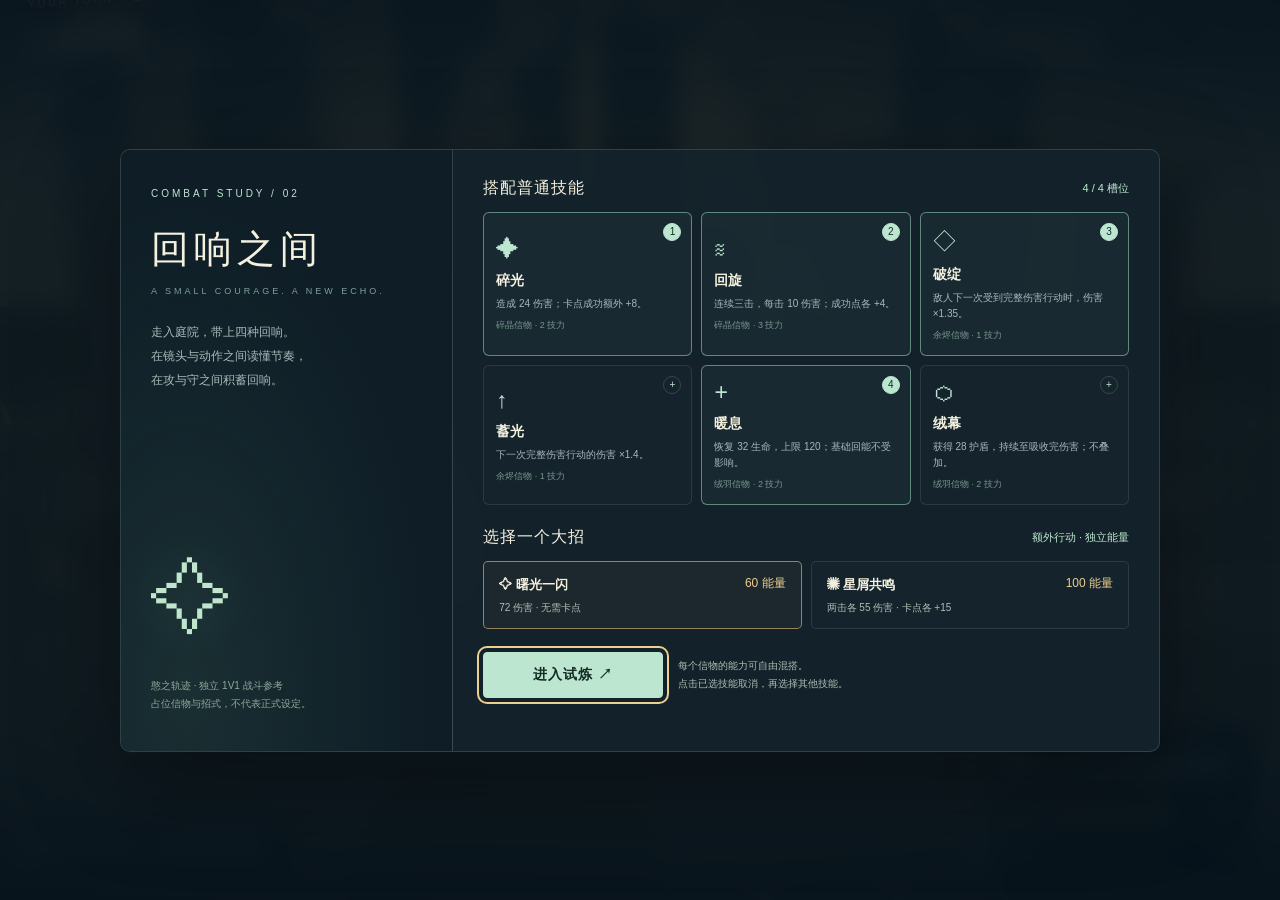
<file: prototypes/hanser-duel/index.html>
<!doctype html>
<html lang="zh-CN">
<head>
<meta charset="utf-8"><meta name="viewport" content="width=device-width, initial-scale=1">
<meta name="theme-color" content="#142b2e"><link rel="icon" href="data:,">
<title>憨之轨迹 · 回响之间 / 2.5D</title>
<style>
:root{color-scheme:dark;--mint:#bce6cf;--gold:#edcf90;--red:#ff9585;--paper:#f4f1df;--muted:#b0bdb4;--line:#ffffff28;font-family:"Segoe UI","Microsoft YaHei",sans-serif}
*{box-sizing:border-box}body{margin:0;background:#172b2e;color:var(--paper)}button{font:inherit;color:inherit;cursor:pointer}button:disabled{opacity:.4;cursor:not-allowed}button:focus-visible{outline:2px solid var(--gold);outline-offset:4px}[hidden]{display:none!important}h1,h2,h3,p{margin:0}small{display:block}kbd{display:inline-grid;place-items:center;font:11px "Segoe UI",sans-serif;border:1px solid #d3e3ce70;border-radius:50%;width:25px;height:25px;color:var(--paper);flex-shrink:0}
.app{position:relative;height:100dvh;min-height:640px;isolation:isolate;overflow:hidden;background:#273e40}#battle-surface{position:absolute;inset:0}#world{position:absolute;inset:0;width:100%;height:100%;pointer-events:none}
.vignette{position:absolute;inset:0;pointer-events:none;background:linear-gradient(#04191c77,transparent 20%,transparent 78%,#04191caa),radial-gradient(ellipse at 50% 45%,transparent 40%,#09252a66)}
.hud-top{position:absolute;left:30px;right:30px;top:24px;display:flex;align-items:start;justify-content:space-between;z-index:10}.brand{font-size:17px;letter-spacing:4px;font-weight:650;text-shadow:0 2px 6px #000}.brand small{font-size:9px;letter-spacing:3px;color:#c0d2c1;margin-top:5px}.top-actions{display:flex;gap:8px;align-items:center}.build-label{font-size:10px;letter-spacing:2px;color:#d3dbbf;margin-right:10px}.quiet{padding:8px 13px;border:1px solid #bdcfb94a;background:#102628b3;font-size:12px;border-radius:3px}.quiet:hover{background:#3c5550}.order{position:absolute;top:91px;left:30px;max-width:calc(100% - 60px);display:flex;align-items:center;gap:12px;z-index:9}.order-label{font-size:9px;letter-spacing:2px;color:#bccdbf;white-space:nowrap}.order-track{display:flex;gap:6px;align-items:center;overflow:hidden}.order-chip{font-size:10px;white-space:nowrap;padding:6px 10px;background:#122e31a6;border:1px solid #c5d8c427;transform:skew(-8deg);color:#d2dbcf}.order-chip.current{border-color:var(--mint);color:var(--mint);background:#2b5146c9}.order-chip.ultimate{border-color:var(--gold);color:var(--gold)}.order-chip.enemy{color:#ecc3ad}.order-arrow{color:#e0e2b85a;font-size:10px}
.scene-label{position:absolute;left:30px;top:147px;color:#d2d9bd80;font-size:10px;letter-spacing:4px;pointer-events:none}.shot-label{position:absolute;left:30px;bottom:88px;font-size:10px;letter-spacing:2px;color:#c3d1bc99;pointer-events:none}
.enemy-health{position:absolute;z-index:4;width:175px;text-align:center;pointer-events:none;transform:translate(-50%,-100%);text-shadow:0 2px 5px #000}.enemy-health strong{font-size:13px;letter-spacing:2px}.enemy-health small{font-size:10px;color:#e8c7b8;margin:5px 0}.hp-rail{height:4px;background:#0006;transform:skew(-20deg)}.hp-fill{height:100%;background:var(--mint);transition:width .15s}.enemy-health .hp-fill{background:#e3b092}.statuses{display:flex;gap:5px;margin-top:9px;flex-wrap:wrap}.enemy-health .statuses{justify-content:center}.status{font-size:10px;border:1px solid #dcdfaf55;padding:3px 7px;background:#173637bb;color:var(--gold);border-radius:2px}
.player-hud{position:absolute;bottom:25px;right:30px;z-index:10;width:270px;background:linear-gradient(110deg,#132c2ba8,#0c2226db);border-left:2px solid var(--mint);padding:14px 17px;box-shadow:0 10px 30px #0002}.player-heading{display:flex;justify-content:space-between;margin-bottom:8px;font-size:14px}.player-heading span{font-size:12px;color:#d0e1cd}.resource-row{display:flex;align-items:center;gap:8px;margin-top:10px;font-size:10px;color:var(--muted)}.tp{display:flex;gap:4px;align-items:center}.tp i{width:13px;height:7px;transform:skew(-22deg);background:#ffffff20}.tp i.on{background:var(--mint)}.tp b{margin-left:5px;font-weight:400;color:var(--paper)}.energy{height:3px;flex:1;background:#ffffff1a}.energy-fill{height:100%;background:var(--gold)}.energy-value{color:var(--gold);width:52px;text-align:right}.ult-shortcut{display:flex;justify-content:space-between;align-items:center;width:100%;padding:7px 0 0;margin-top:6px;border:0;border-top:1px solid #ffffff16;background:transparent;font-size:11px;color:var(--gold)}.ult-shortcut kbd{width:19px;height:19px;font-size:9px}.ult-shortcut.ready{color:#ffe9b4;text-shadow:0 0 10px #ffd16b77}.ult-shortcut:disabled{opacity:.55}.ult-shortcut:hover:not(:disabled){color:white}
.battle-menu{position:absolute;width:285px;z-index:15;transform:rotate(-4deg);transform-origin:left center;filter:drop-shadow(0 6px 15px #0003)}.menu-kicker{font-size:10px;letter-spacing:3px;color:var(--gold);margin:0 0 12px 30px;text-shadow:0 2px 4px #000}.menu-options{display:flex;flex-direction:column;gap:9px}.ribbon{position:relative;border:0;border-left:2px solid #d0d2a37a;background:linear-gradient(100deg,#102a2ce8,#0e2529db);text-align:left;padding:12px 18px 12px 14px;min-height:51px;width:100%;display:flex;align-items:center;gap:13px;clip-path:polygon(1% 7%,96% 0,100% 80%,96% 97%,0 100%);transition:background .12s,translate .12s;color:#f1efd9}.ribbon:nth-child(2){margin-left:9px}.ribbon:nth-child(3){margin-left:18px}.ribbon:nth-child(4){margin-left:27px}.ribbon.selected{background:linear-gradient(100deg,#d7dfbc,#adc5ae);color:#183833;border-left-color:#fff5c6;translate:7px 0;box-shadow:0 0 20px #f4e7ae22}.ribbon.selected kbd{border-color:#43675788;color:#244a3d}.ribbon:hover:not(:disabled){background:#385f51}.ribbon.selected:hover{background:#d7dfbc}.ribbon strong{font-size:18px;font-weight:500;letter-spacing:2px}.ribbon small{font-size:10px;margin-top:5px;line-height:1.65;color:#bac9b9}.ribbon.selected small{color:#426356}.ribbon .menu-copy{flex:1}.ribbon .cost{font-size:10px;color:var(--gold);align-self:start;margin-top:7px;white-space:nowrap}.ribbon.selected .cost{color:#375c4d}.menu-footer{margin:15px 0 0 29px;display:flex;align-items:center;gap:12px;font-size:10px;color:#d5ddbf}.back-button{background:#0d292ac9;border:1px solid #d9dfc655;padding:6px 12px;border-radius:2px;font-size:11px;color:var(--paper)}.menu-help{font-size:9px;line-height:1.5;opacity:.8}.battle-menu.submenu{width:365px;transform:rotate(-3deg)}.submenu .ribbon{min-height:67px;padding-top:10px;padding-bottom:10px}.submenu .ribbon strong{font-size:16px}.submenu .ribbon small{max-width:260px}.submenu .ribbon:not(.selected) small{display:none}
.target-card{position:absolute;left:30px;top:150px;z-index:15;width:300px;background:linear-gradient(120deg,#11292de8,#102a2bb8);border-top:2px solid var(--gold);padding:20px 22px;clip-path:polygon(0 0,96% 0,100% 5%,100% 95%,4% 100%,0 96%)}.target-card small{font-size:10px;color:var(--gold);letter-spacing:3px;margin-bottom:11px}.target-card h2{font-size:25px;letter-spacing:3px;margin-bottom:12px;font-weight:500}.target-card p{color:#cfdbc8;font-size:12px;line-height:1.9}.target-card .target-meta{font-size:11px;color:var(--mint);margin-top:12px}.target-actions{display:flex;gap:10px;margin-top:20px}.target-actions button{flex:1;min-height:38px;border:1px solid #d2dcb377;background:#1f473e;color:var(--paper);font-size:12px}.target-actions button:first-child{background:var(--mint);color:#143529}.target-actions button:hover{filter:brightness(1.15)}
.target-hit{position:absolute;z-index:8;border:0;background:transparent;color:var(--gold);cursor:crosshair;min-width:90px;min-height:100px}.target-hit:before,.target-hit:after{content:'';position:absolute;top:7px;bottom:7px;width:20%;border-top:2px solid var(--gold);border-bottom:2px solid var(--gold);opacity:.8}.target-hit:before{left:0;border-left:2px solid var(--gold)}.target-hit:after{right:0;border-right:2px solid var(--gold)}.target-hit span{position:absolute;left:0;right:0;bottom:-24px;font-size:11px;letter-spacing:2px;text-shadow:0 2px 4px #000}.target-hit:hover{background:#d9dda70b}
.action-caption{position:absolute;top:145px;left:35%;right:15%;z-index:6;pointer-events:none;text-align:center;text-shadow:0 3px 10px #051e20}.action-caption small{font-size:10px;color:var(--gold);letter-spacing:4px;margin-bottom:9px}.action-caption h2{font-size:27px;letter-spacing:5px;font-weight:500}.action-caption p{margin-top:8px;font-size:11px;color:#e2ddc2}
.qte{position:absolute;z-index:18;width:275px;transform:translate(-50%,-50%);text-align:center;filter:drop-shadow(0 3px 9px #041a20);pointer-events:none}.qte-title{font-size:12px;color:#fff1cd;letter-spacing:1px;margin-bottom:22px;background:linear-gradient(90deg,transparent,#102d2ac9,transparent);padding:6px}.cue-row{display:flex;justify-content:center;gap:35px}.cue-wrap{position:relative;width:85px;height:85px;display:grid;place-items:center}.cue-wrap svg{position:absolute;inset:-27px;width:139px;height:139px;pointer-events:none;overflow:visible}.cue-wrap .target-ring{fill:none;stroke:#f2e8b777;stroke-width:1;stroke-dasharray:3 5}.cue-wrap .moving-ring{fill:none;stroke:#dfd8b9;stroke-width:2}.cue-wrap.ready .moving-ring{stroke:var(--mint);stroke-width:4;filter:drop-shadow(0 0 7px #c6ffd9)}.cue-wrap.precise .moving-ring{stroke:var(--gold)}.cue-wrap.red .moving-ring{stroke:var(--red)}.cue-button{pointer-events:auto;position:relative;width:63px;height:63px;transform:rotate(45deg);border:1px solid #e3dfb688;background:#122e2ce8;box-shadow:0 0 0 5px #152e2e55;display:grid;place-items:center;transition:background .1s}.cue-button span{display:flex;flex-direction:column;align-items:center;transform:rotate(-45deg);font-size:23px;font-family:Georgia,"Microsoft YaHei",serif;color:#e6edcb}.cue-button small{font-family:"Segoe UI","Microsoft YaHei",sans-serif;font-size:9px;margin-top:2px}.cue-button:hover:not(:disabled){background:#2d6253;border-color:white}.cue-button:disabled{opacity:.5}.cue-status{height:18px;margin-top:24px;font-size:11px;color:#ece6c9;letter-spacing:1px}.qte .beat-dots{display:flex;justify-content:center;gap:8px;margin-top:10px}.beat{width:5px;height:5px;border:1px solid #f3e8c1;transform:rotate(45deg)}.beat.done{background:var(--mint)}.beat.fail{background:var(--red)}.beat.active{box-shadow:0 0 8px white}.hit-float{position:absolute;z-index:16;pointer-events:none;transform:translate(-50%,-50%);text-align:center;font:italic 600 42px Georgia,serif;text-shadow:0 3px 8px #000}.hit-float small{font:11px "Microsoft YaHei",sans-serif;letter-spacing:2px;margin-top:4px}.toast{position:absolute;bottom:34px;left:30px;max-width:calc(100% - 360px);font-size:11px;line-height:1.8;color:#e5e7ca;background:#0b272d99;padding:8px 12px;border-left:2px solid #d4d8ac;pointer-events:none;z-index:10}.sr-only{position:absolute;width:1px;height:1px;overflow:hidden;clip:rect(0,0,0,0)}
  .overlay{position:absolute;inset:0;z-index:30;background:#07111ad9;backdrop-filter:blur(12px);display:flex;align-items:center;justify-content:center;padding:28px;overflow:auto}.setup-card{max-width:1040px;width:100%;display:grid;grid-template-columns:32% 1fr;border:1px solid #a8e7ce2a;border-radius:10px;overflow:hidden;background:#14232cf5;box-shadow:0 30px 100px #0006}.intro{padding:38px 30px;background:radial-gradient(ellipse at 20% 90%,#3c635742,transparent 65%),#0e1d26;border-right:1px solid var(--line);display:flex;flex-direction:column;align-items:start}.eyebrow{color:var(--mint);font-size:10px;letter-spacing:3px}.intro h1{font-size:38px;letter-spacing:5px;font-weight:500;line-height:1.5;margin-top:22px}.intro .english{font-size:9px;color:#809e9e;letter-spacing:3px;margin-top:8px}.intro p{font-size:12px;color:#a6bbb9;line-height:2;margin-top:24px}.intro-symbol{font-size:82px;line-height:1.3;color:#bfe6cd;margin-top:auto;filter:drop-shadow(0 0 25px #a8e7ce33)}.intro .footnote{font-size:10px;line-height:1.8;color:#6e918d;margin-top:22px}.setup-content{padding:28px 30px}.section-label{display:flex;align-items:center;justify-content:space-between;margin-bottom:13px}.section-label h2{font-size:16px;font-weight:500;letter-spacing:1px}.section-label span{font-size:11px;color:var(--mint)}.candidates{display:grid;grid-template-columns:repeat(3,1fr);gap:9px}.candidate{position:relative;background:#ffffff03;border:1px solid #ffffff19;border-radius:6px;text-align:left;padding:13px 12px;min-height:132px}.candidate.selected{border-color:#a8e7ce80;background:#a8e7ce0b}.candidate .pick{position:absolute;right:10px;top:10px;color:var(--mint);font-size:10px;width:18px;height:18px;border-radius:50%;display:grid;place-items:center;border:1px solid #ffffff25}.candidate.selected .pick{background:var(--mint);color:#132c27;border-color:var(--mint)}.candidate .skill-icon{display:block;margin-bottom:8px}.candidate strong{font-size:14px}.candidate small{font-size:10px;line-height:1.6;color:#a6b8bc;margin-top:6px}.candidate .origin{color:#78978f;font-size:9px;margin-top:7px}.ult-options{display:grid;grid-template-columns:1fr 1fr;gap:9px;margin-top:12px}.ult-option{border:1px solid #ffffff1a;background:#ffffff03;border-radius:5px;text-align:left;padding:13px 15px}.ult-option.selected{border-color:#e7c27c99;background:#e7c27c0b}.ult-option strong{font-size:13px}.ult-option b{float:right;font-size:12px;color:var(--gold);font-weight:500}.ult-option small{font-size:10px;color:var(--muted);margin-top:7px}.ult-label{margin-top:22px}.start-row{display:flex;gap:15px;align-items:center;margin-top:23px}.primary{border:1px solid var(--mint);background:var(--mint);color:#122b25;border-radius:4px;font-weight:650;padding:13px 24px;font-size:14px;letter-spacing:1px}.primary:hover:not(:disabled){background:#c8f6e3;color:#122b25}.start-row .primary{min-width:180px}.setup-tip{font-size:10px;color:var(--muted);line-height:1.8}.setup-error{font-size:11px;min-height:15px;margin-top:10px;color:var(--gold)}.modal{max-width:460px;width:100%;padding:37px;text-align:center;background:#162832;border:1px solid #a8e7ce44;border-radius:9px;box-shadow:0 25px 80px #0007}.modal h2{font-size:30px;letter-spacing:4px;font-weight:500;margin:15px 0}.modal p{font-size:12px;color:var(--muted);line-height:1.9}.modal .primary{margin-top:24px}.result-icon{font-size:58px;color:var(--gold)}.result-stats{display:grid;grid-template-columns:repeat(3,1fr);gap:14px;border-top:1px solid var(--line);border-bottom:1px solid var(--line);padding:20px 0;margin:25px 0}.result-stats b{font-size:22px;color:var(--mint);display:block;margin-bottom:6px}.result-stats span{font-size:10px;color:var(--muted)}.result-actions{display:flex;gap:10px;justify-content:center}.result-actions .primary{margin:0}.help-grid{display:grid;grid-template-columns:90px 1fr;text-align:left;gap:14px;margin:24px 0;color:var(--muted);font-size:12px;line-height:1.7}.help-grid b{color:var(--paper);font-weight:500}.help-modal{max-width:530px}.sr-only{position:absolute;width:1px;height:1px;padding:0;overflow:hidden;clip:rect(0,0,0,0);white-space:nowrap;border:0}

.overlay{z-index:40}.primary{border:1px solid var(--mint);background:var(--mint);color:#122b25;border-radius:4px;font-weight:650;padding:13px 24px;font-size:14px;letter-spacing:1px}.primary:hover:not(:disabled){background:#e2f4d5}.skill-icon{font-size:23px;color:var(--mint)}.eyebrow{color:var(--mint);font-size:10px;letter-spacing:3px}.intro .footnote{font-size:10px;line-height:1.8;color:#8da99c}.help-grid kbd{width:auto;min-width:21px;height:22px;padding:0 5px;border-radius:3px}
@media(max-width:900px){.hud-top{left:20px;right:20px;top:18px}.order{left:20px;top:77px;max-width:calc(100% - 40px)}.build-label{display:none}.scene-label{left:20px;top:123px}.player-hud{right:20px;bottom:20px;width:225px;padding:12px}.battle-menu{width:235px}.battle-menu.submenu{width:300px}.ribbon strong{font-size:16px}.submenu .ribbon strong{font-size:14px}.ribbon small{font-size:9px}.ribbon{padding:10px 13px;gap:10px}.ribbon:nth-child(n){margin-left:0}.target-card{left:20px;top:130px;width:245px;padding:17px}.target-card h2{font-size:20px}.target-card p{font-size:11px}.action-caption{left:27%;right:6%;top:126px}.toast{left:20px;bottom:22px;max-width:calc(100% - 270px)}.shot-label{left:20px;bottom:85px;font-size:9px}.setup-card{grid-template-columns:27% 1fr}.intro{padding:27px 20px}.intro h1{font-size:30px}.setup-content{padding:24px}}
@media(max-width:650px){.app{min-height:760px}.hud-top{left:16px;right:16px}.brand{font-size:14px;letter-spacing:2px}.brand small{font-size:8px}.quiet{padding:7px 9px;font-size:10px}.order{left:16px;top:75px;max-width:calc(100% - 32px);gap:8px}.order-chip{font-size:9px;padding:5px 8px}.order-label{font-size:8px}.scene-label{display:none}.player-hud{right:16px;bottom:16px;width:210px;padding:10px 12px}.player-heading{font-size:12px}.resource-row{margin-top:7px}.battle-menu{width:210px}.battle-menu.submenu{width:260px}.ribbon{min-height:47px;padding:9px 10px;gap:9px}.ribbon strong{font-size:14px}.ribbon kbd{width:22px;height:22px;font-size:10px}.submenu .ribbon{min-height:61px}.submenu .ribbon small{font-size:9px}.menu-footer{margin-left:10px;gap:6px}.menu-help{font-size:8px}.menu-kicker{margin-left:10px;font-size:9px}.target-card{left:16px;top:116px;width:220px;padding:14px}.target-card h2{font-size:18px}.target-card p{font-size:10px}.target-actions{gap:6px}.target-actions button{font-size:11px}.enemy-health{width:140px}.enemy-health strong{font-size:11px}.action-caption{top:122px;left:16%;right:8%}.action-caption h2{font-size:22px}.action-caption p{font-size:10px}.action-caption small{font-size:9px}.qte{width:245px}.cue-row{gap:27px}.cue-status{font-size:10px}.toast{left:16px;bottom:21px;max-width:calc(100% - 245px);font-size:9px;padding:5px 7px}.shot-label{left:16px;bottom:82px;max-width:130px;line-height:1.8}.overlay{padding:14px;align-items:flex-start}.setup-card{display:block;margin:auto 0}.intro{display:block;padding:18px;border-right:0;border-bottom:1px solid var(--line)}.intro h1{font-size:25px;line-height:1.3;margin-top:7px}.intro p{margin-top:9px;font-size:11px;line-height:1.7}.intro-symbol,.intro .footnote,.intro .english{display:none}.setup-content{padding:18px}.candidates{gap:7px}.candidate{min-height:130px;padding:9px}.candidate strong{font-size:12px}.candidate small{font-size:9px}.candidate .origin{font-size:8px}.ult-option{padding:10px}.ult-option strong{font-size:11px}.ult-option b{font-size:10px}.start-row .primary{min-width:140px;padding:12px}.setup-tip{font-size:9px}.modal{margin:auto 0;padding:25px}.help-grid{grid-template-columns:70px 1fr;gap:12px;font-size:11px}}
@media(prefers-reduced-motion:reduce){.ribbon,.hp-fill{transition:none}}
</style>
</head>
<body>
<main id="app" class="app">
<div id="battle-surface">
<canvas id="world" aria-label="带透视与动态镜头的残响庭院战场"></canvas><div class="vignette"></div>
<header class="hud-top"><div class="brand">✧ 憨之轨迹<small>TRAILS OF HANSER / 回响之间</small></div><div class="top-actions"><span class="build-label">2.5D COMBAT STUDY</span><button id="help-button" class="quiet">操作说明</button><button id="pause-button" class="quiet" disabled>暂停</button></div></header>
<div class="order"><span class="order-label">行动顺序</span><div id="order-track" class="order-track"></div></div>
<div class="scene-label">残响庭院 / THE ECHO COURT</div><div id="shot-label" class="shot-label">斜后方 / 待机镜头</div>
<div id="enemy-health" class="enemy-health"><strong>试炼残影</strong><small id="enemy-hp-text">260 / 260</small><div class="hp-rail"><div id="enemy-hp-fill" class="hp-fill" style="width:100%"></div></div><div id="enemy-status" class="statuses"></div></div>
<aside class="player-hud" aria-label="毛怪状态"><div class="player-heading"><strong>毛怪</strong><span id="player-hp-text">120 / 120</span></div><div class="hp-rail"><div id="player-hp-fill" class="hp-fill" style="width:100%"></div></div><div class="resource-row"><span>技力</span><div id="tp" class="tp"></div></div><div class="resource-row"><span>大招能量</span><div class="energy"><div id="energy-fill" class="energy-fill"></div></div><span id="energy-value" class="energy-value">0 / 60</span></div><button id="ult-shortcut" class="ult-shortcut" disabled><span id="ult-label">曙光一闪</span><kbd>R</kbd></button><div id="player-status" class="statuses"></div></aside>
<nav id="battle-menu" class="battle-menu" aria-label="角色旁行动菜单"><div id="menu-kicker" class="menu-kicker">YOUR TURN / 选择行动</div><div id="menu-options" class="menu-options"></div><div class="menu-footer"><button id="menu-back" class="back-button" hidden>返回</button><span id="menu-help" class="menu-help">↑ ↓ 选择 · Enter 确认<br>也可直接点击菜单</span></div></nav>
<section id="target-card" class="target-card" aria-label="目标确认" hidden><small id="target-kicker">SELECT TARGET</small><h2 id="target-title"></h2><p id="target-desc"></p><div id="target-meta" class="target-meta"></div><div class="target-actions"><button id="confirm-target">确认施放 ↗</button><button id="cancel-target">返回 Esc</button></div></section>
<button id="target-hit" class="target-hit" aria-label="点击目标确认施放" hidden><span>点击确认 ◇</span></button>
<div id="action-caption" class="action-caption" hidden><small id="action-eyebrow"></small><h2 id="action-title"></h2><p id="action-subtitle"></p></div>
<div id="qte" class="qte" hidden><div id="qte-title" class="qte-title"></div><div class="cue-row">
<div id="dodge-wrap" class="cue-wrap"><svg viewBox="0 0 140 140" aria-hidden="true"><circle class="target-ring" cx="70" cy="70" r="43"/><circle class="moving-ring" cx="70" cy="70" r="65"/></svg><button id="dodge-button" class="cue-button" aria-label="闪避 J"><span>J<small>闪避</small></span></button></div>
<div id="parry-wrap" class="cue-wrap"><svg viewBox="0 0 140 140" aria-hidden="true"><circle class="target-ring" cx="70" cy="70" r="43"/><circle class="moving-ring" cx="70" cy="70" r="65"/></svg><button id="parry-button" class="cue-button" aria-label="精准格挡 K"><span>K<small>格挡</small></span></button></div>
<div id="timing-wrap" class="cue-wrap"><svg viewBox="0 0 140 140" aria-hidden="true"><circle class="target-ring" cx="70" cy="70" r="43"/><circle class="moving-ring" cx="70" cy="70" r="65"/></svg><button id="timing-button" class="cue-button" aria-label="共鸣卡点 空格"><span>␣<small>共鸣</small></span></button></div>
</div><div id="cue-status" class="cue-status"></div><div id="beat-dots" class="beat-dots"></div><div id="qte-meter" class="sr-only" role="progressbar" aria-label="当前这一击的节奏进度" aria-valuemin="0" aria-valuemax="100" aria-valuenow="0"></div></div>
<div id="hit-float" class="hit-float" hidden></div><div id="toast" class="toast">在角色身旁选择行动。鼠标与键盘可随时混用。</div>
</div>
  <section id="setup" class="overlay" role="dialog" aria-modal="true" aria-labelledby="setup-title"><div class="setup-card"><div class="intro"><div class="eyebrow">COMBAT STUDY / 02</div><h1 id="setup-title">回响之间</h1><div class="english">A SMALL COURAGE. A NEW ECHO.</div><p>走入庭院，带上四种回响。<br>在镜头与动作之间读懂节奏，<br>在攻与守之间积蓄回响。</p><div class="intro-symbol">✧</div><div class="footnote">憨之轨迹 · 独立 1V1 战斗参考<br>占位信物与招式，不代表正式设定。</div></div><div class="setup-content"><div class="section-label"><h2>搭配普通技能</h2><span id="selected-count">4 / 4 槽位</span></div><div id="candidates" class="candidates"></div><div class="section-label ult-label"><h2>选择一个大招</h2><span>额外行动 · 独立能量</span></div><div id="ult-options" class="ult-options"></div><div class="start-row"><button id="start" class="primary">进入试炼 <span aria-hidden="true">↗</span></button><div class="setup-tip">每个信物的能力可自由混搭。<br>点击已选技能取消，再选择其他技能。</div></div><div id="setup-error" class="setup-error" role="status"></div></div></div></section>
  <section id="pause-overlay" class="overlay" role="dialog" aria-modal="true" aria-labelledby="pause-title" hidden><div class="modal"><div class="eyebrow">TAKE A BREATH</div><h2 id="pause-title">稍作停留</h2><p id="pause-reason">战斗时钟已暂停，当前判定窗口保留。</p><button id="resume" class="primary">继续战斗</button></div></section>
  <section id="help-overlay" class="overlay" role="dialog" aria-modal="true" aria-labelledby="help-title" hidden><div class="modal help-modal"><div class="eyebrow">FIELD GUIDE</div><h2 id="help-title">读懂回响</h2><div class="help-grid"><b>菜单</b><span>点击角色旁的指令，或用 ↑ ↓ / W S 选择、Enter 确认。1 / 2 / 3 / 4 可选当前列表对应项。</span><b>目标</b><span>选择招式后预览目标。点击角色、确认按钮，或按 Enter 施放。点击返回或 Esc 可取消，不扣费。</span><b>卡点</b><span>动作附近的光圈收向内环时，点击“共鸣”或按空格。漏按保留基础效果。</span><b>应对</b><span>点击闪避 / 格挡，或按 J / K。闪避较宽容，格挡要求更精确；红光无法格挡。每击独立、只接收一次选择。</span><b>大招</b><span>选招阶段可预览并确认大招；动作期间点击右下大招入口或按 R 预约，整组动作结束后插入。</span><b>暂停</b><span>主菜单或动作期间按 Esc，或点击右上暂停。子菜单 Esc 为返回。系统失焦时暂停，点击继续或 Esc 恢复。</span></div><p>鼠标和键盘均可独立完成全部流程，也可随时混用。长按不会自动应对后续攻击。</p><button id="close-help" class="primary">明白了</button></div></section>
  <section id="result-overlay" class="overlay" role="dialog" aria-modal="true" aria-labelledby="result-title" hidden><div class="modal"><div id="result-icon" class="result-icon">✧</div><div id="result-eyebrow" class="eyebrow">TRIAL COMPLETE</div><h2 id="result-title">回响未息</h2><p id="result-copy"></p><div id="result-stats" class="result-stats"></div><div class="result-actions"><button id="retry" class="primary">原搭配重试</button><button id="reconfigure" class="quiet">重新搭配</button></div><p style="margin-top:20px;font-size:10px">重试只用于本次原型验证，不代表正式关卡规则。</p></div></section>
  <div id="announcer" class="sr-only" aria-live="polite"></div>
</main>

<script id="duel-core">
'use strict';
(() => {
  const DEFAULTS = Object.freeze({ playerHP: 120, enemyHP: 260, playerSpeed: 110, enemySpeed: 100,
    maxTP: 6, initialTP: 3, attackTP: 2, parryTP: 1, attackEnergy: 8, skillEnergy: 12,
    timingEnergy: 4, dodgeWindow: 280, parryWindow: 110, timingWindow: 160,
    itemCount: 3, itemHeal: 45, enemyPattern: ['single', 'combo', 'red', 'mixed'] });
  const SKILLS = Object.freeze({
    strike: { name: '碎光', source: '碎晶信物', icon: '✦', cost: 2, type: 'attack', damage: [24], bonus: 8, timing: true, desc: '造成 24 伤害；卡点成功额外 +8。', tag: '单击 · 可选卡点' },
    flurry: { name: '回旋', source: '碎晶信物', icon: '≋', cost: 3, type: 'attack', damage: [10, 10, 10], bonus: 4, timing: true, desc: '连续三击，每击 10 伤害；成功点各 +4。', tag: '三连击 · 可选卡点' },
    expose: { name: '破绽', source: '余烬信物', icon: '◇', cost: 1, type: 'expose', timing: false, desc: '敌人下一次受到完整伤害行动时，伤害 ×1.35。', tag: '易伤 · 无需卡点' },
    empower: { name: '蓄光', source: '余烬信物', icon: '↑', cost: 1, type: 'empower', timing: false, desc: '下一次完整伤害行动的伤害 ×1.4。', tag: '强化 · 无需卡点' },
    heal: { name: '暖息', source: '绒羽信物', icon: '+', cost: 2, type: 'heal', amount: 32, timing: false, desc: '恢复 32 生命，上限 120；基础回能不受影响。', tag: '治疗 · 无需卡点' },
    ward: { name: '绒幕', source: '绒羽信物', icon: '⬡', cost: 2, type: 'ward', amount: 28, timing: false, desc: '获得 28 护盾，持续至吸收完伤害；不叠加。', tag: '护盾 · 无需卡点' }
  });
  const ULTS = Object.freeze({
    surge: { name: '曙光一闪', cost: 60, damage: [72], bonus: 0, timing: false, icon: '✧', desc: '72 伤害 · 无需卡点', type: 'attack' },
    nova: { name: '星屑共鸣', cost: 100, damage: [55, 55], bonus: 15, timing: true, icon: '✺', desc: '两击各 55 伤害 · 卡点各 +15', type: 'attack' }
  });
  const ENEMY_MOVES = Object.freeze({
    single: { name: '沉刃', damage: [18], red: [false], spacing: 900, windup: 1400 },
    combo: { name: '三叠斩', damage: [11, 11, 11], red: [false, false, false], spacing: 1000, windup: 1400 },
    red: { name: '赤芒突袭', damage: [24], red: [true], spacing: 900, windup: 1650 },
    mixed: { name: '三叠斩 · 赤芒', damage: [11, 14, 11], red: [false, true, false], spacing: 1000, windup: 1400 }
  });
  class Duel {
    constructor(options = {}) {
      this.config = { ...DEFAULTS, ...options };
      for (const key of Object.keys(DEFAULTS).filter(k => k !== 'enemyPattern')) {
        if (!Number.isFinite(this.config[key]) || this.config[key] < 0) throw new Error('无效参数：' + key);
      }
      if (!this.config.playerSpeed || !this.config.enemySpeed || !this.config.playerHP || !this.config.enemyHP) throw new Error('生命与速度必须大于 0');
      if (!Array.isArray(this.config.enemyPattern) || !this.config.enemyPattern.length || this.config.enemyPattern.some(k => !ENEMY_MOVES[k])) throw new Error('无效的敌人招式');
      this.loadout = [...(options.loadout || ['strike', 'flurry', 'expose', 'heal'])];
      if (this.loadout.length !== 4 || new Set(this.loadout).size !== 4 || this.loadout.some(id => !SKILLS[id])) throw new Error('请选择四个不同的普通技能');
      this.ultimate = options.ultimate || 'surge';
      if (!ULTS[this.ultimate]) throw new Error('请选择一个大招');
      this.player = { hp: this.config.playerHP, maxHP: this.config.playerHP };
      this.enemy = { hp: this.config.enemyHP, maxHP: this.config.enemyHP };
      this.tp = Math.min(this.config.maxTP, this.config.initialTP);
      this.energy = 0; this.items = this.config.itemCount; this.shield = 0;
      this.exposed = false; this.empowered = false; this.pendingUltimate = false;
      this.interval = { player: 1000 / this.config.playerSpeed, enemy: 1000 / this.config.enemySpeed };
      this.due = { ...this.interval }; this.now = 0; this.paused = false;
      this.mode = 'choose'; this.result = null; this.action = null; this.sequence = 0; this.enemyTurns = 0;
      this.events = []; this.eventId = 0; this.stats = { actions: 0, dodges: 0, parries: 0, timings: 0, damage: 0, ultimates: 0 };
      this._nextNormal();
    }
    _emit(kind, text, value = 0, target = '') {
      this.events.push({ id: ++this.eventId, at: this.now, kind, text, value, target });
      if (this.events.length > 24) this.events.shift();
    }
    forecast(count = 7) {
      const due = { ...this.due }, list = [];
      for (let i = 0; i < count; i++) {
        const actor = due.player <= due.enemy + 1e-9 ? 'player' : 'enemy';
        list.push({ actor, at: due[actor] }); due[actor] += this.interval[actor];
      }
      return list;
    }
    _nextNormal() {
      if (this.result) return;
      if (this.due.player <= this.due.enemy + 1e-9) { this.mode = 'choose'; this.action = null; }
      else {
        const key = this.config.enemyPattern[this.enemyTurns % this.config.enemyPattern.length];
        this._begin('enemy', 'enemy', key, ENEMY_MOVES[key]);
      }
    }
    act(kind, id) {
      if (this.paused || this.mode !== 'choose' || this.result) return false;
      let spec;
      if (kind === 'attack') spec = { name: '绒团冲撞', type: 'attack', damage: [14], timing: false };
      else if (kind === 'skill') {
        spec = SKILLS[id];
        if (!this.loadout.includes(id) || !spec || this.tp < spec.cost) return false;
        this.tp -= spec.cost;
      } else if (kind === 'item') {
        if (this.items <= 0 || this.player.hp >= this.player.maxHP) return false;
        this.items--; spec = { name: '暖光药剂', type: 'heal', amount: this.config.itemHeal, timing: false };
      } else return false;
      this._begin('player', kind, id || kind, spec); return true;
    }
    _begin(actor, kind, key, spec) {
      let multiplier = 1;
      if (actor === 'player' && spec.damage) {
        multiplier = (this.exposed ? 1.35 : 1) * (this.empowered ? 1.4 : 1);
        this.exposed = false; this.empowered = false;
      }
      const windup = actor === 'enemy' ? spec.windup : (kind === 'ultimate' ? 1700 : spec.timing ? 1200 : 750);
      const spacing = actor === 'enemy' ? spec.spacing : 850;
      const hits = (spec.damage || [0]).map((damage, i) => ({ at: this.now + windup + i * spacing,
        open: this.now + (i ? windup + (i - 1) * spacing + 220 : 0), damage,
        red: !!spec.red?.[i], attempted: false, success: false, response: '', done: false }));
      this.mode = 'action';
      this.action = { id: ++this.sequence, actor, kind, key, spec, multiplier, started: this.now, hits, end: hits.at(-1).at + 600 };
      this._emit('action', spec.name, 0, actor);
    }
    requestUltimate() {
      if (this.paused || this.result || this.pendingUltimate || this.action?.kind === 'ultimate' || this.energy < ULTS[this.ultimate].cost) return false;
      this.pendingUltimate = true;
      this._emit('queue', '大招已预约 · 当前完整行动结束后释放');
      if (this.mode === 'choose') this._startUltimate();
      return true;
    }
    _startUltimate() {
      this.pendingUltimate = false;
      if (this.result || this.energy < ULTS[this.ultimate].cost) return false;
      this.energy -= ULTS[this.ultimate].cost; this.stats.ultimates++;
      this._begin('player', 'ultimate', this.ultimate, ULTS[this.ultimate]); return true;
    }
    input(kind) {
      if (this.paused || this.result || this.mode !== 'action') return false;
      const a = this.action, h = a.hits.find(h => !h.done);
      if (!h || h.attempted || this.now < h.open || this.now > h.at) return false;
      const enemy = a.actor === 'enemy';
      if (enemy ? !['dodge', 'parry'].includes(kind) : (kind !== 'timing' || !a.spec.timing)) return false;
      h.attempted = true; h.response = kind;
      const window = kind === 'dodge' ? this.config.dodgeWindow : kind === 'parry' ? this.config.parryWindow : this.config.timingWindow;
      h.success = h.at - this.now <= window && !(h.red && kind === 'parry');
      this._emit('input', h.success ? '时机命中' : h.red && kind === 'parry' ? '红光无法格挡' : '过早 · 下一击仍可应对', 0, enemy ? 'player' : 'enemy');
      return true;
    }
    nextEvent() {
      if (!this.action) return Infinity;
      return this.action.hits.find(h => !h.done)?.at ?? this.action.end;
    }
    // Events before the timestamp resolve first. At the exact timestamp input wins the tie.
    advanceTo(target, input) {
      if (this.paused || this.result) return false;
      if (!Number.isFinite(target) || target < this.now) throw new Error('战斗时钟必须单调递增');
      while (this.action && this.nextEvent() < target && !this.result) this._event();
      if (this.result) return false;
      this.now = target;
      if (input) this.input(input);
      while (this.action && this.nextEvent() <= target && !this.result) this._event();
      if (!this.result) this.now = target;
      return true;
    }
    _event() {
      const a = this.action, h = a.hits.find(h => !h.done);
      this.now = h ? h.at : a.end;
      if (h) { h.done = true; this._resolveHit(a, h); }
      else this._finish(a);
    }
    _energy(amount) { this.energy = Math.min(ULTS[this.ultimate].cost, this.energy + amount); }
    _resolveHit(a, h) {
      if (a.actor === 'enemy') {
        if (h.success) {
          if (h.response === 'parry') { this.tp = Math.min(this.config.maxTP, this.tp + this.config.parryTP); this.stats.parries++; }
          else this.stats.dodges++;
          this._emit(h.response, h.response === 'parry' ? '精准格挡 · 技力 +1' : '闪避成功', 0, 'player');
        } else {
          const absorbed = Math.min(this.shield, h.damage); this.shield -= absorbed;
          const damage = h.damage - absorbed; this.player.hp = Math.max(0, this.player.hp - damage);
          this._emit('damage', absorbed ? '护盾吸收 ' + absorbed : '受到伤害', damage, 'player');
        }
      } else if (a.spec.damage) {
        const damage = Math.round((h.damage + (h.success ? a.spec.bonus || 0 : 0)) * a.multiplier);
        this.enemy.hp = Math.max(0, this.enemy.hp - damage); this.stats.damage += damage;
        if (h.success) { this.stats.timings++; if (a.kind === 'skill') this._energy(this.config.timingEnergy); }
        this._emit(h.success ? 'perfect' : 'damage', h.success ? '共鸣命中' : '命中', damage, 'enemy');
      } else if (a.spec.type === 'heal') {
        const gain = Math.min(a.spec.amount, this.player.maxHP - this.player.hp); this.player.hp += gain;
        this._emit('heal', '生命恢复', gain, 'player');
      } else if (a.spec.type === 'ward') { this.shield = Math.max(this.shield, a.spec.amount); this._emit('buff', '绒幕 · 护盾 28', 0, 'player'); }
      else if (a.spec.type === 'empower') { this.empowered = true; this._emit('buff', '蓄光 · 下次伤害 ×1.4', 0, 'player'); }
      else if (a.spec.type === 'expose') { this.exposed = true; this._emit('buff', '破绽 · 下次承伤 ×1.35', 0, 'enemy'); }
      this._outcome();
    }
    _finish(a) {
      if (a.kind === 'attack') { this.tp = Math.min(this.config.maxTP, this.tp + this.config.attackTP); this._energy(this.config.attackEnergy); }
      else if (a.kind === 'skill') this._energy(this.config.skillEnergy);
      if (a.kind !== 'ultimate') { this.due[a.actor] += this.interval[a.actor]; if (a.actor === 'enemy') this.enemyTurns++; else this.stats.actions++; }
      this.action = null;
      if (this.pendingUltimate && this._startUltimate()) return;
      this._nextNormal();
    }
    _outcome() {
      if (this.player.hp > 0 && this.enemy.hp > 0) return;
      this.result = this.player.hp <= 0 ? 'defeat' : 'victory'; this.mode = 'result';
      this.action = null; this.pendingUltimate = false; this.paused = false;
      this._emit('result', this.result === 'victory' ? '战斗胜利' : '暂时退却');
    }
    pause() { if (this.result) return false; this.paused = true; return true; }
    resume() { if (this.result) return false; this.paused = false; return true; }
  }

  class BattleMenu {
    constructor(game) { this.game = game; this.page = 'main'; this.index = 0; this.pending = null; this.origin = 'main'; }
    available() { return this.game.mode === 'choose' && !this.game.paused && !this.game.result; }
    options() {
      const g = this.game;
      if (this.page === 'main') return [
        {id:'attack',name:'攻击',hint:'稳定恢复技力',enabled:true},
        {id:'skills',name:'技能',hint:'四种装备能力',enabled:true},
        {id:'items',name:'物品',hint:'暖光药剂 ×'+g.items,enabled:true},
        {id:'ultimate',name:'大招',hint:ULTS[g.ultimate].name,enabled:g.energy>=ULTS[g.ultimate].cost}
      ];
      if (this.page === 'skills') return g.loadout.map(id=>({id,name:SKILLS[id].name,hint:SKILLS[id].desc,enabled:g.tp>=SKILLS[id].cost,cost:SKILLS[id].cost}));
      if (this.page === 'items') return [{id:'potion',name:'暖光药剂',hint:'恢复 45 生命 · 剩余 '+g.items,enabled:g.items>0&&g.player.hp<g.player.maxHP}];
      return [{id:'confirm',name:'确认施放',enabled:true},{id:'back',name:'返回',enabled:true}];
    }
    current() { return this.options()[this.index]; }
    move(delta) {
      if (!this.available()) return false;
      const opts=this.options();
      for(let n=0;n<opts.length;n++) {
        this.index=(this.index+delta+opts.length)%opts.length;
        if(opts[this.index].enabled) return true;
      }
      return false;
    }
    activate(id = this.current()?.id) {
      if (!this.available()) return false;
      const entry=this.options().find(x=>x.id===id);
      if (!entry?.enabled) return false;
      if (id === 'back') return this.back();
      if (id === 'confirm') return this.confirm();
      this.index=this.options().findIndex(x=>x.id===id);
      if (this.page==='main' && (id==='skills'||id==='items')) { this.page=id;this.index=0;return true; }
      this.origin=this.page;
      const kind = this.page==='skills'?'skill':this.page==='items'?'item':id;
      const spec=kind==='skill'?SKILLS[id]:kind==='ultimate'?ULTS[this.game.ultimate]:null;
      this.pending={kind,id:kind==='skill'?id:undefined,name:spec?.name||(kind==='item'?'暖光药剂':'绒团冲撞'),
        desc:spec?.desc||(kind==='item'?'恢复 45 生命，消耗一份药剂与本次行动。':'造成 14 伤害，恢复 2 技力与 8 能量。'),
        target:kind==='item'||['heal','ward','empower'].includes(spec?.type)?'player':'enemy'};
      this.page='target';this.index=0;return true;
    }
    confirm() {
      if (!this.available() || this.page!=='target' || !this.pending) return false;
      const p=this.pending;
      const ok=p.kind==='ultimate'?this.game.requestUltimate():this.game.act(p.kind,p.id);
      if(ok) {this.page='main';this.index=0;this.pending=null;}
      return ok;
    }
    back() {
      if(!this.available()) return false;
      if(this.page==='target') {this.page=this.origin;this.index=0;this.pending=null;return true;}
      if(this.page!=='main') {this.page='main';this.index=0;return true;}
      return false;
    }
    sync() { if(this.game.mode!=='choose') {this.page='main';this.index=0;this.pending=null;} }
  }
  const sub3=(a,b)=>a.map((v,i)=>v-b[i]);
  const dot3=(a,b)=>a.reduce((s,v,i)=>s+v*b[i],0);
  const cross3=(a,b)=>[a[1]*b[2]-a[2]*b[1],a[2]*b[0]-a[0]*b[2],a[0]*b[1]-a[1]*b[0]];
  const unit3=a=>{const len=Math.hypot(...a)||1;return a.map(v=>v/len);};
  function cameraFrame(pose) {
    const forward=unit3(sub3(pose.target,pose.eye));
    const right=unit3(cross3(forward,[0,1,0]));
    return {eye:pose.eye,forward,right,up:cross3(right,forward),focal:1/Math.tan(pose.fov*Math.PI/360)};
  }
  function projectPoint(point,frame,width,height) {
    const v=sub3(point,frame.eye),depth=dot3(v,frame.forward);
    if(depth<=.15) return null;
    const scale=height*.5*frame.focal/depth;
    return {x:width*.5+dot3(v,frame.right)*scale,y:height*.5-dot3(v,frame.up)*scale,depth,scale};
  }

  const api = { Duel, DEFAULTS, SKILLS, ULTS, ENEMY_MOVES, BattleMenu, cameraFrame, projectPoint };
  if (typeof module !== 'undefined' && module.exports) module.exports = api;
  else globalThis.HanserDuel = api;
})();
</script>
<script id="duel-scene">
'use strict';
(() => {
  const {cameraFrame,projectPoint}=HanserDuel;
  const clamp=(x,a,b)=>Math.max(a,Math.min(b,x)), mix=(a,b,t)=>a+(b-a)*t, smooth=t=>t*t*(3-2*t);
  const PH=[-2,0,2], PE=[1.6,0,-2.6];
  const SHOTS={
    command:{eye:[-.2,2.8,7.7],target:[0,.9,-.9],fov:53,label:'01 / 斜后方 · 行动选择'},
    skills:{eye:[1.7,3.9,7.2],target:[-.7,.85,.1],fov:55,label:'02 / 侧移 · 展开技能'},
    targetEnemy:{eye:[.2,2.5,2.5],target:[1.6,1.3,-2.6],fov:52,label:'03 / 目标特写 · 确认施放'},
    targetSelf:{eye:[1.1,2.1,5.7],target:[-2,1,2],fov:54,label:'03 / 回望自身 · 确认施放'},
    player:{eye:[7.7,3.6,5.7],target:[-.2,1,0],fov:50,label:'04 / 侧向跟拍 · 你的招式'},
    enemy:{eye:[6.7,3.8,7],target:[-.3,1,0],fov:51,label:'05 / 双方构图 · 逐击应对'},
    ultimate:{eye:[6.4,2.3,4.7],target:[-.15,1,-.1],fov:53,label:'06 / 低机位 · 大招回响'}
  };
  class DuelScene {
    constructor(canvas){
      this.canvas=canvas;this.ctx=canvas.getContext('2d');this.geometry=[];this.key='';this.pose=SHOTS.command;this.from=this.pose;this.to=this.pose;this.start=0;
      this.reduced=matchMedia('(prefers-reduced-motion: reduce)').matches;
      this.build();
    }
    face(p,color,line){this.geometry.push({p,color,line});}
    box(x,y,z,w,h,d,colors){
      const v=[[x,y,z],[x+w,y,z],[x+w,y+h,z],[x,y+h,z],[x,y,z+d],[x+w,y,z+d],[x+w,y+h,z+d],[x,y+h,z+d]];
      const c=colors||['#5b6960','#6d7868','#92947a','#435a53'];
      [[0,1,2,3],[5,4,7,6],[3,2,6,7],[4,0,3,7],[1,5,6,2]].forEach((ids,i)=>this.face(ids.map(j=>v[j]),c[i%c.length],'rgba(24,40,35,.12)'));
    }
    build(){
      const rand=n=>{const v=Math.sin(n*127.1+311.7)*43758.5453;return v-Math.floor(v);};
      // Everything below is positioned in one world coordinate system.
      for(let x=-12;x<12;x+=1.5)for(let z=-15;z<13;z+=1.5){
        const n=(x+40)*17+(z+40)*11,light=Math.floor(rand(n)*15);
        this.face([[x+.012,0,z+.012],[x+1.488,0,z+.012],[x+1.488,0,z+1.488],[x+.012,0,z+1.488]],'rgb('+(82+light)+','+(91+light)+','+(73+light)+')','rgba(202,197,154,.1)');
        if(rand(n+1)>.65)this.face([[x+.2,.008,z+.3],[x+.7,.008,z+.5],[x+.6,.008,z+1.2]],'rgba(42,66,48,.24)');
      }
      // Raised terrace, long steps and an open, broken arcade.
      this.box(-10,-.45,-12,20,.42,20,['#56665a','#3d5149','#6c7664']);
      this.box(-6,0,-8,12,.2,1.2,['#737c69','#52635a','#a2a17e']);
      this.box(-5.7,.2,-8.5,11.4,.25,.7,['#78816c','#56675a','#b1ad86']);
      for(const x of [-5.3,5.3])for(const z of [-7.7,-2,3.8]){
        const h=z===3.8?(x<0?3.5:1.8):z===-2?(x<0?4.7:3.1):6.1;
        this.box(x-.58,0,z-.58,1.16,.3,1.16);
        this.box(x-.35,.3,z-.35,.7,h,.7,['#7b8975','#596c62','#b4b18a','#4b6258']);
        this.box(x-.48,h+.3,z-.48,.96,.24,.96);
        this.box(x-.42,1.2,z-.42,.84,.14,.84,['#a3a184','#728372','#c9bd8f']);
      }
      for(const x of [-2.8,2.8]){
        this.box(x-.4,.45,-8.2,.8,3.7,.8);
        this.box(x-.6,4.1,-8.4,1.2,.3,1.2);
      }
      // Segmented arch, with a real opening through which the distant light is seen.
      for(let i=0;i<15;i++){
        const a=Math.PI*i/15,b=Math.PI*(i+1)/15;
        const pts=[[3.12*Math.cos(a),4.1+3.12*Math.sin(a),-8],
          [3.12*Math.cos(b),4.1+3.12*Math.sin(b),-8],
          [2.35*Math.cos(b),4.1+2.35*Math.sin(b),-8],[2.35*Math.cos(a),4.1+2.35*Math.sin(a),-8]];
        this.face(pts,i%2?'#778572':'#909780','rgba(36,57,46,.5)');
        this.face(pts.map(p=>[p[0],p[1],p[2]-.5]),'#536b5f');
        this.face([pts[0],pts[1],[pts[1][0],pts[1][1],-8.5],[pts[0][0],pts[0][1],-8.5]],'#b3b292');
      }
      for(let i=0;i<14;i++){
        const x=(rand(i+33)-.5)*22,z=-10-rand(i+39)*10;
        this.box(x,0,z,.6+rand(i)*1.4,2+rand(i+9)*7,.7,['#4e6a5e','#49645a','#7e8b72']);
      }
      for(let i=0;i<24;i++){
        const x=(rand(i+82)-.5)*18,z=(rand(i+91)-.5)*17;
        if(Math.abs(x)<3.4&&z>-4.5&&z<4.5)continue;
        this.box(x,0,z,.3+rand(i+2)*.6,.2+rand(i+7)*.35,.3+rand(i+23)*.7,['#73816c','#4f6558','#a1a083']);
      }
      for(let i=0;i<200;i++){
        const x=(rand(i+111)-.5)*22,z=(rand(i+21)-.5)*22,y=.012;
        const d=.05+rand(i+2)*.08;
        this.face([[x-d,y,z],[x,y,z+d*1.9],[x+d,y,z],[x,y,z-d]],['#bc9958','#9f9052','#d1ad65','#748052'][i%4]);
      }
      for(let i=0;i<90;i++){
        const x=(rand(i+511)-.5)*21,z=(rand(i+901)-.5)*22;
        if(Math.abs(x)<3.4&&z>-4.5&&z<4.5)continue;
        this.face([[x-.06,0,z],[x-.12,.26+rand(i)*.25,z-.05],[x+.09,0,z]],i%2?'#6e865b':'#a1a06b');
      }
    }
    camera(key,now,w,h){
      // Portrait framing widens the lens, preserving both participants.
      const base=SHOTS[key],goal={...base,fov:base.fov+(w/h<.95?16:0)};
      const id=key+':'+(w/h<.95?'narrow':'wide');
      if(this.key!==id){this.from=this.pose;this.to=goal;this.start=now;this.key=id;}
      const t=this.reduced?1:smooth(clamp((now-this.start)/650,0,1));
      this.pose={eye:this.to.eye.map((v,i)=>mix(this.from.eye[i],v,t)),target:this.to.target.map((v,i)=>mix(this.from.target[i],v,t)),fov:mix(this.from.fov,this.to.fov,t)};
      return cameraFrame(this.pose);
    }
    render(game,menu){
      const c=this.ctx,rect=this.canvas.getBoundingClientRect(),w=Math.max(1,rect.width),h=Math.max(1,rect.height),dpr=Math.min(devicePixelRatio||1,2);
      if(this.canvas.width!==Math.round(w*dpr)||this.canvas.height!==Math.round(h*dpr)){this.canvas.width=Math.round(w*dpr);this.canvas.height=Math.round(h*dpr);}
      c.setTransform(dpr,0,0,dpr,0,0);
      const now=game?.now||0,a=game?.action;
      const key=a?(a.kind==='ultimate'?'ultimate':a.actor==='enemy'?'enemy':'player'):menu?.page==='target'?(menu.pending?.target==='player'?'targetSelf':'targetEnemy'):menu?.page==='skills'||menu?.page==='items'?'skills':'command';
      const f=this.camera(key,now,w,h),proj=p=>projectPoint(p,f,w,h);
      this.w=w;this.h=h;this.now=now;
      const sky=c.createLinearGradient(0,0,0,h);sky.addColorStop(0,'#4e6c62');sky.addColorStop(.48,'#b4b294');sky.addColorStop(1,'#283f37');c.fillStyle=sky;c.fillRect(0,0,w,h);
      const sun=proj([-1.8,7,-20])||{x:w*.5,y:h*.2},glow=c.createRadialGradient(sun.x,sun.y,10,sun.x,sun.y,w*.65);
      glow.addColorStop(0,'rgba(255,232,161,.7)');glow.addColorStop(.25,'rgba(245,218,147,.28)');glow.addColorStop(1,'rgba(213,205,151,0)');c.fillStyle=glow;c.fillRect(0,0,w,h);
      // Distant silhouettes are also projected, so orbiting reveals different layers.
      for(let layer=0;layer<3;layer++){
        const points=[];for(let i=0;i<=16;i++)points.push([-35+i*4.5,1.5+Math.sin(i*1.7+layer)*1.3+layer*1.3,-29+layer*4]);
        points.push([37,-3,-29+layer*4],[-35,-3,-29+layer*4]);
        this.polygon(points.map(proj).filter(Boolean),['#657e6b','#71836b','#879074'][layer]);
      }
      const objects=[],ground=[];
      const baseFloor=[[-40,-.01,-40],[40,-.01,-40],[40,-.01,40],[-40,-.01,40]];
      const clipped=(pts)=>{const out=[];for(let i=0;i<pts.length;i++){const a=pts[i],b=pts[(i+1)%pts.length],da=a.reduce((n,v,j)=>n+(v-f.eye[j])*f.forward[j],0),db=b.reduce((n,v,j)=>n+(v-f.eye[j])*f.forward[j],0);if(da>.16)out.push(a);if((da>.16)!==(db>.16)){const t=(.16-da)/(db-da);out.push(a.map((v,j)=>mix(v,b[j],t)));}}return out.map(proj).filter(Boolean);};
      this.polygon(clipped(baseFloor),'#485646');
      for(const g of this.geometry){
        const p=clipped(g.p);if(!p.length)continue;
        if(p.every(v=>v.x<0)||p.every(v=>v.x>w)||p.every(v=>v.y<0)||p.every(v=>v.y>h))continue;
        (g.p.every(v=>v[1]<=.03)?ground:objects).push({layer:Math.max(...g.p.map(v=>v[1])),depth:p.reduce((n,v)=>n+v.depth,0)/p.length,draw:()=>this.polygon(p,g.color,g.line)});
      }
      let hp=[...PH],ep=[...PE];
      const hit=a?.hits.find(v=>!v.done)||a?.hits.at(-1);
      if(a&&hit){
        const dt=now-hit.at;
        const attackAmount=dt<0?smooth(clamp((dt+520)/520,0,1)):1-smooth(clamp(dt/360,0,1));
        if(a.actor==='player'&&a.spec.damage){
          const amount=attackAmount*(a.kind==='ultimate'?.75:.66);
          hp=PH.map((v,i)=>mix(v,PE[i],amount));hp[1]=Math.sin(attackAmount*Math.PI)*.38;
        }else if(a.actor==='enemy'){
          ep=PE.map((v,i)=>mix(v,PH[i],attackAmount*.62));
          if(hit.success&&hit.response==='dodge')hp=[PH[0]-.6*attackAmount,Math.sin(attackAmount*Math.PI)*.35,PH[2]+.48*attackAmount];
        }
      }
      const addActor=(kind,pos,base)=>{
        const p=proj(pos);if(!p)return;
        const shadow=[];for(let i=0;i<24;i++){const ang=i*Math.PI/12;shadow.push(proj([pos[0]+Math.cos(ang)*.78,.02,pos[2]+Math.sin(ang)*.42]));}
        if(shadow.every(Boolean))ground.push({layer:.02,depth:p.depth+.06,draw:()=>this.polygon(shadow,'rgba(10,27,24,.46)')});
        objects.push({depth:p.depth,draw:()=>kind==='hero'?this.hero(p,pos,f,game):this.enemy(p,pos,game)});
      };
      addActor('hero',hp,PH);addActor('enemy',ep,PE);
      // A thin ground rune fixes the two actors to the floor.
      for(const pos of [PH,PE]){
        const pts=[];for(let i=0;i<48;i++){const an=i*Math.PI/24;pts.push(proj([pos[0]+Math.cos(an),.025,pos[2]+Math.sin(an)]));}
        if(pts.every(Boolean))ground.push({layer:.025,depth:proj(pos).depth+.07,draw:()=>{c.save();c.globalAlpha=.48;this.polygon(pts,null,'#b6c6a2');c.restore();}});
      }
      ground.sort((x,y)=>x.layer-y.layer||y.depth-x.depth);for(const obj of ground)obj.draw();
      objects.sort((x,y)=>y.depth-x.depth);for(const obj of objects)obj.draw();
      // Airborne motes travel at several depths, with perspective-scaled size.
      for(let i=0;i<35;i++){
        const z=-10+(i*3.7%18),x=-9+(i*2.61+now*.00013)%18,y=.7+(i*.71+now*.00007)%5;
        const p=proj([x,y,z]);if(!p)continue;
        c.fillStyle=i%3?'rgba(249,219,154,.55)':'rgba(211,236,207,.65)';c.beginPath();c.ellipse(p.x,p.y,Math.min(4,p.scale*.025),Math.min(2,p.scale*.012),i+now*.0002,0,Math.PI*2);c.fill();
      }
      const events=game?.events||[],e=[...events].reverse().find(v=>['damage','perfect','parry','dodge','heal','buff'].includes(v.kind));
      if(e&&now-e.at<500){
        const at=proj(e.target==='player'?[hp[0],.9,hp[2]]:[ep[0],1.3,ep[2]]);
        if(at)this.impact(at,e,(now-e.at)/500);
      }
      if(a?.kind==='ultimate'){
        c.fillStyle='rgba(4,17,18,.8)';const bar=Math.min(35,h*.045);c.fillRect(0,0,w,bar);c.fillRect(0,h-bar,w,bar);
      }
      const head=(pos,ht)=>proj([pos[0],ht,pos[2]]);
      return {w,h,key,label:SHOTS[key].label,player:proj(hp),enemy:proj(ep),playerBase:proj(PH),enemyBase:proj(PE),playerHead:head(hp,1.85),enemyHead:head(ep,2.55),playerTarget:head(PH,.8),enemyTarget:head(PE,1.25)};
    }
    polygon(p,fill,stroke){
      if(!p.length)return;const c=this.ctx;c.beginPath();c.moveTo(p[0].x,p[0].y);for(let i=1;i<p.length;i++)c.lineTo(p[i].x,p[i].y);c.closePath();
      if(fill){c.fillStyle=fill;c.fill();}if(stroke){c.strokeStyle=stroke;c.lineWidth=1;c.stroke();}
    }
    ellipse(x,y,rx,ry,fill,stroke){
      const c=this.ctx;c.beginPath();c.ellipse(x,y,rx,ry,0,0,Math.PI*2);if(fill){c.fillStyle=fill;c.fill();}if(stroke){c.strokeStyle=stroke;c.lineWidth=.015;c.stroke();}
    }
    hero(p,pos,frame,game){
      const c=this.ctx,s=p.scale,breathe=this.reduced?0:Math.sin(this.now*.002)*.018;
      const look=[.616,0,-.788],view=[frame.eye[0]-pos[0],0,frame.eye[2]-pos[2]];
      const facing=(look[0]*view[0]+look[2]*view[2])/Math.hypot(view[0],view[2]),back=facing<-.28,side=Math.abs(facing)<.6;
      c.save();c.translate(p.x,p.y);c.scale(s,s);c.translate(0,-breathe);
      if(game?.shield){c.shadowColor='#bcf1d7';c.shadowBlur=15;this.ellipse(0,-.9,.97,1.08,'rgba(149,231,202,.1)','#b8e7cc');c.shadowBlur=0;}
      c.save();c.translate(-.25,-.45);c.rotate(-.2+Math.sin(this.now*.003)*.08);c.fillStyle='#486c65';c.beginPath();c.moveTo(0,0);c.quadraticCurveTo(-.85,.12,-1.07,-.2);c.lineTo(-.9,.05);c.lineTo(-1.1,.13);c.quadraticCurveTo(-.6,.4,.2,.15);c.closePath();c.fill();c.restore();
      const fur=c.createLinearGradient(-.5,-1.75,.5,0);fur.addColorStop(0,'#fff9e6');fur.addColorStop(.5,'#e9ebd9');fur.addColorStop(1,'#aebfb0');
      c.beginPath();for(let i=0;i<=72;i++){const t=i/72*Math.PI*2,r=1+((i%2)?-.035:.035);const x=Math.cos(t)*.82*r,y=-.88+Math.sin(t)*.83*r;if(i===0)c.moveTo(x,y);else c.lineTo(x,y);}c.closePath();c.fillStyle=fur;c.fill();c.strokeStyle='#dce5cf';c.lineWidth=.025;c.stroke();
      c.beginPath();c.moveTo(-.23,-1.63);c.quadraticCurveTo(-.14,-1.97,.05,-2.02);c.quadraticCurveTo(-.01,-1.83,.11,-1.76);c.quadraticCurveTo(.28,-1.94,.31,-1.96);c.quadraticCurveTo(.38,-1.69,.22,-1.59);c.fillStyle='#f4f1dc';c.fill();
      c.beginPath();c.moveTo(-.71,-.53);c.quadraticCurveTo(.05,-.15,.71,-.58);c.lineTo(.64,-.34);c.quadraticCurveTo(0,.0,-.61,-.32);c.closePath();c.fillStyle='#416b61';c.fill();
      c.beginPath();c.moveTo(-.61,-.46);c.quadraticCurveTo(.1,-.15,.65,-.49);c.strokeStyle='#a9bc9b';c.lineWidth=.035;c.stroke();
      if(back){
        this.ellipse(.18,-.35,.15,.14,'#a1b39a');
        c.strokeStyle='rgba(120,145,126,.28)';c.lineWidth=.012;
        for(let i=0;i<14;i++){const x=Math.sin(i*2.4)*.57,y=-.65-(i%4)*.22;c.beginPath();c.moveTo(x,y);c.lineTo(x+.06,y+.08);c.lineTo(x+.13,y+.025);c.stroke();}
      }else{
        const shift=side?.17:0;
        this.ellipse(-.24+shift,-1.0,.046,.075,'#233e37');this.ellipse(.23+shift,-1.0,.046,.075,'#233e37');
        this.ellipse(-.25+shift,-1.026,.013,.022,'#f6fff0');this.ellipse(.22+shift,-1.026,.013,.022,'#f6fff0');
        this.ellipse(-.4+shift,-.84,.10,.04,'rgba(224,163,140,.4)');this.ellipse(.38+shift,-.84,.10,.04,'rgba(224,163,140,.4)');
        c.beginPath();c.moveTo(-.055+shift,-.87);c.quadraticCurveTo(shift,-.82,.055+shift,-.87);c.strokeStyle='#5b7567';c.lineWidth=.018;c.stroke();
      }
      c.restore();
    }
    enemy(p,pos,game){
      const c=this.ctx,s=p.scale,a=game?.action,h=a?.actor==='enemy'?(a.hits.find(v=>!v.done)||a.hits.at(-1)):null;
      const red=!!h?.red,charge=h?clamp((this.now-h.at+950)/950,0,1):0,dt=h?this.now-h.at:-9999;
      c.save();c.translate(p.x,p.y);c.scale(s,s);
      if(red){c.shadowColor='#ff695b';c.shadowBlur=24;}
      const cape=c.createLinearGradient(-.6,-2.2,.6,0);cape.addColorStop(0,'#637970');cape.addColorStop(.3,'#263f3a');cape.addColorStop(1,'#1c2e2c');
      c.fillStyle=cape;c.beginPath();c.moveTo(-.3,-2.25);c.lineTo(-.61,-1.68);c.quadraticCurveTo(-.51,-.7,-.88,-.05);c.lineTo(-.51,-.2);c.lineTo(-.21,-.04);c.lineTo(.05,-.16);c.lineTo(.35,-.03);c.lineTo(.82,-.2);c.quadraticCurveTo(.44,-1.03,.51,-1.72);c.lineTo(.3,-2.25);c.closePath();c.fill();
      c.shadowBlur=0;c.strokeStyle='#8c9d83';c.lineWidth=.025;c.beginPath();c.moveTo(-.3,-2.1);c.lineTo(-.38,-1.2);c.lineTo(-.67,-.25);c.moveTo(.29,-2.13);c.lineTo(.35,-1.2);c.lineTo(.61,-.23);c.stroke();
      c.fillStyle='#546f63';c.beginPath();c.moveTo(-.42,-1.95);c.lineTo(0,-2.18);c.lineTo(.44,-1.91);c.lineTo(.24,-1.16);c.lineTo(-.27,-1.16);c.closePath();c.fill();
      c.fillStyle='#b7b28c';c.beginPath();c.moveTo(-.24,-2.27);c.lineTo(-.2,-2.57);c.lineTo(.16,-2.61);c.lineTo(.29,-2.3);c.lineTo(.08,-2.05);c.lineTo(-.12,-2.11);c.closePath();c.fill();
      c.strokeStyle='#29463f';c.lineWidth=.035;c.beginPath();c.moveTo(-.18,-2.42);c.lineTo(-.03,-2.35);c.lineTo(.19,-2.43);c.moveTo(.01,-2.36);c.lineTo(.05,-2.15);c.stroke();
      c.fillStyle=red?'#ff8469':'#b8edcd';this.ellipse(-.09,-2.39,.045,.017,c.fillStyle);this.ellipse(.13,-2.40,.04,.017,c.fillStyle);
      c.strokeStyle=red?'#cf6554':'#9da780';c.lineWidth=.04;c.beginPath();c.moveTo(-.16,-1.8);c.lineTo(.03,-1.95);c.lineTo(.21,-1.77);c.lineTo(.03,-1.58);c.closePath();c.stroke();
      // Windup raises the blade; its fall and trail share the hit's timestamp.
      c.save();c.translate(.39,-1.73);c.rotate(dt>=0&&dt<300?-.9+dt*.003:charge*1.65-.4);
      c.strokeStyle='#637e6c';c.lineWidth=.16;c.lineCap='round';c.beginPath();c.moveTo(0,0);c.lineTo(.3,.3);c.lineTo(.53,.14);c.stroke();
      c.translate(.53,.14);c.rotate(-.3);c.fillStyle='#b5b68e';c.fillRect(-.18,-.09,.36,.07);c.fillStyle='#243e36';c.fillRect(-.04,-.06,.08,.26);
      const metal=c.createLinearGradient(-.08,-1.3,.1,0);metal.addColorStop(0,red?'#ffac88':'#e6e6c5');metal.addColorStop(.45,red?'#be5947':'#b7c0a1');metal.addColorStop(1,'#536a60');c.fillStyle=metal;
      c.beginPath();c.moveTo(-.055,-.08);c.lineTo(-.08,-1.05);c.lineTo(.02,-1.43);c.lineTo(.11,-1.07);c.lineTo(.07,-.08);c.closePath();c.fill();c.restore();
      if(h&&charge>.5){c.globalAlpha=(charge-.5)*1.5;c.strokeStyle=red?'#ff8a72':'#dfd9a1';c.lineWidth=.018;c.beginPath();c.arc(.15,-1.4,1.15,-2.6,-.4);c.stroke();c.globalAlpha=1;}
      c.restore();
    }
    impact(p,e,t){
      const c=this.ctx,color=['dodge','parry','heal','buff'].includes(e.kind)?'#b9f5d9':e.kind==='perfect'?'#ffdf94':'#f8efd3';
      c.save();c.translate(p.x,p.y);c.globalAlpha=1-t;c.strokeStyle=color;c.fillStyle=color;c.lineWidth=2*(1-t)+1;
      const r=(.15+t*.9)*p.scale;
      c.beginPath();c.ellipse(0,0,r,r*.65,-.3,0,Math.PI*2);c.stroke();
      for(let i=0;i<9;i++){const a=i*2.4;c.beginPath();c.moveTo(Math.cos(a)*r*.6,Math.sin(a)*r*.6);c.lineTo(Math.cos(a)*r*1.5,Math.sin(a)*r*1.5);c.stroke();}
      c.restore();
    }
  }
  globalThis.DuelScene=DuelScene;
})();
</script>
<script id="duel-ui">
'use strict';
(() => {
  const {Duel,BattleMenu,SKILLS,ULTS}=HanserDuel;
  const $=id=>document.getElementById(id),text=(id,v)=>{if($(id).textContent!==String(v))$(id).textContent=v;},show=(id,v)=>{$(id).hidden=!v;};
  const clamp=(v,a,b)=>Math.max(a,Math.min(b,v)),held=new Set(),scene=new DuelScene($('world'));
  let loadout=['strike','flurry','expose','heal'],ultimate='surge',game=null,menu=null;
  let lastWall=performance.now(),panelKey='',orderKey='',seenEvent=0,pauseKind='',floatEvent=null,anchors=null;
  function setup(){
    $('candidates').innerHTML=Object.entries(SKILLS).map(([id,s])=>'<button class="candidate '+(loadout.includes(id)?'selected':'')+'" data-equip="'+id+'" role="checkbox" aria-checked="'+loadout.includes(id)+'" aria-label="'+s.name+'，'+s.cost+' 技力，'+s.desc+'"><span class="pick">'+(loadout.includes(id)?loadout.indexOf(id)+1:'+')+'</span><span class="skill-icon">'+s.icon+'</span><strong>'+s.name+'</strong><small>'+s.desc+'</small><div class="origin">'+s.source+' · '+s.cost+' 技力</div></button>').join('');
    $('ult-options').innerHTML=Object.entries(ULTS).map(([id,s])=>'<button class="ult-option '+(ultimate===id?'selected':'')+'" data-ult="'+id+'" role="radio" aria-checked="'+(ultimate===id)+'" aria-label="'+s.name+'，'+s.cost+' 能量，'+s.desc+'"><b>'+s.cost+' 能量</b><strong>'+s.icon+' '+s.name+'</strong><small>'+s.desc+'</small></button>').join('');
    $('ult-options').setAttribute('role','radiogroup');$('ult-options').setAttribute('aria-label','装备大招');
    text('selected-count',loadout.length+' / 4 槽位');$('start').disabled=loadout.length!==4;
  }
  function start(){
    if(loadout.length!==4)return;
    game=new Duel({loadout,ultimate});menu=new BattleMenu(game);panelKey='';orderKey='';seenEvent=0;floatEvent=null;held.clear();
    for(const id of ['setup','result-overlay','pause-overlay','help-overlay'])show(id,false);
    $('battle-surface').inert=false;$('pause-button').disabled=false;scene.key='';scene.pose=scene.to=scene.from={eye:[-.2,2.8,7.7],target:[0,.9,-.9],fov:53};
    lastWall=performance.now();render();focusMenu();
  }
  function focusMenu(){const b=$('menu-options').querySelector('.selected:not(:disabled)')||$('menu-options').querySelector('button:not(:disabled)');b?.focus({preventScroll:true});}
  function pause(reason='战斗时钟与镜头已暂停，当前判定窗口保留。'){
    if(!game||game.result||game.paused)return;
    game.pause();held.clear();text('pause-reason',reason);show('pause-overlay',true);$('battle-surface').inert=true;$('resume').focus();
  }
  function resume(){
    if(!game||game.result)return;
    game.resume();held.clear();lastWall=performance.now();show('pause-overlay',false);$('battle-surface').inert=false;render();
    if(game.mode==='choose'&&menu.page!=='target')focusMenu();else $('pause-button').focus({preventScroll:true});
  }
  function sync(input){
    const wall=performance.now(),delta=Math.max(0,wall-lastWall);lastWall=wall;
    if(!game||game.paused||game.result)return;
    if(delta>250&&game.mode==='action'){pause('检测到页面切换或长时间卡顿。动作已暂停，准备好后继续。');return;}
    game.advanceTo(game.now+delta,input);render();
  }
  function select(id){sync();if(!game||game.paused||game.result)return;menu.activate(id);render();if(menu.page==='target')$('confirm-target').focus({preventScroll:true});}
  function back(){sync();if(!game||game.paused||game.result)return;if(menu.back()){render();focusMenu();}}
  function quickUltimate(){
    sync();if(!game||game.paused||game.result)return;
    if(game.mode==='choose'){
      if(game.energy<ULTS[game.ultimate].cost)return;
      menu.page='main';menu.pending=null;menu.activate('ultimate');
    }else game.requestUltimate();
    render();if(menu.page==='target')$('confirm-target').focus({preventScroll:true});
  }
  function place(node,x,y){node.style.left=Math.round(x)+'px';node.style.top=Math.round(y)+'px';}
  function renderMenu(){
    const choosing=game.mode==='choose',target=choosing&&menu.page==='target';
    show('battle-menu',choosing&&!target);show('target-card',target);show('target-hit',target);
    if(target){
      const p=menu.pending;text('target-kicker',p.target==='player'?'SELECT SELF / 目标：毛怪':'SELECT TARGET / 目标：试炼残影');
      text('target-title',p.name);text('target-desc',p.desc);
      text('target-meta',p.kind==='skill'?'消耗 '+SKILLS[p.id].cost+' 技力 · 占用本次行动':p.kind==='ultimate'?'消耗 '+ULTS[game.ultimate].cost+' 能量 · 额外行动':p.kind==='item'?'剩余 '+game.items+' 份 · 占用本次行动':'普攻 · 占用本次行动');
      $('confirm-target').classList.toggle('selected',menu.index===0);$('cancel-target').classList.toggle('selected',menu.index===1);
      const base=p.target==='player'?anchors.player:anchors.enemy,head=p.target==='player'?anchors.playerHead:anchors.enemyHead;
      if(base&&head){
        const width=clamp(base.scale*1.8,100,anchors.w*.40),left=clamp(base.x-width/2,12,anchors.w-width-12),top=clamp(head.y-12,145,anchors.h-200);
        place($('target-hit'),left,top);$('target-hit').style.width=width+'px';$('target-hit').style.height=clamp(base.y-top+8,100,anchors.h-top-90)+'px';
      }
      return;
    }
    if(!choosing)return;
    const opts=menu.options(),sub=menu.page!=='main',key=menu.page+'|'+opts.map(o=>o.id+o.enabled+o.hint).join('|');
    $('battle-menu').classList.toggle('submenu',sub);
    text('menu-kicker',menu.page==='skills'?'SKILLS / 装备的回响':menu.page==='items'?'ITEMS / 随身物品':'YOUR TURN / 选择行动');
    show('menu-back',sub);text('menu-back','返回 Esc');
    if(panelKey!==key){
      panelKey=key;
      $('menu-options').innerHTML=opts.map((o,i)=>'<button class="ribbon" data-menu="'+o.id+'" '+(o.enabled?'':'disabled')+'><kbd>'+(i+1)+'</kbd><span class="menu-copy"><strong>'+o.name+'</strong><small>'+o.hint+'</small></span>'+(o.cost!==undefined?'<span class="cost">'+o.cost+' ◆</span>':'')+'</button>').join('');
    }
    for(const [i,b] of [...$('menu-options').children].entries()){b.classList.toggle('selected',menu.index===i);b.setAttribute('aria-current',menu.index===i?'true':'false');}
    const p=anchors.playerBase,w=$('battle-menu').offsetWidth,mh=$('battle-menu').offsetHeight;
    if(p){
      // The menu travels with the shot and settles alongside the foreground actor.
      const x=clamp(p.x+p.scale*.68,anchors.w*.36,anchors.w-w-48);
      const y=clamp(p.y-p.scale*1.38,anchors.w<650?210:215,anchors.h-mh-(anchors.w<650?185:75));
      place($('battle-menu'),x,y);
    }
  }
  function renderQTE(){
    const a=game.action,h=a?.hits.find(v=>!v.done),enemy=a?.actor==='enemy',needed=!!h&&(enemy||a.spec.timing);
    show('qte',needed);
    if(!needed)return;
    const i=a.hits.indexOf(h),duration=h.at-h.open,progress=clamp((game.now-h.open)/duration,0,1),remaining=h.at-game.now;
    const waiting=game.now<h.open,done=h.attempted;
    text('qte-title',(enemy?(h.red?'赤芒 · 只能闪避':'读招 · 闪避 / 精准格挡'):'共鸣 · 可选卡点')+'  '+(i+1)+' / '+a.hits.length);
    text('cue-status',waiting?'下一击即将开始':done?(h.success?'时机命中':h.red&&h.response==='parry'?'红光无法格挡':'过早 · 留意下一击'):remaining<=(enemy?game.config.dodgeWindow:game.config.timingWindow)?(enemy?'现在闪避 · 内环重合时可格挡':'现在共鸣'):'光圈收向内环时按下');
    $('qte-meter').setAttribute('aria-valuenow',String(Math.round(progress*100)));
    $('qte-meter').dataset.hit=a.id+':'+i;$('qte-meter').dataset.attempted=String(done);$('qte-meter').dataset.actor=a.actor;$('qte-meter').dataset.red=String(h.red);
    for(const type of ['dodge','parry','timing']){
      const use=enemy?type!=='timing':type==='timing',wrap=$(type+'-wrap');show(type+'-wrap',use);
      if(!use)continue;
      const window=type==='dodge'?game.config.dodgeWindow:type==='parry'?game.config.parryWindow:game.config.timingWindow;
      wrap.classList.toggle('ready',!done&&remaining<=window&&!waiting&&!(type==='parry'&&h.red));
      wrap.classList.toggle('precise',type==='parry');wrap.classList.toggle('red',h.red&&type==='dodge');
      wrap.querySelector('.moving-ring').setAttribute('r',String(65-22*progress));
      $(type+'-button').disabled=done||waiting||game.paused||!!game.result;
      if(type==='parry'){wrap.querySelector('small').textContent=h.red?'红光无效':'格挡';$('parry-button').title=h.red?'红光无法格挡，请闪避；错误应对仍会消耗本击机会。':'精准格挡 K';}
    }
    const dots=a.hits.map((v,j)=>'<i class="beat '+(v.done?(v.success?'done':'fail'):j===i?'active':'')+'"></i>').join('');
    if($('beat-dots').innerHTML!==dots)$('beat-dots').innerHTML=dots;
    // A fixed world-space anchor in this shot prevents the mouse target from chasing the lunge.
    const anchor=enemy?anchors.playerTarget:anchors.enemyTarget;
    if(anchor)place($('qte'),clamp(anchor.x+(!enemy?-25:95),155,anchors.w-155),clamp(anchor.y+70,335,anchors.h-250));
  }
  function render(){
    if(!game){anchors=scene.render(null,null);return;}
    menu.sync();anchors=scene.render(game,menu);text('shot-label',anchors.label);
    const head=anchors.enemyHead;
    if(head)place($('enemy-health'),clamp(head.x,100,anchors.w-100),clamp(head.y-20,180,anchors.h*.52));
    for(const side of ['player','enemy']){text(side+'-hp-text',game[side].hp+' / '+game[side].maxHP);$(side+'-hp-fill').style.width=(game[side].hp/game[side].maxHP*100)+'%';}
    const tp=Array.from({length:game.config.maxTP},(_,i)=>'<i class="'+(i<game.tp?'on':'')+'"></i>').join('')+'<b>'+game.tp+' / '+game.config.maxTP+'</b>';
    if($('tp').innerHTML!==tp)$('tp').innerHTML=tp;
    $('tp').setAttribute('aria-label','技力 '+game.tp+'，上限 '+game.config.maxTP);
    const cost=ULTS[game.ultimate].cost,ready=game.energy>=cost;
    text('energy-value',game.energy+' / '+cost);$('energy-fill').style.width=game.energy/cost*100+'%';
    $('ult-shortcut').disabled=!ready||game.pendingUltimate||game.action?.kind==='ultimate'||game.paused||!!game.result;
    $('ult-shortcut').classList.toggle('ready',ready);text('ult-label',game.pendingUltimate?'已预约 · 完整行动后释放':ULTS[game.ultimate].name+(ready?' · 就绪':''));
    const buffs=(game.shield?'<span class="status">护盾 '+game.shield+'</span>':'')+(game.empowered?'<span class="status">蓄光 ×1.4</span>':'');
    if($('player-status').innerHTML!==buffs)$('player-status').innerHTML=buffs;
    const debuffs=game.exposed?'<span class="status">破绽 ×1.35</span>':'';
    if($('enemy-status').innerHTML!==debuffs)$('enemy-status').innerHTML=debuffs;
    const a=game.action,h=a?.hits.find(v=>!v.done),order=game.forecast(7),okey=[a?.kind,game.pendingUltimate,...order.map(x=>x.actor+':'+x.at)].join('|');
    if(orderKey!==okey){
      orderKey=okey;const chips=order.map((x,i)=>'<span class="order-chip '+x.actor+(i===0&&a?.kind!=='ultimate'?' current':'')+'">'+(x.actor==='player'?'● 毛怪':'◇ 残影')+(i===0?' · 正常行动':'')+'</span>');
      if(a?.kind==='ultimate')chips.unshift('<span class="order-chip ultimate current">✧ 大招 · 插入</span>');
      else if(game.pendingUltimate)chips.splice(1,0,'<span class="order-chip ultimate">✧ 大招 · 已预约</span>');
      $('order-track').innerHTML=chips.join('<span class="order-arrow">›</span>');
    }
    show('action-caption',!!a);
    text('action-eyebrow',a?.kind==='ultimate'?'EXTRA ACTION / 额外行动':a?.actor==='enemy'?'ENEMY TURN / 敌方行动':'YOUR ACTION / 正在出招');
    text('action-title',a?.spec.name||'');
    text('action-subtitle',a?.actor==='enemy'?a.hits.length+' 击 · '+(h?.red?'这一击不能格挡':'每一击都可重新应对'):a?.kind==='ultimate'?'额外行动 · 正常行动保留':a?.spec.timing?'卡点可选 · 基础效果保底':'无需卡点 · 完整执行效果');
    text('toast',game.pendingUltimate?'大招已预约，等待整组行动结束。':menu.page==='target'?'点击目标或按 Enter 施放；返回不消耗资源。':a?.actor==='enemy'?'每击只接受一次应对。失误后仍可应对下一击。':a?.spec.timing?'点击共鸣或按空格；不按也会造成基础伤害。':a?'镜头跟随招式，完成后回到选择。':'在角色身旁选择行动。鼠标与键盘可随时混用。');
    renderMenu();renderQTE();
    for(const e of game.events.filter(v=>v.id>seenEvent)){
      seenEvent=e.id;
      if(['damage','perfect','parry','dodge','heal','buff'].includes(e.kind)){floatEvent=e;text('announcer',e.text+(e.value?' '+e.value:''));}
    }
    show('hit-float',!!floatEvent&&game.now-floatEvent.at<850);
    if(floatEvent&&game.now-floatEvent.at<850){
      const e=floatEvent,node=$('hit-float'),p=e.target==='player'?anchors.playerTarget:anchors.enemyTarget,t=(game.now-e.at)/850;
      node.style.color=['heal','parry','dodge'].includes(e.kind)?'var(--mint)':e.kind==='perfect'?'var(--gold)':'var(--paper)';
      const html=(e.value?(e.kind==='heal'?'+':'')+e.value:e.kind==='parry'?'PARRY':e.kind==='dodge'?'DODGE':'✧')+'<small>'+e.text+'</small>';
      if(node.innerHTML!==html)node.innerHTML=html;node.style.opacity=String(1-t*t);
      if(p)place(node,clamp(p.x,80,anchors.w-80),clamp(p.y-50-t*35,210,anchors.h-230));
    }
    if(game.result&&$('result-overlay').hidden){
      const won=game.result==='victory';text('result-title',won?'回响未息':'稍息，再出发');text('result-eyebrow',won?'TRIAL COMPLETE / 战斗胜利':'TRY AGAIN / 本次战败');text('result-icon',won?'✧':'◇');
      text('result-copy',won?'残影消散，小小的勇气又向前了一步。':'没关系，下一次仍有新的机会。试着用闪避读节奏，或带上治疗与护盾。');
      $('result-stats').innerHTML='<div><b>'+game.stats.dodges+'</b><span>闪避成功</span></div><div><b>'+game.stats.parries+'</b><span>精准格挡</span></div><div><b>'+game.stats.timings+'</b><span>技能卡点</span></div>';
      show('battle-menu',false);show('target-card',false);show('target-hit',false);show('qte',false);show('result-overlay',true);$('battle-surface').inert=true;$('retry').focus();
    }
  }
  $('candidates').addEventListener('click',e=>{
    const b=e.target.closest('[data-equip]');if(!b)return;const id=b.dataset.equip;
    if(loadout.includes(id))loadout=loadout.filter(x=>x!==id);else if(loadout.length<4)loadout.push(id);
    else{text('setup-error','四个槽位已满。先取消一个已选技能，再选择新的能力。');return;}
    text('setup-error',loadout.length===4?'':'还需选择 '+(4-loadout.length)+' 个技能。');setup();document.querySelector('[data-equip="'+id+'"]').focus();
  });
  $('ult-options').addEventListener('click',e=>{const b=e.target.closest('[data-ult]');if(b){ultimate=b.dataset.ult;setup();document.querySelector('[data-ult="'+ultimate+'"]').focus();}});
  $('start').onclick=start;$('retry').onclick=start;
  $('reconfigure').onclick=()=>{game=null;menu=null;show('result-overlay',false);show('setup',true);$('pause-button').disabled=true;setup();$('start').focus();};
  $('menu-options').addEventListener('click',e=>{const b=e.target.closest('[data-menu]');if(b&&!b.disabled)select(b.dataset.menu);});
  $('menu-options').addEventListener('pointerover',e=>{const b=e.target.closest('[data-menu]');if(b&&!b.disabled&&menu?.available()){menu.index=menu.options().findIndex(o=>o.id===b.dataset.menu);render();}});
  $('menu-options').addEventListener('focusin',e=>{const b=e.target.closest('[data-menu]');if(b&&!b.disabled&&menu?.available()){menu.index=menu.options().findIndex(o=>o.id===b.dataset.menu);}});
  $('menu-back').onclick=back;$('cancel-target').onclick=back;
  const confirm=()=>{sync();if(!game||game.paused||game.result)return;menu.confirm();render();};
  $('confirm-target').onclick=confirm;$('target-hit').onclick=confirm;$('ult-shortcut').onclick=quickUltimate;
  for(const type of ['dodge','parry','timing']){
    // Pointer input is timestamped on press, not after release. Keyboard activation uses click.
    $(type+'-button').addEventListener('pointerdown',e=>{if(e.button!==0||e.currentTarget.disabled)return;e.preventDefault();sync(type);});
    $(type+'-button').addEventListener('click',e=>{if(e.detail===0)sync(type);});
  }
  $('pause-button').onclick=()=>pause();$('resume').onclick=resume;
  $('help-button').onclick=()=>{pauseKind=game?.paused?'paused':'running';if(game&&!game.result)game.pause();held.clear();show('help-overlay',true);$('battle-surface').inert=true;$('close-help').focus();};
  $('close-help').onclick=()=>{show('help-overlay',false);if(game&&!game.result&&pauseKind==='running'){game.resume();lastWall=performance.now();}$('battle-surface').inert=!$('setup').hidden||!$('pause-overlay').hidden||!$('result-overlay').hidden;$('help-button').focus();};
  document.addEventListener('keydown',e=>{
    const modal=[...document.querySelectorAll('.overlay')].find(x=>!x.hidden),key=e.code;
    if(key==='Tab'&&modal){
      const all=[...modal.querySelectorAll('button:not(:disabled),[tabindex="0"]')],first=all[0],last=all.at(-1);
      if(e.shiftKey&&(document.activeElement===first||!modal.contains(document.activeElement))){e.preventDefault();last?.focus();}
      else if(!e.shiftKey&&(document.activeElement===last||!modal.contains(document.activeElement))){e.preventDefault();first?.focus();}
    }
    if(e.repeat||held.has(key)){if(['Space','Enter','KeyJ','KeyK','KeyR','Escape'].includes(key))e.preventDefault();return;}
    held.add(key);
    if(key==='Escape'){
      e.preventDefault();
      if(!$('help-overlay').hidden)$('close-help').click();else if(!$('pause-overlay').hidden)resume();
      else if(game&&!game.result&&!modal){sync();if(!menu.back())pause();else{render();focusMenu();}}
      return;
    }
    if(modal||!game||game.result||game.paused)return;
    const response={KeyJ:'dodge',KeyK:'parry',Space:'timing'}[key];
    if(response&&game.mode==='action'){e.preventDefault();sync(response);return;}
    if(key==='KeyR'){e.preventDefault();quickUltimate();return;}
    if(game.mode!=='choose')return;
    if(['ArrowUp','ArrowDown','KeyW','KeyS'].includes(key)){
      e.preventDefault();sync();menu.move(key==='ArrowUp'||key==='KeyW'?-1:1);render();
      if(menu.page==='target')$(menu.index===0?'confirm-target':'cancel-target').focus({preventScroll:true});else focusMenu();
    }else if(key==='Enter'){
      // Native buttons outside the choice list retain normal Enter activation.
      const active=document.activeElement;
      if(['pause-button','help-button','ult-shortcut','menu-back','cancel-target','confirm-target','target-hit'].includes(active?.id))return;
      e.preventDefault();select();
    }else if(['Digit1','Digit2','Digit3','Digit4'].includes(key)){
      e.preventDefault();const o=menu.options()[Number(key.slice(-1))-1];if(o)select(o.id);
    }
  });
  document.addEventListener('keyup',e=>held.delete(e.code));
  window.addEventListener('blur',()=>{held.clear();pause('页面已失去焦点。战斗时钟暂停，准备好后继续。');});
  document.addEventListener('visibilitychange',()=>{if(document.hidden){held.clear();pause('页面已隐藏。战斗时钟暂停，返回后继续。');}});
  window.addEventListener('resize',render);
  function frame(){sync();requestAnimationFrame(frame);}
  setup();$('battle-surface').inert=true;$('start').focus();render();requestAnimationFrame(frame);
})();
</script>
</body>
</html>
</file>
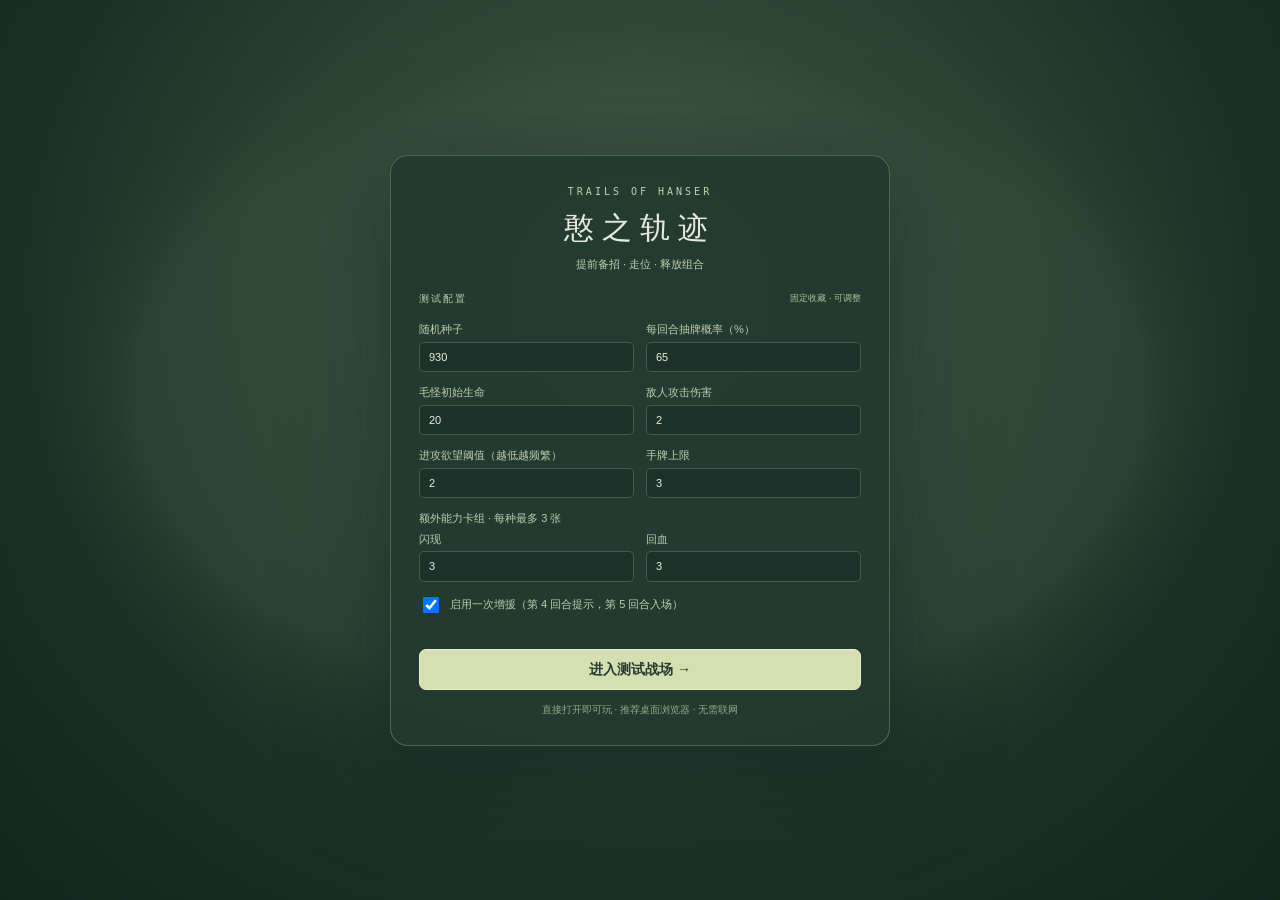
<file: prototypes/hanser-html/index.html>
<!doctype html>
<html lang="zh-CN">
<head>
<meta charset="UTF-8"><meta name="viewport" content="width=device-width,initial-scale=1">
<title>憨之轨迹 · 战斗试验场</title>
<style>

:root{--ink:#e7eadb;--muted:#a9b8a4;--line:#71876c55;--green:#c6d8a0;--gold:#e7c57b;--red:#ecb0a0;--dock:204px;--rail:82px}
*{box-sizing:border-box}body{margin:0;background:#1d302b;color:var(--ink);font:14px/1.5 "Microsoft YaHei","PingFang SC",sans-serif;overflow:hidden}button,input{font:inherit}button{border:1px solid #a5ba9566;border-radius:7px;background:#30463b;color:var(--ink);padding:9px 15px;cursor:pointer}button:hover:not(:disabled){background:#47614a}button:disabled{opacity:.4;cursor:not-allowed}button.primary{background:#d6dfb1;border-color:#edf0ce;color:#263a30;font-weight:700}button.primary:hover:not(:disabled){background:#edf0ce}button:focus-visible,[tabindex]:focus-visible,input:focus-visible,summary:focus-visible{outline:2px solid var(--gold);outline-offset:3px}button.small{font-size:11px;padding:5px 9px}h1,h2,h3,p{margin:0}.hidden{display:none!important}.muted,small{color:var(--muted)}.eyebrow{font:10px/1.5 Consolas,monospace;letter-spacing:3px;color:#c4d2a9}.shell{height:100dvh}
#battle,.landscape{position:absolute;inset:0;background:radial-gradient(ellipse at 50% 33%,#748368 0%,#425b45 44%,#21392f 71%,#132921 100%)}
.landscape{pointer-events:none}.landscape:before{content:"";position:absolute;width:80%;height:70%;left:10%;top:9%;border-radius:50%;background:#9ca88a30;box-shadow:0 0 100px #bbba8240}
#battle:before,#battle:after{content:"";pointer-events:none;position:absolute;z-index:0;width:33%;height:65%;bottom:12%;background:#172e2580;clip-path:polygon(0 0,19% 27%,12% 40%,36% 54%,30% 65%,66% 83%,100% 100%,0 100%)}#battle:before{left:0}#battle:after{right:0;transform:scaleX(-1)}
.hud{position:absolute;top:24px;left:30px;right:30px;z-index:3;display:flex;justify-content:space-between;align-items:flex-start;pointer-events:none}.statusbar{display:flex;gap:24px;align-items:center}.stat small{display:block;font-size:10px;letter-spacing:2px;color:#cfdbc1}.stat strong{font:25px/1.4 Georgia,serif}.health{height:5px;background:#16291e;width:135px;border-radius:6px;overflow:hidden}.health i{display:block;height:100%;background:#d4de9d}.hud-right{text-align:right;font-size:11px;color:#c2d0b5}.hud-right #phase{display:block;font-size:13px;color:#ecedd9;letter-spacing:1px;margin-bottom:5px}.hud-right #wave-label{font-size:10px}
.arena{position:absolute;inset:66px 3% calc(var(--dock) + var(--rail) + 10px);display:flex;justify-content:center;align-items:center}.arena:before{content:"";position:absolute;width:min(91%,950px);height:95%;border-radius:48% 52% 45% 55%;background:radial-gradient(ellipse,#d4d5b7 0%,#b9c2a0 55%,#9eae8e 79%,#889c7c 100%);box-shadow:0 18px 0 #203c3033,0 30px 65px #112e2440,inset 0 0 70px #809575;transform:rotate(-3deg)}
#board{position:relative;display:block;width:100%;height:100%;max-width:1100px;overflow:visible;filter:drop-shadow(0 3px 1px #2e463021)}.cell{cursor:pointer}.cell polygon{transition:fill .12s}.cell:hover polygon{filter:brightness(1.06)}.cell:focus{outline:none}.cell:focus polygon{stroke:#9a7331;stroke-width:3}.cell.drop-valid polygon{stroke:#4e8756;stroke-width:2.5}.direction-ring{cursor:pointer}.direction-ring:hover circle{fill:#ebd593}
.intel{position:absolute;right:25px;top:100px;max-width:240px;padding:12px 16px;border:1px solid #b2c39966;background:#1e352ee8;border-radius:8px;box-shadow:0 5px 20px #18271f44;font-size:12px;z-index:4;pointer-events:none}
.command-bar{position:absolute;bottom:var(--dock);left:30px;right:30px;height:var(--rail);display:flex;gap:18px;align-items:center;justify-content:center;z-index:5}.sequence{min-width:0;width:540px}.sequence-label{display:flex;justify-content:space-between;align-items:center;font-size:10px;letter-spacing:2px;color:#d5dfc1;margin-bottom:7px}.sequence-label span{font-size:10px;letter-spacing:0;color:#b7c7a9}.queue{display:grid;grid-template-columns:repeat(3,minmax(0,1fr));gap:8px;border-radius:7px;min-height:45px}.queue-empty{display:flex;align-items:center;justify-content:center;gap:9px;color:#b6c7a1;border:1px dashed #b6c59966;border-radius:6px;background:#1b35294d;min-height:45px;font-size:10px}.queue-empty b{font-size:19px;font-weight:400;color:#cfdbb4}.queue-item{min-height:45px;background:#d9ddbe;color:#35432e;border:1px solid #f0ecc780;border-radius:7px;display:flex;align-items:center;gap:5px;padding:8px;cursor:grab;touch-action:none;user-select:none}.queue-item .name{flex:1;font-size:12px;white-space:nowrap;pointer-events:none}.queue-item button{background:transparent;color:#4a6045;border:0;padding:2px;font-size:10px}.queue-item.current{background:#f3d894;border-color:#fff0c6;box-shadow:0 0 16px #e9d48444}.queue-item small{font-size:9px;color:#6f633c}.queue-tools{display:flex;flex-direction:column;gap:5px;align-items:stretch}.queue-tools button{height:29px;padding:4px 10px;font-size:10px}.queue-tools #remove-zone{font-size:10px;background:#284234;height:29px}.round-actions{display:flex;flex-direction:column;gap:6px;min-width:155px}.round-actions button{height:33px;padding:4px 14px;font-size:11px}
#instruction{position:absolute;bottom:calc(var(--dock) + var(--rail) + 3px);left:15%;right:15%;text-align:center;color:#e1e7d2;font-size:11px;pointer-events:none;z-index:4;text-shadow:0 1px 3px #1b3322}#instruction.locked{color:#ffe1a0}
.card-dock{position:absolute;bottom:0;left:0;right:0;height:var(--dock);z-index:5;display:flex;align-items:flex-end;justify-content:flex-start;padding:14px 28px 27px;gap:20px;background:linear-gradient(0deg,#14291fec 0%,#1d352bb8 70%,transparent 100%);overflow-x:auto;overflow-y:hidden;scrollbar-width:thin;scrollbar-color:#82956a #1b3027}
.basic-group{margin-left:auto}.ability-group{margin-right:auto}.card-group{flex:0 0 auto;min-width:0}.section-head{display:flex;justify-content:space-between;gap:12px;align-items:center;margin-bottom:6px}.section-head h3{font-size:10px;font-weight:400;letter-spacing:2px;color:#bccfac}.section-head span{font-size:9px;color:#abc19c}.card-group .section-head>span{display:none}.card-row{display:flex;gap:8px;align-items:flex-end;min-height:144px}.playcard{position:relative;flex:0 0 108px;width:108px;height:144px;border:1px solid #a3bb9c;border-top:3px solid #99bb9d;border-radius:13px 13px 7px 7px;background:linear-gradient(145deg,#f3f1df,#d4e0c5);padding:9px;color:#314c39;box-shadow:0 5px 0 #10271dcc,0 7px 17px #10271d50;cursor:grab;touch-action:none;user-select:none;transition:transform .12s,box-shadow .12s}.playcard.skill-card{background:linear-gradient(145deg,#f5eed8,#ded2ab);border-color:#c5b278;color:#625234}.playcard.ability-card{background:linear-gradient(145deg,#eeebf3,#d2c9e1);border-color:#b3a6c9;color:#615476}.playcard:hover{transform:translateY(-7px);box-shadow:0 8px 20px #0b211daa}.playcard.selected{box-shadow:0 0 0 2px #ffe0a3,0 8px 24px #182819;transform:translateY(-7px)}.playcard[aria-disabled=true]{filter:saturate(.35) brightness(.7);cursor:default}.playcard[aria-disabled=true]:hover{transform:none}.card-type{display:flex;justify-content:space-between;font-size:8px;letter-spacing:1px;opacity:.7}.card-art{display:flex;align-items:center;justify-content:center;height:40px;margin:3px 0}.card-art svg{width:38px;height:38px;fill:none;stroke:currentColor;stroke-width:2.3;stroke-linecap:round;stroke-linejoin:round}.playcard h3{font-size:14px;letter-spacing:2px;text-align:center}.playcard p{font-size:9px;line-height:1.5;min-height:27px;margin-top:3px;text-align:center}.card-state{display:block;border-top:1px solid #6d725833;font-size:8px;text-align:center;padding-top:3px;white-space:nowrap}.empty-hand{width:112px;height:144px;display:grid;place-items:center;border:1px dashed #97ae8466;border-radius:12px;font-size:10px;color:#a8bb98;padding:18px;text-align:center}.pile-hud{display:flex;position:absolute;bottom:4px;right:28px;align-items:center;gap:12px;z-index:7;font-size:9px;color:#aac19a}.pile-hud button{padding:1px 9px;font-size:9px;background:#354e3b}.battle-bottom{position:absolute;top:83px;left:30px;z-index:4;display:flex;align-items:center;gap:8px;max-width:42%;font-size:10px}.battle-bottom #notice{font-size:10px;color:#d1ddbd;text-shadow:0 1px 3px #173420}.battle-bottom #notice.error{color:#ffb2a0}.battle-bottom #cancel{font-size:9px;padding:3px 6px}.help{position:absolute;left:28px;bottom:5px;z-index:8;font-size:10px;color:#b8c8a9}.help summary{cursor:pointer;list-style:none}.help summary:before{content:"ⓘ ";}.help[open] p{position:absolute;bottom:25px;left:0;width:310px;background:#233e33f5;border:1px solid #8ba478;padding:17px;border-radius:9px;line-height:1.9}
.drop-ready{outline:2px dashed #f2d697!important;outline-offset:3px}.drop-hover{outline:3px solid #ffe3a2!important;background:#e9d6a0!important}.drag-ghost{position:fixed;z-index:1000;pointer-events:none;width:104px;padding:18px 10px;border-radius:9px;background:#f6efd2;color:#405d45;border:2px solid #ae914f;box-shadow:0 10px 35px #14281b80;transform:translate(-50%,-60%) rotate(-5deg);font-size:14px;text-align:center}.dragging,.dragging *{cursor:grabbing!important}
#entry,.overlay{position:fixed;inset:0;z-index:20;display:grid;place-items:center;background:#10261d80;backdrop-filter:blur(8px);padding:20px;overflow-y:auto}.panel{background:#233b30f5;border:1px solid #9bae7860;border-radius:18px;padding:28px;box-shadow:0 20px 100px #081c2180}.entry-card{width:min(100%,500px);position:relative}.entry-title{text-align:center;margin-bottom:19px}.entry-title h1{font-size:30px;letter-spacing:8px;font-weight:500;margin:6px 0}.entry-title p{font-size:11px;color:#c2cfae}.config{display:grid;grid-template-columns:1fr 1fr;gap:12px;margin:15px 0}.field{display:grid;gap:4px;font-size:11px;color:#c0cdaf}.field input{min-width:0;width:100%;background:#1c3129;border:1px solid #8b9e6d66;border-radius:5px;padding:6px 9px;color:#edf0d8}.field input[type=checkbox]{width:16px;height:16px}.full{grid-column:1/-1}.cardconfig{display:flex;gap:12px}.cardconfig label{flex:1}.config-error{color:#ffbca2;font-size:11px;min-height:18px}.wide{width:100%}.desktop-note{text-align:center;font-size:10px;color:#94aa89;margin-top:12px}.result{max-width:450px;width:100%;text-align:center;padding:38px}.result h2{font-size:28px;font-weight:400;margin:14px 0}.result p{font-size:13px;color:#bacbae;margin:12px 0 24px;line-height:1.9}.orb{width:75px;height:70px;border-radius:47%;background:white;margin:0 auto;box-shadow:0 7px 0 #b7c5a555;display:flex;align-items:center;justify-content:center;gap:13px}.orb i{width:5px;height:8px;background:#31463a;border-radius:50%}
@media(min-width:1500px) and (min-height:850px){:root{--dock:230px;--rail:88px}.playcard{width:124px;flex-basis:124px;height:163px}.card-art{height:48px}.card-row{min-height:163px}.empty-hand{height:163px}.card-dock{gap:25px;padding-bottom:30px}.playcard p{font-size:10px}.playcard .card-state{font-size:9px}}
@media(max-width:1000px){.card-dock{justify-content:flex-start;gap:16px;padding-left:20px;padding-right:20px}.command-bar{left:20px;right:20px;gap:10px}.sequence{width:490px}.queue-tools #remove-zone{width:50px;padding:4px;font-size:9px}.round-actions{min-width:127px}.queue-item{padding:7px 5px;gap:2px}.queue-item .name{font-size:11px}.queue-item button{font-size:9px}.hud{left:20px;right:20px}.battle-bottom{left:20px}.arena{left:0;right:0}}
@media(max-width:700px){:root{--dock:190px;--rail:107px}.hud{top:18px;left:16px;right:16px}.statusbar{gap:15px}.stat strong{font-size:21px}.health{width:100px}.stat small{font-size:8px;letter-spacing:1px}.hud-right #phase{font-size:11px}.hud-right #wave-label{font-size:8px}.arena{top:94px;bottom:calc(var(--dock) + var(--rail) + 26px)}.arena:before{width:96%;height:82%}.command-bar{left:16px;right:16px;gap:10px;align-items:flex-end;padding-bottom:9px}.sequence{flex:1}.queue{gap:5px}.queue-item{height:52px;flex-wrap:wrap;justify-content:center;padding:4px;gap:2px}.queue-item .name{flex-basis:100%;text-align:center;font-size:10px}.queue-item small{font-size:8px}.queue-empty{height:52px;font-size:8px;flex-direction:column;gap:0}.queue-empty b{font-size:15px}.sequence-label{font-size:9px;letter-spacing:0}.sequence-label span{font-size:8px}.queue-tools{position:absolute;top:0;left:0;flex-direction:row}.queue-tools button{height:23px;font-size:9px;padding:3px 8px}.queue-tools #remove-zone{width:auto;height:23px;padding:3px 8px}.round-actions{min-width:115px;padding-bottom:0}.round-actions button{height:28px;font-size:10px;padding:3px 7px}#instruction{left:5%;right:5%;font-size:10px;bottom:calc(var(--dock) + var(--rail) + 3px)}.playcard{width:100px;flex-basis:100px;height:135px;padding:7px}.card-art{height:34px}.card-art svg{width:33px;height:33px}.card-row{min-height:135px}.empty-hand{height:135px}.card-dock{padding-bottom:28px;padding-top:8px;gap:14px}.pile-hud{right:16px;gap:7px;font-size:8px}.pile-hud #deck-count{display:none}.help{left:16px;font-size:9px}.battle-bottom{top:68px;left:16px;max-width:90%}.battle-bottom #notice{font-size:9px}.intel{top:95px;right:14px;max-width:210px;font-size:10px;padding:8px 12px}}
@media(max-height:650px){:root{--dock:168px;--rail:72px}.hud{top:10px}.arena{top:65px}.card-dock{padding-top:5px;padding-bottom:23px}.card-row{min-height:121px}.playcard{height:121px;padding:6px}.card-art{height:26px;margin:0}.card-art svg{width:26px;height:26px}.playcard h3{font-size:12px}.empty-hand{height:121px}.battle-bottom{top:62px}.sequence-label{margin-bottom:3px}#instruction{font-size:9px}.queue-tools{position:static}.hud-right #wave-label{display:none}}

</style>
</head>
<body>
<div class="landscape" aria-hidden="true"></div>
<main class="shell">
<section id="entry">
<form id="config-form" class="panel entry-card"><div class="entry-title"><div class="eyebrow">TRAILS OF HANSER</div><h1>憨之轨迹</h1><p>提前备招 · 走位 · 释放组合</p></div><div class="section-head"><h3>测试配置</h3><span>固定收藏 · 可调整</span></div><div class="config">
<label class="field">随机种子<input name="seed" type="number" min="0" max="4294967295" step="1" value="930"></label>
<label class="field">每回合抽牌概率（%）<input name="drawChance" type="number" min="0" max="100" step="1" value="65"></label>
<label class="field">毛怪初始生命<input name="playerHP" type="number" min="1" max="99" step="1" value="20"></label>
<label class="field">敌人攻击伤害<input name="enemyDamage" type="number" min="1" max="10" step="1" value="2"></label>
<label class="field">进攻欲望阈值（越低越频繁）<input name="aggression" type="number" min="1" max="6" step="1" value="2"></label>
<label class="field">手牌上限<input name="handLimit" type="number" min="1" max="6" step="1" value="3"></label>
<div class="field full">额外能力卡组 · 每种最多 3 张<div class="cardconfig"><label class="field">闪现<input name="blink" type="number" min="0" max="3" step="1" value="3"></label><label class="field">回血<input name="rest" type="number" min="0" max="3" step="1" value="3"></label></div></div>
<label class="field full" style="display:flex;align-items:center;gap:8px"><input name="reinforcement" type="checkbox" checked>启用一次增援（第 4 回合提示，第 5 回合入场）</label>
</div><div id="config-error" class="config-error" role="alert"></div><button class="primary wide" type="submit">进入测试战场 →</button><p class="desktop-note">直接打开即可玩 · 推荐桌面浏览器 · 无需联网</p></form>
</section>

<section id="battle" class="hidden">
<div class="hud"><div class="statusbar"><div class="stat"><small>毛怪生命</small><strong id="hp"></strong><div class="health"><i id="hp-bar"></i></div></div><div class="stat"><small>回合</small><strong id="round"></strong></div><div class="stat"><small>敌人</small><strong id="enemy-count"></strong></div></div><div class="hud-right"><span id="phase"></span><small id="wave-label"></small></div></div>
<section class="arena" aria-label="林间战场"><svg id="board" viewBox="125 35 510 435" aria-label="六边形战场"></svg></section>
<div id="intel" class="intel hidden" role="status"></div>
<div id="instruction" aria-live="polite"></div>
<div class="command-bar">
<div class="sequence"><div class="sequence-label"><label for="queue">战斗序列 <span id="queue-count"></span></label><span id="queue-hint"></span></div><div id="queue" class="queue" data-drop="queue" aria-label="战斗序列拖放区"></div></div>
<div class="queue-tools"><button id="remove-zone" data-drop="remove" class="small" title="将已准备招式拖到这里，免费移出">移出序列</button><button id="discard-zone" data-drop="discard" class="small" title="将额外能力卡拖到这里弃掉">拖此弃牌</button></div>
<div class="round-actions"><button id="release" class="primary">释放整组 · 1 回合</button><button id="wait">等待 · 1 回合</button></div>
</div>
<section class="card-dock" aria-label="卡牌操作区">
<div class="card-group basic-group"><div class="section-head"><h3>基础卡</h3><span>每回合固定补齐</span></div><div id="basics" class="card-row"></div></div>
<div class="card-group skill-group"><div class="section-head"><h3>战斗序列卡</h3><span>拖入序列备招 · 1 回合</span></div><div id="skills" class="card-row"></div></div>
<div class="card-group ability-group"><div class="section-head"><h3>额外能力卡 <span id="hand-count"></span></h3><span id="hand-hint">抽到后免费使用</span></div><div id="hand" class="card-row"></div></div>
</section>
<div class="pile-hud"><span id="draw-count"></span><span id="discard-count"></span><span id="deck-count"></span></div>
<div class="battle-bottom"><span id="notice" role="status"></span><button id="cancel" class="small hidden">取消选择</button></div>
<details class="help"><summary>操作</summary><p>移动→相邻空格；普攻→相邻敌人；招式→上方序列，每准备一招消耗 1 回合。释放后，将序列中的当前招式拖向棋盘方向圆圈，逐招执行到底，整组只消耗 1 回合。闪现→两格内空地；回血→毛怪；额外卡→序列旁的弃牌区。拖错或 Esc 取消拖动不消耗。也可先点卡再点目标。1 移动，2 普攻，3 等待。仅额外卡计入手牌上限；窄窗口可横向滚动底部卡牌。</p></details>
</section>

</main>
<div id="result" class="overlay hidden" role="dialog" aria-modal="true" aria-labelledby="result-title"><div class="panel result"><div class="orb"><i></i><i></i></div><div class="eyebrow" style="margin-top:24px">End of this journey</div><h2 id="result-title"></h2><p id="result-copy"></p><button id="back" class="primary wide">返回入口 · 调整配置</button><small style="display:block;margin-top:13px">再次进入时，从整个测试关卡开头开始。</small></div></div>
<script id="hanser-core">
'use strict';
// Shared rule engine: the browser and Node tests execute this exact script.
const Hanser = (() => {
 const DIRS=[{q:1,r:0},{q:1,r:-1},{q:0,r:-1},{q:-1,r:0},{q:-1,r:1},{q:0,r:1}];
 const DIRECTION_NAMES=['东 →','东北 ↗','西北 ↖','西 ←','西南 ↙','东南 ↘'];
 const SKILLS={dagger:{name:'小刀',kind:'近战',description:'前方 1 格 · 伤害 3',cooldown:1,range:1,damage:3,first:true},bow:{name:'弓箭',kind:'远程',description:'前方 3 格 · 首个敌人伤害 3',cooldown:2,range:3,damage:3,first:true},magic:{name:'魔法',kind:'范围',description:'前方 2 格 · 伤害 2 · 击退 1 格',cooldown:2,range:2,damage:2,push:1}};
 const CARDS={blink:{name:'闪现',description:'瞬移到 2 格内的空地',range:2,max:3},rest:{name:'回血',description:'回复 3 点生命',heal:3,max:3}};
 const DEFAULTS={seed:930,drawChance:.65,playerHP:20,enemyDamage:2,aggression:2,handLimit:3,reinforcement:true,deck:{blink:3,rest:3},radius:3,autoRange:3,queueLimit:3,attackDamage:2,waveWarn:4,waveSpawn:5,enemyHP:7};
 const key=p=>`${p.q},${p.r}`, same=(a,b)=>a.q===b.q&&a.r===b.r;
 const add=(p,d,n=1)=>({q:p.q+d.q*n,r:p.r+d.r*n});
 const distance=(a,b)=>Math.max(Math.abs(a.q-b.q),Math.abs(a.r-b.r),Math.abs(a.q+a.r-b.q-b.r));
 function random(seed){let a=seed>>>0;return()=>{a=(a+0x6D2B79F5)>>>0;let t=a;t=Math.imul(t^(t>>>15),t|1);t^=t+Math.imul(t^(t>>>7),t|61);return((t^(t>>>14))>>>0)/4294967296;};}
 function validate(c){for(const [k,min,max] of [['seed',0,4294967295],['playerHP',1,99],['enemyDamage',1,10],['aggression',1,6],['handLimit',1,6]])if(!Number.isInteger(c[k])||c[k]<min||c[k]>max)return '测试参数超出范围：'+k;if(!Number.isFinite(c.drawChance)||c.drawChance<0||c.drawChance>1)return '抽牌概率应为 0%～100%。';let count=0;for(const [id,def] of Object.entries(CARDS)){const n=c.deck[id];if(!Number.isInteger(n)||n<0||n>def.max)return '请遵守卡牌副本数量限制。';count+=n;}if(count<=c.handLimit)return '卡组总张数必须大于手牌上限。';return '';}
 class Game {
  constructor(config={}){
   this.config={...DEFAULTS,...config,deck:{...DEFAULTS.deck,...config.deck}};const error=validate(this.config);if(error)throw new Error(error);
   this.cardRandom=random(this.config.seed);this.aiRandom=random((this.config.seed^0xA53A97D1)>>>0);
   this.turn=1;this.phase='prepare';this.result=null;this.logs=[];this.queue=[];this.execution=[];this.executionIndex=0;this.selection=null;this.cooldowns=Object.fromEntries(Object.keys(SKILLS).map(id=>[id,{left:0,usedTurn:0}]));
   this.player={q:-2,r:1,hp:this.config.playerHP,maxHP:this.config.playerHP};this.basic={move:true,attack:true};this.enemies=[];
   this.obstacles=new Set(['-1,-1','1,1','0,2','-2,0']);this.cells=[];for(let q=-3;q<=3;q++)for(let r=-3;r<=3;r++)if(distance({q,r},{q:0,r:0})<=this.config.radius)this.cells.push({q,r});
   this.wave={pending:this.config.reinforcement,warned:false,pos:{q:2,r:0},due:this.config.waveSpawn};
   this.hand=[];this.discard=[];this.drawPile=[];let serial=0;for(const [type,count] of Object.entries(this.config.deck))for(let i=0;i<count;i++)this.drawPile.push({id:++serial,type});this.deckSize=serial;this.shuffle(this.drawPile);
   this.addEnemy({q:0,r:0},'guard');this.addEnemy({q:2,r:-1},'caster');this.log('进入战场。敌人先展示意图，毛怪先行动。');this.beginTurn();
  }
  log(message){this.logs.unshift({turn:this.turn,message});if(this.logs.length>120)this.logs.pop();}
  shuffle(array){for(let i=array.length-1;i>0;i--){const j=Math.floor(this.cardRandom()*(i+1));[array[i],array[j]]=[array[j],array[i]];}return array;}
  inside(p){return Number.isInteger(p.q)&&Number.isInteger(p.r)&&distance(p,{q:0,r:0})<=this.config.radius;}
  enemyAt(p){return this.enemies.find(e=>e.hp>0&&same(e,p));}
  free(p){return this.inside(p)&&!this.obstacles.has(key(p))&&!same(this.player,p)&&!this.enemyAt(p);}
  addEnemy(p,type){const id=(this.nextEnemyId||0)+1;this.nextEnemyId=id;const enemy={...p,id,type,name:(type==='caster'?'棱晶':'守卫')+' '+id,hp:this.config.enemyHP,maxHP:this.config.enemyHP,range:type==='caster'?2:1,damage:this.config.enemyDamage,desire:0,intent:{type:'wait'}};this.enemies.push(enemy);return enemy;}
  ray(origin,dir,length){const cells=[];for(let i=1;i<=length;i++){const p=add(origin,DIRS[dir],i);if(!this.inside(p)||this.obstacles.has(key(p)))break;cells.push(p);}return cells;}
  attackCells(enemy){return enemy.intent.type==='attack'?this.ray(enemy,enemy.intent.dir,enemy.range):[];}
  autoShow(enemy){return distance(enemy,this.player)<=this.config.autoRange||this.attackCells(enemy).some(p=>same(p,this.player));}
  drawCard(){if(!this.drawPile.length&&this.discard.length){this.drawPile=this.shuffle(this.discard.splice(0));this.log('抽牌堆耗尽：仅将弃牌堆洗回。');}if(!this.drawPile.length){this.log('没有可抽取的卡，手牌不参与洗牌。');return null;}const card=this.drawPile.pop();this.hand.push(card);this.log('抽到「'+CARDS[card.type].name+'」。');return card;}
  beginTurn(){
   this.phase='prepare';this.selection=null;this.basic.move=true;this.basic.attack=true;
   if(this.wave.pending){if(this.turn>=this.config.waveWarn&&!this.wave.warned){this.wave.warned=true;this.log('增援预告：下一回合将在标记格入场。');}if(this.wave.warned&&this.turn>=this.wave.due){if(this.free(this.wave.pos)){this.addEnemy(this.wave.pos,'guard');this.wave.pending=false;this.log('增援正式入场，展示意图；由毛怪先行动。');}else{this.wave.due=this.turn+1;this.log('增援出生格被占用，入场延期一回合。');}}}
   for(const enemy of this.enemies)this.planEnemy(enemy);
   if(this.cardRandom()<this.config.drawChance)this.drawCard();else this.log('本回合未抽到额外能力卡。');
  }
  planEnemy(enemy){
   const attackDir=DIRS.findIndex((_,i)=>this.ray(enemy,i,enemy.range).some(p=>same(p,this.player)));
   if(attackDir>=0&&enemy.desire>=this.config.aggression){enemy.intent={type:'attack',dir:attackDir};return;}
   if(attackDir>=0){enemy.intent={type:enemy.desire===this.config.aggression-1?'charge':'wait'};return;}
   const options=DIRS.map((d,dir)=>({p:add(enemy,d),dir})).filter(x=>this.inside(x.p)&&!this.obstacles.has(key(x.p))&&!this.enemyAt(x.p)&&!same(x.p,this.player)&&distance(x.p,this.player)<distance(enemy,this.player));
   if(!options.length){enemy.intent={type:'wait'};return;}
   const best=Math.min(...options.map(x=>distance(x.p,this.player))),choices=options.filter(x=>distance(x.p,this.player)===best),choice=choices[Math.floor(this.aiRandom()*choices.length)];enemy.intent={type:'move',target:{...choice.p}};
  }
  select(kind){if(this.phase!=='prepare'||!['move','attack'].includes(kind))return false;this.selection=kind;return true;}
  cancel(){if(this.phase!=='prepare')return false;this.selection=null;return true;}
  move(p){if(this.phase!=='prepare'||!this.basic.move||distance(this.player,p)!==1||!this.free(p))return false;Object.assign(this.player,p);this.basic.move=false;this.log('基础移动至 '+key(p)+'；保留准备队列。');this.endAction();return true;}
  attack(p){if(this.phase!=='prepare'||!this.basic.attack||distance(this.player,p)!==1)return false;const enemy=this.enemyAt(p);if(!enemy)return false;this.basic.attack=false;this.damageBatch([{target:enemy,amount:this.config.attackDamage}], '身体普攻');this.endAction();return true;}
  wait(){if(this.phase!=='prepare')return false;this.log('毛怪等待。');this.endAction();return true;}
  prepare(id){if(this.phase!=='prepare'||!SKILLS[id]||this.cooldowns[id].left||this.queue.includes(id)||this.queue.length>=this.config.queueLimit)return false;this.queue.push(id);this.log('准备「'+SKILLS[id].name+'」，消耗一回合。');this.endAction();return true;}
  remove(index){if(this.phase!=='prepare'||!Number.isInteger(index)||index<0||index>=this.queue.length)return false;const [id]=this.queue.splice(index,1);this.log('移出「'+SKILLS[id].name+'」，未释放，不进入冷却。');return true;}
  reorder(from,to){if(this.phase!=='prepare'||![from,to].every(i=>Number.isInteger(i)&&i>=0&&i<this.queue.length))return false;const [id]=this.queue.splice(from,1);this.queue.splice(to,0,id);return true;}
  release(){if(this.phase!=='prepare'||!this.queue.length)return false;this.execution=[...this.queue];this.executionIndex=0;this.queue=[];this.selection=null;this.phase='combo';this.log('开始组合：顺序锁定，逐招选择方向。');return true;}
  executeDirection(dir){
   if(this.phase!=='combo'||!Number.isInteger(dir)||dir<0||dir>5)return false;
   const id=this.execution[this.executionIndex],skill=SKILLS[id];
   const area=this.ray(this.player,dir,skill.range);let targets=area.map(p=>this.enemyAt(p)).filter(Boolean);if(skill.first)targets=targets.slice(0,1);
   if(!targets.length)this.log(skill.name+' 空挥，正常进入冷却。');else {this.damageBatch(targets.map(target=>({target,amount:skill.damage})),skill.name);if(skill.push){const survivors=targets.filter(e=>e.hp>0).sort((a,b)=>distance(b,this.player)-distance(a,this.player));for(const e of survivors){const p=add(e,DIRS[dir],skill.push);if(this.free(p)){Object.assign(e,p);this.log(e.name+' 被击退；已锁定的朝向保持。');}else this.log(e.name+' 的击退落点受阻。');}}}
   this.cooldowns[id]={left:skill.cooldown,usedTurn:this.turn};this.executionIndex++;
   if(this.executionIndex>=this.execution.length){this.execution=[];this.log('整组执行完毕，开始敌方行动。');this.endAction();}return true;
  }
  useCard(cardId,target){if(this.phase!=='prepare'||!target)return false;const index=this.hand.findIndex(c=>c.id===cardId);if(index<0)return false;const card=this.hand[index],def=CARDS[card.type];if(def.heal&&!same(target,this.player))return false;if(def.range&&(!this.free(target)||distance(target,this.player)>def.range))return false;this.hand.splice(index,1);if(def.heal){const before=this.player.hp;this.player.hp=Math.min(this.player.maxHP,this.player.hp+def.heal);this.log('使用「回血」，回复 '+(this.player.hp-before)+' 生命。');}else{Object.assign(this.player,{q:target.q,r:target.r});this.log('使用「闪现」至 '+key(target)+'；免费，不改变已锁定意图。');}this.discard.push(card);return true;}
  // All mouse drops and click fallbacks pass through this rule-checked entry.
  drop(payload,target){
   if(!payload||!target)return false;
   if(payload.kind==='basic'&&target.kind==='cell')return payload.id==='move'?this.move(target.pos):payload.id==='attack'?this.attack(target.pos):false;
   if(payload.kind==='skill'&&target.kind==='queue')return this.prepare(payload.id);
   if(payload.kind==='queue'){if(target.kind==='queue')return this.reorder(payload.index,target.index===undefined?this.queue.length-1:target.index);if(target.kind==='remove')return this.remove(payload.index);}
   if(payload.kind==='ability'){if(target.kind==='cell')return this.useCard(payload.cardId,target.pos);if(target.kind==='discard')return this.discardCard(payload.cardId);}
   if(payload.kind==='combo'&&payload.index===this.executionIndex&&target.kind==='direction')return this.executeDirection(target.dir);
   return false;
  }
  discardCard(cardId){if(!['prepare','discard'].includes(this.phase))return false;const i=this.hand.findIndex(c=>c.id===cardId);if(i<0)return false;const [card]=this.hand.splice(i,1);this.discard.push(card);this.log('弃掉「'+CARDS[card.type].name+'」。');if(this.phase==='discard'&&this.hand.length<=this.config.handLimit)this.finishRound();return true;}
  damageBatch(hits,source){for(const {target,amount} of hits){target.hp-=amount;this.log(source+' → '+(target===this.player?'毛怪':target.name)+' -'+amount+' 生命。');}for(const e of this.enemies.filter(e=>e.hp<=0))this.log(e.name+' 被击败。');this.enemies=this.enemies.filter(e=>e.hp>0);}
  resolveEnemies(){
   for(const enemy of [...this.enemies]){if(this.player.hp<=0)break;if(enemy.hp<=0)continue;const intent=enemy.intent;
    if(intent.type==='move'){if(this.free(intent.target)&&distance(enemy,intent.target)===1){Object.assign(enemy,intent.target);this.log(enemy.name+' 按预告移动。');}else this.log(enemy.name+' 移动失败：落点被占用、受阻或已不可达；原地结束。');}
    else if(intent.type==='attack'){const area=this.attackCells(enemy),hits=[];if(area.some(p=>same(p,this.player)))hits.push({target:this.player,amount:enemy.damage});for(const other of this.enemies)if(other!==enemy&&area.some(p=>same(p,other)))hits.push({target:other,amount:enemy.damage});if(hits.length)this.damageBatch(hits,enemy.name+' 的预告攻击');else this.log(enemy.name+' 沿原预告方向攻击，打空。');enemy.desire=0;}
    else this.log(enemy.name+(intent.type==='charge'?' 正在备招。':' 等待。'));
    if(intent.type!=='attack')enemy.desire++;
   }
  }
  endAction(){this.selection=null;this.phase='enemies';this.resolveEnemies();if(this.player.hp>0&&this.hand.length>this.config.handLimit){this.phase='discard';this.log('回合末手牌超限：请选择弃牌至 '+this.config.handLimit+' 张。');return;}this.finishRound();}
  finishRound(){for(const [id,cd] of Object.entries(this.cooldowns)){if(cd.left>0&&cd.usedTurn<this.turn){cd.left--;if(!cd.left)this.log('「'+SKILLS[id].name+'」冷却完成，回到可选招式。');}}if(this.checkOutcome())return;this.turn++;this.beginTurn();}
  checkOutcome(){if(this.phase==='combo')return false;if(this.player.hp<=0){this.result='defeat';this.phase='result';this.log('毛怪倒下，本次关卡结束。');return true;}if(!this.enemies.length&&!this.wave.pending){this.result='victory';this.phase='result';this.log('全部敌人及增援已解决。');return true;}return false;}
 }
 return {Game,DEFAULTS,SKILLS,CARDS,DIRS,DIRECTION_NAMES,key,same,add,distance,validate};
})();
if(typeof module!=='undefined'&&module.exports)module.exports=Hanser;
</script>
<script id="hanser-ui">
(() => {
 const {Game,SKILLS,CARDS,DIRS,DIRECTION_NAMES,key,same,add,distance}=Hanser;
 const $=id=>document.getElementById(id),ns='http://www.w3.org/2000/svg';
 let game=null,selected=null,drag=null,ghost=null,suppressClick=false,hoverEnemy=null,previewDir=null,notice='',errorNotice=false;
 const point=p=>({x:380+Math.sqrt(3)*37*(p.q+p.r/2),y:255+55.5*p.r});
 const icons={move:'M12 44L44 12M23 12H44V33M12 25V44H31',attack:'M28 9L47 28L28 47L9 28Z M20 28H36 M28 20V36',dagger:'M12 44L22 34M17 29L27 39M22 34L43 9L43 23L28 34',bow:'M14 8Q48 28 14 48L27 28Z M8 28H49 M42 22L49 28L42 34',magic:'M28 5L34 20L50 28L34 34L28 50L21 34L6 28L21 21Z M44 8V16 M40 12H48',blink:'M7 28H20 M4 20H15 M4 36H15 M32 7L45 28L32 49L19 28Z',rest:'M21 10H35V21H46V35H35V46H21V35H10V21H21Z'};
 function svg(tag,attrs={},text){const n=document.createElementNS(ns,tag);for(const [k,v] of Object.entries(attrs))n.setAttribute(k,v);if(text!==undefined)n.textContent=text;return n;}
 function button(text,fn,disabled=false,cls='small'){const b=document.createElement('button');b.textContent=text;b.disabled=disabled;b.className=cls;b.onclick=e=>{e.stopPropagation();fn();};return b;}
 function eqPayload(a,b){return JSON.stringify(a)===JSON.stringify(b);}
 function setNotice(text,error=false){notice=text;errorNotice=error;}
 function act(fn){const ok=fn();selected=null;previewDir=null;setNotice(ok?'操作已完成。':'落点无效，卡牌与回合均未消耗。',!ok);render();return ok;}
 function choose(payload){if(suppressClick||drag&&drag.started)return;selected=eqPayload(selected,payload)?null:payload;previewDir=null;setNotice(selected?'已选择卡牌，请点亮起的区域；也可以直接拖动。':'已取消选择，未消耗。');render();}
 function cardName(payload){if(payload.kind==='basic')return payload.id==='move'?'移动':'普通攻击';if(payload.kind==='skill')return SKILLS[payload.id].name;if(payload.kind==='ability'){const c=game.hand.find(x=>x.id===payload.cardId);return c?CARDS[c.type].name:'能力卡';}return payload.kind==='combo'?SKILLS[game.execution[game.executionIndex]].name:SKILLS[game.queue[payload.index]].name;}
 function makeCard({id,name,type,description,state,payload,disabled=false,cls=''}){const c=document.createElement('div');c.className='playcard '+cls+(eqPayload(selected,payload)?' selected':'');c.setAttribute('role','button');c.setAttribute('aria-label',name+' · '+state);c.setAttribute('aria-disabled',String(disabled));c.tabIndex=disabled?-1:0;c.title=name+' · '+description+' · '+state;c.dataset.cardKey=id;if(!disabled)c.dataset.payload=JSON.stringify(payload);
  c.innerHTML='<div class="card-type"><span>'+type+'</span><span>↗</span></div><div class="card-art"><svg viewBox="0 0 56 56" aria-hidden="true"><path d="'+icons[id]+'"/></svg></div><h3>'+name+'</h3><p>'+description+'</p><span class="card-state">'+state+'</span>';
  c.onclick=()=>{if(!disabled)choose(payload);};c.onkeydown=e=>{if(!disabled&&e.key==='Enter'){e.preventDefault();choose(payload);}};return c;
 }
 function directionFor(p){if(same(p,game.player))return null;const a=point(game.player),b=point(p),x=b.x-a.x,y=b.y-a.y;let best=-Infinity,result=0;DIRS.forEach((d,i)=>{const end=point(add(game.player,d)),dx=end.x-a.x,dy=end.y-a.y,v=(x*dx+y*dy)/Math.hypot(dx,dy);if(v>best){best=v;result=i;}});return result;}
 function targetFromElement(el){const zone=el&&el.closest('[data-drop]');if(!zone)return null;const kind=zone.dataset.drop;if(kind==='cell'){const p={q:Number(zone.dataset.q),r:Number(zone.dataset.r)};if(selected&&selected.kind==='combo'){const dir=directionFor(p);return dir===null?null:{kind:'direction',dir};}return {kind:'cell',pos:p};}if(kind==='direction')return {kind,dir:Number(zone.dataset.dir)};if(kind==='queue')return {kind,index:zone.dataset.index===undefined?undefined:Number(zone.dataset.index)};return {kind};}
 function validCell(payload,p){if(!payload)return false;if(payload.kind==='basic'){if(game.phase!=='prepare')return false;return payload.id==='move'?distance(p,game.player)===1&&game.free(p):distance(p,game.player)===1&&!!game.enemyAt(p);}if(payload.kind==='ability'){const c=game.hand.find(x=>x.id===payload.cardId);if(!c||game.phase!=='prepare')return false;return CARDS[c.type].heal?same(p,game.player):distance(p,game.player)<=CARDS[c.type].range&&game.free(p);}return false;}
 function canDrop(payload,target){if(!payload||!target)return false;if(payload.kind==='skill')return target.kind==='queue'&&game.phase==='prepare';if(payload.kind==='queue')return ['queue','remove'].includes(target.kind)&&game.phase==='prepare';if(payload.kind==='combo')return game.phase==='combo'&&target.kind==='direction';if(payload.kind==='ability'&&target.kind==='discard')return ['prepare','discard'].includes(game.phase);return target.kind==='cell'&&validCell(payload,target.pos);}
 function clickTarget(e){if(suppressClick)return;const target=targetFromElement(e.target);if(selected&&target){act(()=>game.drop(selected,target));return;}const enemyEl=e.target.closest('[data-enemy]');if(enemyEl){hoverEnemy=Number(enemyEl.dataset.enemy);renderBoard();renderIntel();}}
 function clearDropOutline(){document.querySelectorAll('.drop-hover').forEach(n=>n.classList.remove('drop-hover'));}
 function cleanupDrag(){if(ghost)ghost.remove();ghost=null;drag=null;document.body.classList.remove('dragging');clearDropOutline();}
 document.addEventListener('pointerdown',e=>{if(e.button!==0||!game)return;const source=e.target.closest('[data-payload]');if(!source||e.target.closest('button'))return;drag={payload:JSON.parse(source.dataset.payload),x:e.clientX,y:e.clientY,started:false,pointerId:e.pointerId};});
 document.addEventListener('pointermove',e=>{if(!drag||drag.pointerId!==e.pointerId)return;if(!drag.started&&Math.hypot(e.clientX-drag.x,e.clientY-drag.y)<6)return;e.preventDefault();if(!drag.started){drag.started=true;selected=drag.payload;document.body.classList.add('dragging');ghost=document.createElement('div');ghost.className='drag-ghost';ghost.textContent=cardName(selected);document.body.append(ghost);renderBoard();renderHints();}
  ghost.style.left=e.clientX+'px';ghost.style.top=e.clientY+'px';clearDropOutline();const hit=document.elementFromPoint(e.clientX,e.clientY),target=targetFromElement(hit);if(canDrop(drag.payload,target)){const zone=hit.closest('[data-drop]');zone.classList.add('drop-hover');}const dir=target&&target.kind==='direction'?target.dir:null;if(dir!==previewDir){previewDir=dir;renderBoard();}
 },{passive:false});
 document.addEventListener('pointerup',e=>{if(!drag||drag.pointerId!==e.pointerId)return;const current=drag;if(!current.started){cleanupDrag();return;}e.preventDefault();const target=targetFromElement(document.elementFromPoint(e.clientX,e.clientY));cleanupDrag();suppressClick=true;setTimeout(()=>{suppressClick=false;},0);act(()=>game.drop(current.payload,target));});
 document.addEventListener('pointercancel',()=>{if(!drag)return;cleanupDrag();selected=null;previewDir=null;setNotice('拖动已取消，未消耗。');render();});
 window.addEventListener('blur',()=>{if(drag){cleanupDrag();selected=null;previewDir=null;render();}});
 function renderHints(){for(const id of ['queue','remove-zone','discard-zone'])$(id).classList.remove('drop-ready');if(selected){if(['skill','queue'].includes(selected.kind))$('queue').classList.add('drop-ready');if(selected.kind==='queue')$('remove-zone').classList.add('drop-ready');if(selected.kind==='ability')$('discard-zone').classList.add('drop-ready');}
  let text='将下方招式拖入序列备招，或拖动基础卡行动。';if(game.phase==='combo')text='第 '+(game.executionIndex+1)+' / '+game.execution.length+' 招：拖动序列中的「'+SKILLS[game.execution[game.executionIndex]].name+'」到棋盘方向圆圈。必须执行到底。';else if(game.phase==='discard')text='手牌超限 '+(game.hand.length-game.config.handLimit)+' 张：将额外能力卡拖到弃牌区。';else if(selected){text=selected.kind==='skill'?'将「'+cardName(selected)+'」拖入战斗序列，准备消耗 1 回合。':selected.kind==='queue'?'拖到序列中调整顺序，或拖到移出区；均不消耗回合。':selected.kind==='ability'?'将「'+cardName(selected)+'」拖到绿色目标；免费使用，也可拖到弃牌区。':selected.id==='move'?'将移动卡拖到绿色相邻空格，松手后移动。':'将普通攻击卡拖到相邻敌人，空地不能攻击。';}
  $('instruction').textContent=text;$('instruction').classList.toggle('locked',game.phase==='combo'||game.phase==='discard');$('cancel').classList.toggle('hidden',!selected||game.phase==='combo');$('notice').textContent=notice||'拖动卡牌到亮起的区域。拖错位置不消耗。';$('notice').classList.toggle('error',errorNotice);
 }
 function intentText(e){const i=e.intent;if(i.type==='attack')return '攻击 '+DIRECTION_NAMES[i.dir]+' · '+e.range+' 格 / '+e.damage+' 伤害';if(i.type==='move')return '移动至 ('+key(i.target)+')';return i.type==='charge'?'备招':'等待';}
 function renderBoard(){const board=$('board');board.replaceChildren();const danger=new Set(),destinations=new Set();for(const e of game.enemies)if(game.autoShow(e)||e.id===hoverEnemy){game.attackCells(e).forEach(p=>danger.add(key(p)));if(e.intent.type==='move')destinations.add(key(e.intent.target));}
  const payload=selected||game.phase==='combo'&&{kind:'combo',index:game.executionIndex};let preview=[];if(game.phase==='combo'&&previewDir!==null)preview=game.ray(game.player,previewDir,SKILLS[game.execution[game.executionIndex]].range);
  for(const p of game.cells){const xy=point(p),k=key(p),blocked=game.obstacles.has(k),valid=validCell(payload,p),previewed=preview.some(c=>same(c,p));let fill=blocked?'#a7b1a1':danger.has(k)?'#e7afa1':'#f3f5e9',stroke='#cbd7c1';if(valid){fill='#bfdcb2';stroke='#6b945c';}if(previewed){fill='#efd590';stroke='#b2944a';}
   const g=svg('g',{'class':'cell'+(valid?' drop-valid':''),'data-cell':k,'data-drop':'cell','data-q':p.q,'data-r':p.r,tabindex:0,role:'button','aria-label':'格子 '+k+(blocked?' 障碍':'')+(valid?' 有效目标':'')});const pts=Array.from({length:6},(_,i)=>{const a=(60*i-30)*Math.PI/180;return(xy.x+34.5*Math.cos(a))+','+(xy.y+34.5*Math.sin(a));}).join(' ');g.append(svg('polygon',{points:pts,fill,stroke,'stroke-width':1.3}));
   if(blocked)g.append(svg('path',{d:'M '+(xy.x-13)+' '+(xy.y+8)+' L '+(xy.x-8)+' '+(xy.y-12)+' L '+(xy.x+7)+' '+(xy.y-16)+' L '+(xy.x+16)+' '+(xy.y+9)+' Z',fill:'#788b75'}));else if(valid)g.append(svg('circle',{cx:xy.x,cy:xy.y,r:4,fill:'#799964'}));
   if(destinations.has(k))g.append(svg('circle',{cx:xy.x,cy:xy.y,r:25,fill:'none',stroke:'#859e98','stroke-dasharray':'4 3'}));
   if(game.wave.pending&&game.wave.warned&&same(p,game.wave.pos)){g.append(svg('circle',{cx:xy.x,cy:xy.y,r:25,fill:'none',stroke:'#ae8634','stroke-width':2,'stroke-dasharray':'5 3'}),svg('text',{x:xy.x,y:xy.y-28,fill:'#947024','text-anchor':'middle','font-size':10},'增援 ↓'));}
   g.onclick=clickTarget;g.onkeydown=e=>{if(e.key==='Enter'){e.preventDefault();clickTarget(e);}};board.append(g);
  }
  for(const enemy of game.enemies){const p=point(enemy),g=svg('g',{'data-enemy':enemy.id,'data-drop':'cell','data-q':enemy.q,'data-r':enemy.r,role:'button',tabindex:0,'aria-label':enemy.name+' '+intentText(enemy),style:'cursor:pointer'});
   g.append(svg('ellipse',{cx:p.x,cy:p.y+17,rx:18,ry:5,fill:'#53694622'}));if(enemy.type==='caster')g.append(svg('polygon',{points:p.x+','+(p.y-20)+' '+(p.x+17)+','+p.y+' '+p.x+','+(p.y+20)+' '+(p.x-17)+','+p.y,fill:'#8c819f',stroke:'#68607b','stroke-width':2}));else g.append(svg('rect',{x:p.x-15,y:p.y-16,width:30,height:32,rx:8,fill:'#b77462',stroke:'#92574d','stroke-width':2}));
   g.append(svg('circle',{cx:p.x-5,cy:p.y-3,r:2,fill:'#fff4dc'}),svg('circle',{cx:p.x+5,cy:p.y-3,r:2,fill:'#fff4dc'}),svg('rect',{x:p.x-18,y:p.y+23,width:36,height:3,fill:'#d4d3c1'}),svg('rect',{x:p.x-18,y:p.y+23,width:36*enemy.hp/enemy.maxHP,height:3,fill:'#a16857'}),svg('text',{x:p.x,y:p.y+38,'text-anchor':'middle','font-size':9,fill:'#52634e'},enemy.hp+'/'+enemy.maxHP));
   const icon=enemy.intent.type==='attack'?DIRECTION_NAMES[enemy.intent.dir].split(' ')[1]:{move:'↗',charge:'蓄',wait:'··'}[enemy.intent.type];g.append(svg('rect',{x:p.x-13,y:p.y-42,width:26,height:18,rx:5,fill:enemy.intent.type==='attack'?'#b96051':'#fffef5',stroke:'#cfdbca'}),svg('text',{x:p.x,y:p.y-29,'text-anchor':'middle','font-size':12,fill:enemy.intent.type==='attack'?'#fff':'#647b65'},icon));
   g.append(svg('title',{},enemy.name+' · '+intentText(enemy)));g.onpointerenter=()=>{if(!drag&&hoverEnemy!==enemy.id){hoverEnemy=enemy.id;renderBoard();renderIntel();}};g.onclick=clickTarget;g.onkeydown=e=>{if(e.key==='Enter'){e.preventDefault();clickTarget(e);}};board.append(g);
  }
  const p=point(game.player),g=svg('g',{'data-player':'true','data-drop':'cell','data-q':game.player.q,'data-r':game.player.r,role:'button',tabindex:0,'aria-label':'毛怪 回血目标'});g.append(svg('ellipse',{cx:p.x,cy:p.y+20,rx:21,ry:6,fill:'#4d68592b'}),svg('ellipse',{cx:p.x,cy:p.y,rx:21,ry:20,fill:'#fff',stroke:validCell(payload,game.player)?'#729b59':'#9eb6a4','stroke-width':validCell(payload,game.player)?4:2}),svg('ellipse',{cx:p.x-7,cy:p.y-2,rx:2.2,ry:3,fill:'#354842'}),svg('ellipse',{cx:p.x+7,cy:p.y-2,rx:2.2,ry:3,fill:'#354842'}),svg('path',{d:'M '+(p.x-3)+' '+(p.y+5)+' Q '+p.x+' '+(p.y+8)+' '+(p.x+3)+' '+(p.y+5),stroke:'#657b6b',fill:'none'}),svg('ellipse',{cx:p.x-13,cy:p.y+5,rx:4,ry:2,fill:'#f4d8d0'}),svg('ellipse',{cx:p.x+13,cy:p.y+5,rx:4,ry:2,fill:'#f4d8d0'}));g.onclick=clickTarget;g.onkeydown=e=>{if(e.key==='Enter'){e.preventDefault();clickTarget(e);}};board.append(g);
  if(game.phase==='combo')DIRS.forEach((d,dir)=>{const end=point(add(game.player,d)),x=p.x+(end.x-p.x)*.88,y=p.y+(end.y-p.y)*.88,n=svg('g',{'class':'direction-ring','data-drop':'direction','data-dir':dir,role:'button',tabindex:0,'aria-label':'执行方向 '+DIRECTION_NAMES[dir]});n.append(svg('circle',{cx:x,cy:y,r:15,fill:previewDir===dir?'#e6c573':'#fff5d9',stroke:'#a98538','stroke-width':1.5}),svg('text',{x,y:y+5,'text-anchor':'middle','font-size':15,fill:'#866224'},DIRECTION_NAMES[dir].split(' ')[1]));n.onclick=e=>{e.stopPropagation();if(!suppressClick)act(()=>game.drop({kind:'combo',index:game.executionIndex},{kind:'direction',dir}));};n.onkeydown=e=>{if(e.key==='Enter'){e.preventDefault();n.onclick(e);}};n.onpointerenter=()=>{if(!drag&&previewDir!==dir){previewDir=dir;renderBoard();}};board.append(n);});
 }
 function renderIntel(){const e=game.enemies.find(e=>e.id===hoverEnemy);$('intel').classList.toggle('hidden',!e);if(!e)return;const names=[];for(const p of game.attackCells(e)){if(same(p,game.player))names.push('毛怪');const other=game.enemyAt(p);if(other&&other!==e)names.push(other.name+'（误伤）');}$('intel').textContent=e.name+' · '+intentText(e)+(e.intent.type==='attack'?'。范围内：'+(names.join('、')||'无目标')+'。':'。');}
 function render(){if(!game)return;const prep=game.phase==='prepare',combo=game.phase==='combo',discard=game.phase==='discard';
  $('hp').textContent=Math.max(0,game.player.hp)+' / '+game.player.maxHP;$('hp-bar').style.width=Math.max(0,game.player.hp/game.player.maxHP*100)+'%';$('round').textContent=String(game.turn).padStart(2,'0');$('enemy-count').textContent=String(game.enemies.length).padStart(2,'0');$('phase').textContent=combo?'连招执行 · 顺序锁定':discard?'回合末 · 选择弃牌':game.result?'战斗结束':'准备阶段 · 由你行动';$('wait').disabled=!prep;
  $('wave-label').textContent=game.wave.pending?(game.wave.warned?'第 '+game.wave.due+' 回合尝试增援':'第 '+game.config.waveWarn+' 回合预告增援'):'无待入场增援';
  $('basics').replaceChildren();for(const id of ['move','attack'])$('basics').append(makeCard({id,name:id==='move'?'移动':'普通攻击',type:'基础卡',description:id==='move'?'拖到相邻空格':'拖到相邻敌人 · 伤害 2',state:prep?'固定补齐 · 1 回合':'本阶段不可使用',payload:{kind:'basic',id},disabled:!prep||!game.basic[id]}));
  $('skills').replaceChildren();for(const [id,s] of Object.entries(SKILLS)){const cd=game.cooldowns[id].left,queued=game.queue.includes(id),executing=combo&&game.execution.includes(id);$('skills').append(makeCard({id,name:s.name,type:s.kind,description:s.description,state:cd?'冷却 '+cd+' 回合':queued?'已在序列中':executing?'组合执行中':'拖入序列 · 冷却 '+s.cooldown,payload:{kind:'skill',id},disabled:!prep||cd>0||queued,cls:'skill-card'}));}
  const list=combo?game.execution:game.queue;$('queue-count').textContent=list.length+' / '+game.config.queueLimit;$('queue-hint').textContent=combo?'拖当前招式到方向圆圈':'拖入备招 · 拖动排序';$('queue').replaceChildren();
  list.forEach((id,i)=>{const row=document.createElement('div');row.className='queue-item'+(combo&&i===game.executionIndex?' current':'');row.dataset.drop='queue';row.dataset.index=i;row.dataset.queueIndex=i;const payload=combo?{kind:'combo',index:i}:{kind:'queue',index:i};if(prep||combo&&i===game.executionIndex)row.dataset.payload=JSON.stringify(payload);row.setAttribute('role','button');row.tabIndex=0;row.setAttribute('aria-label','序列 '+(i+1)+' '+SKILLS[id].name+(combo&&i===game.executionIndex?' 当前招式':''));const name=document.createElement('span');name.className='name';name.textContent=(combo&&i<game.executionIndex?'✓ ':String(i+1).padStart(2,'0')+'  ')+SKILLS[id].name;row.append(name);
   if(!combo)row.append(button('‹',()=>act(()=>game.reorder(i,i-1)),!prep||i===0),button('›',()=>act(()=>game.reorder(i,i+1)),!prep||i===list.length-1),button('×',()=>act(()=>game.remove(i)),!prep));else if(i===game.executionIndex){const text=document.createElement('small');text.textContent='拖到战场 ↗';row.append(text);}
   row.onclick=e=>{e.stopPropagation();if(suppressClick)return;if(selected&&['skill','queue'].includes(selected.kind)&&prep)act(()=>game.drop(selected,{kind:'queue',index:i}));else if(combo&&i===game.executionIndex)choose(payload);};row.onkeydown=e=>{if(e.key==='Enter'){e.preventDefault();row.onclick(e);}};$('queue').append(row);
  });
  for(let i=list.length;i<game.config.queueLimit;i++){const empty=document.createElement('div');empty.className='queue-empty';empty.dataset.drop='queue';empty.dataset.index=i;empty.innerHTML='<b>＋</b><span>拖入招式</span>';$('queue').append(empty);}
  $('release').disabled=!prep||!game.queue.length;$('release').textContent=combo?'请拖动当前招式':'释放整组 · 1 回合';$('remove-zone').disabled=!prep;
  $('hand').replaceChildren();$('hand-count').textContent=game.hand.length+' / '+game.config.handLimit;$('hand-hint').textContent=discard?'拖到弃牌区直至不超限':'准备阶段免费使用';if(!game.hand.length){const p=document.createElement('p');p.className='empty-hand';p.textContent='等待抽取\n闪现 / 回血';$('hand').append(p);}
  for(const c of game.hand){const def=CARDS[c.type],el=makeCard({id:c.type,name:def.name,type:'额外能力',description:def.description,state:discard?'拖到弃牌区':def.heal?'拖到毛怪 · 免费':'拖到空地 · 免费',payload:{kind:'ability',cardId:c.id},disabled:!prep&&!discard,cls:'ability-card'});el.dataset.card=c.id;$('hand').append(el);}
  $('draw-count').textContent='抽牌 '+game.drawPile.length;$('discard-count').textContent='弃牌 '+game.discard.length;$('deck-count').textContent='卡组 '+game.deckSize+' · 种子 '+game.config.seed;$('discard-zone').disabled=!prep&&!discard;
  renderHints();renderBoard();renderIntel();$('result').classList.toggle('hidden',!game.result);if(game.result){$('result-title').textContent=game.result==='victory'?'这一步，走过去了。':'先歇一会儿吧。';$('result-copy').textContent=(game.result==='victory'?'战斗胜利，全部敌人与增援均已解决。':'战斗失败，毛怪倒下。')+'本次进行 '+game.turn+' 回合。返回入口后可修改配置，从整个测试关卡开始。';$('back').focus();}
 }
 $('config-form').onsubmit=e=>{e.preventDefault();const f=new FormData(e.target),c={};for(const id of ['seed','playerHP','enemyDamage','aggression','handLimit'])c[id]=Number(f.get(id));c.drawChance=Number(f.get('drawChance'))/100;c.reinforcement=f.has('reinforcement');c.deck={};for(const id of Object.keys(CARDS))c.deck[id]=Number(f.get(id));try{game=new Game(c);cleanupDrag();selected=null;previewDir=null;hoverEnemy=null;setNotice('先拖动下方卡牌试试。移动和普攻每回合固定补齐。');$('config-error').textContent='';$('entry').classList.add('hidden');$('battle').classList.remove('hidden');document.body.classList.add('playing');render();window.scrollTo(0,0);}catch(error){$('config-error').textContent=error.message;}};
 $('board').onpointerleave=()=>{if(hoverEnemy!==null){hoverEnemy=null;renderBoard();renderIntel();}};
 $('wait').onclick=()=>act(()=>game.wait());$('release').onclick=()=>act(()=>game.release());$('queue').onclick=e=>{if(selected&&!suppressClick)act(()=>game.drop(selected,{kind:'queue'}));};
 $('remove-zone').onclick=()=>{if(selected)act(()=>game.drop(selected,{kind:'remove'}));};$('discard-zone').onclick=()=>{if(selected)act(()=>game.drop(selected,{kind:'discard'}));};
 $('cancel').onclick=()=>{selected=null;previewDir=null;setNotice('已取消选择，未消耗。');render();};
 $('back').onclick=()=>{cleanupDrag();$('result').classList.add('hidden');$('battle').classList.add('hidden');$('entry').classList.remove('hidden');document.body.classList.remove('playing');game=null;selected=null;window.scrollTo(0,0);document.querySelector('#config-form button[type=submit]').focus();};
 document.addEventListener('keydown',e=>{if(!game||e.repeat||['INPUT','TEXTAREA'].includes(document.activeElement.tagName))return;
  if(e.key==='Escape'){e.preventDefault();const wasDragging=!!drag;cleanupDrag();selected=null;previewDir=null;if(wasDragging){suppressClick=true;setTimeout(()=>suppressClick=false,0);}setNotice(game.phase==='combo'?'仅取消拖动；连招仍需继续执行。':'已取消选择，未消耗。');render();return;}
  if(game.phase==='prepare'){if(e.key==='1'||e.key==='2'){e.preventDefault();choose({kind:'basic',id:e.key==='1'?'move':'attack'});}else if(e.key==='3'){e.preventDefault();act(()=>game.wait());}else if(e.key===' '&&document.activeElement===document.body){e.preventDefault();act(()=>game.release());}}
 });
})();
</script>
</body>
</html>
</file>
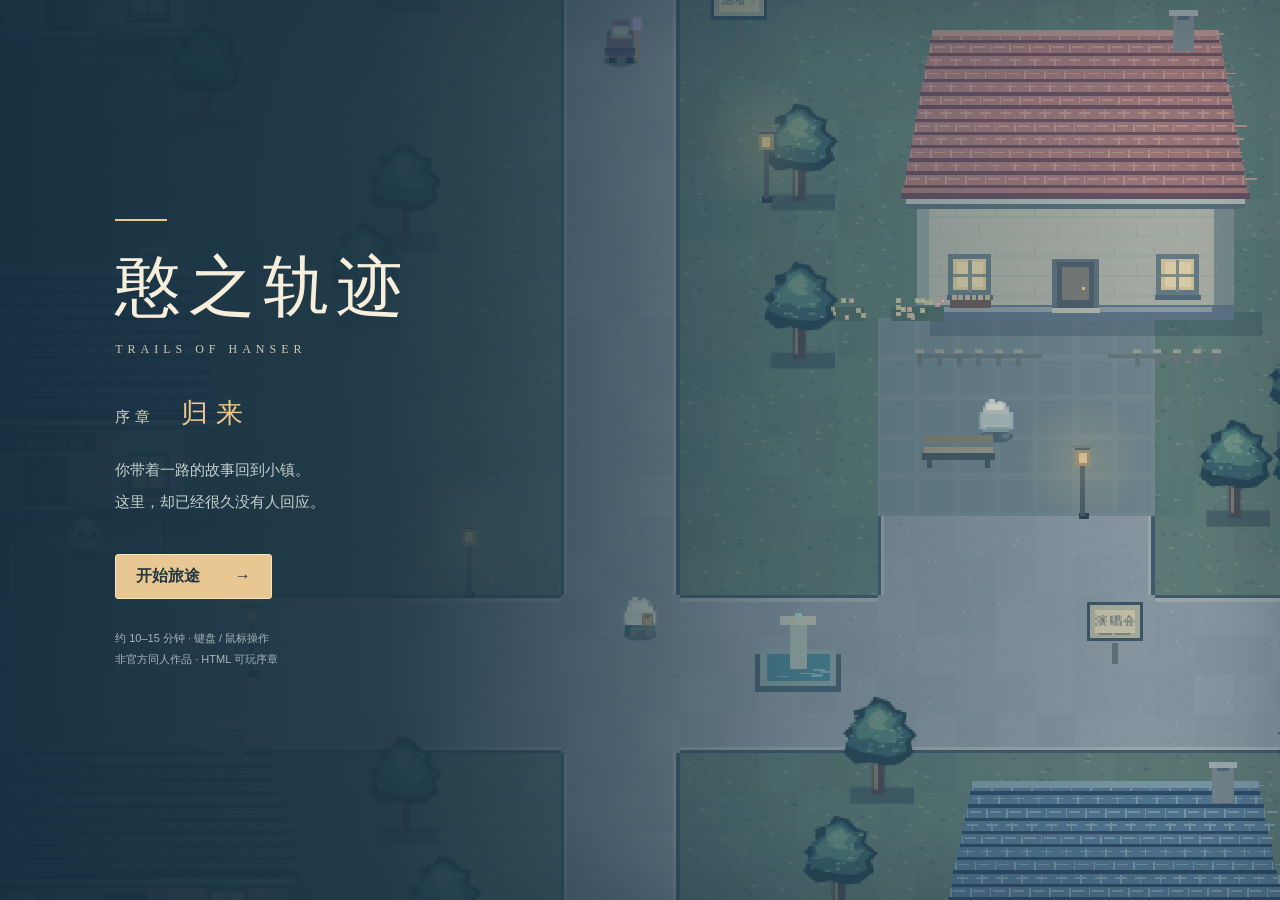
<file: prototypes/hanser-prologue/index.html>
<!doctype html>
<html lang="zh-CN">
<head>
  <meta charset="UTF-8">
  <meta name="viewport" content="width=device-width,initial-scale=1">
  <meta name="theme-color" content="#263b4c">
  <title>憨之轨迹 · 序章：归来</title>
  <link rel="icon" href="data:,">
  <link rel="stylesheet" href="styles.css">
</head>
<body>
<main id="game" aria-label="憨之轨迹序章">
  <canvas id="world" aria-label="小镇地图。WASD 或方向键移动，E 或 Enter 调查；也可点击地面移动、点击人物对话。"></canvas>
  <canvas id="battle-world" hidden aria-label="一对一战场"></canvas>
  <div class="vignette" aria-hidden="true"></div>
  <header id="explore-hud" hidden>
    <div class="location"><svg viewBox="0 0 24 24" aria-hidden="true"><path d="M12 21s7-7 7-12A7 7 0 0 0 5 9c0 5 7 12 7 12Z"/><circle cx="12" cy="9" r="2.5"/></svg><div><strong id="location-name">归乡路</strong><small id="chapter-label">序章 · 归来</small></div></div>
    <div class="hud-actions"><button id="sound-button" class="quiet" aria-pressed="false">声音：关</button><button id="journal-button" class="quiet">旅途 <kbd>M</kbd></button><button id="pause-button" class="quiet">暂停 <kbd>Esc</kbd></button></div>
    <div class="objective"><span>此刻</span><p id="objective"></p></div>
  </header>
  <div id="area-banner" class="area-banner" hidden></div>
  <div id="toast" role="status" hidden></div>
  <div id="interact-hint" hidden><button id="interact-button"><kbd>E</kbd><span id="interact-label">调查</span></button></div>
  <div id="walk-help" class="walk-help" hidden><span><kbd>W A S D</kbd> / 方向键 · 行走</span><span>点击地面 · 前往</span><span><kbd>E</kbd> · 调查</span></div>
  <section id="dialogue" class="dialogue" hidden aria-label="剧情对话" aria-live="polite">
    <div class="portrait-wrap"><canvas id="portrait" width="64" height="72"></canvas><span id="speaker"></span></div>
    <div class="dialogue-body"><p id="dialogue-text"></p><div id="choices" hidden></div><div class="dialogue-footer"><span id="dialogue-count"></span><button id="next-dialogue">继续 <kbd>Enter</kbd><span aria-hidden="true">▾</span></button></div></div>
  </section>
  <section id="title-screen" class="title-screen">
    <div class="title-copy"><div class="title-rule"></div><h1>憨之轨迹</h1><p class="english-title">TRAILS OF HANSER</p><p class="chapter-title">序章<span>归来</span></p><p class="title-description">你带着一路的故事回到小镇。<br>这里，却已经很久没有人回应。</p><div class="title-actions"><button id="new-game" class="primary">开始旅途 <span>→</span></button><button id="continue-game" hidden>继续旅途</button></div><p class="title-note">约 10–15 分钟 · 键盘 / 鼠标操作<br>非官方同人作品 · HTML 可玩序章</p></div>
  </section>
  <section id="battle-hud" hidden aria-label="战斗操作">
    <div class="battle-heading"><span id="battle-name"></span><button id="battle-pause" class="quiet">暂停 <kbd>Esc</kbd></button></div>
    <div class="enemy-status"><strong id="enemy-name"></strong><div class="hp-track"><i id="enemy-hp"></i></div><span id="enemy-hp-text"></span></div>
    <div id="order" class="turn-order"></div>
    <aside id="tutorial-guide" class="tutorial-guide" hidden aria-label="首战教学" aria-live="polite">
      <span id="tutorial-progress"></span><h2 id="tutorial-title"></h2><p id="tutorial-text"></p><p id="tutorial-note" class="tutorial-note"></p>
    </aside>
    <div id="battle-caption" class="battle-caption"></div>
    <div id="battle-menu" class="battle-menu"><h2 id="menu-title">毛怪的行动</h2><p id="target-desc" hidden></p><div id="battle-options"></div><button id="battle-back" class="menu-back" hidden>返回 <kbd>Esc</kbd></button></div>
    <div id="response" class="response" hidden><p id="response-label"></p><div class="timing-track"><i id="timing-window"></i><b id="timing-marker"></b></div><div class="response-buttons"><button id="dodge">闪避 <kbd>J</kbd></button><button id="parry">格挡 <kbd>K</kbd></button><button id="resonate">共鸣 <kbd>Space</kbd></button></div><small id="response-help"></small></div>
    <div class="player-status"><strong>毛怪 <span>满穗 · 拟态</span></strong><div class="hp-track"><i id="player-hp"></i></div><div class="stat-line"><span id="player-hp-text"></span><span id="player-tp"></span></div><button id="ultimate-button"><span id="ultimate-label"></span><kbd>R</kbd></button><small id="shield-text"></small></div>
    <div id="combat-feedback" role="status"></div>
  </section>
  <section id="panel" class="panel-backdrop" hidden><div class="panel" role="dialog" aria-modal="true" aria-labelledby="panel-title"><h2 id="panel-title"></h2><div id="panel-content"></div><div id="panel-actions"></div></div></section>
  <section id="ending" class="ending" hidden><div class="ending-copy"><p class="ending-line">“我想先找到她。把外面的事情告诉她。”</p><h1>归来</h1><p>序章 · 完</p><div class="ending-rule"></div><p class="ending-text">满穗的声音从魔导盘里传来。<br>“好。”<br><br>毛怪重新背好行李，朝着憨塔迈出了第一步。</p><p id="ending-stats"></p><button id="replay" class="primary">重温序章</button><button id="ending-journal" class="quiet">翻开旅途记录</button><small>下一段旅途，始于憨塔。</small></div></section>
  <div id="fade" class="fade" aria-hidden="true"></div>
  <noscript>请启用 JavaScript 后打开序章。</noscript>
</main>
<script src="story.js"></script><script src="world.js"></script><script src="duel-core.js"></script><script src="duel-scene.js"></script><script src="battle.js"></script><script src="game.js"></script>
</body>
</html>
</file>
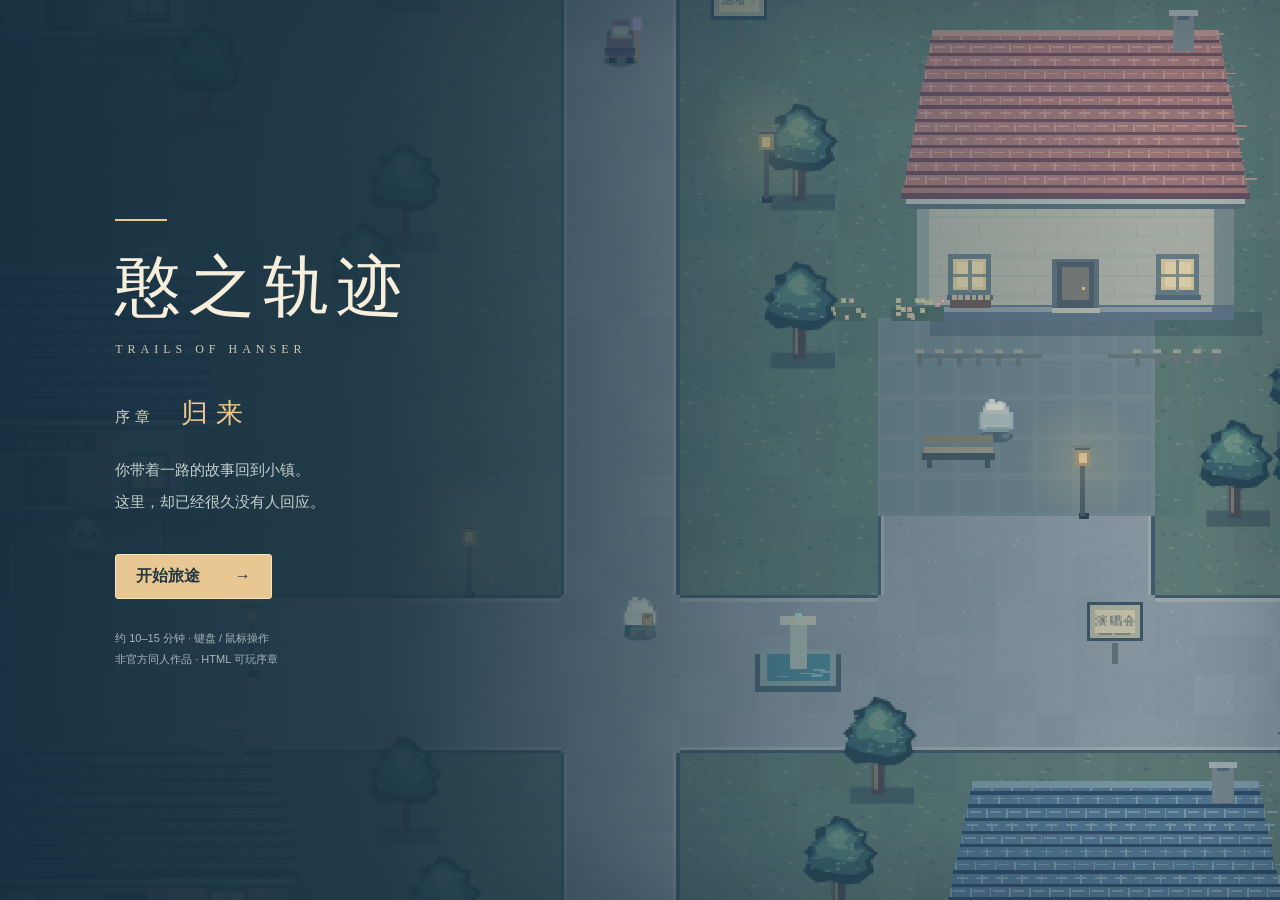
<file: 憨之轨迹-序章试玩.html>
<!doctype html>
<html lang="zh-CN">
<head>
  <meta charset="UTF-8">
  <meta name="viewport" content="width=device-width,initial-scale=1">
  <meta name="theme-color" content="#263b4c">
  <title>憨之轨迹 · 序章：归来</title>
  <link rel="icon" href="data:,">
  <style>
:root{color-scheme:dark;--ink:#f7efdb;--muted:#c2c9c6;--night:#192d3d;--panel:#213849;--gold:#ecc98b;--edge:#69818c;--mint:#9fd6bb;--danger:#f3a08b;font-family:"Microsoft YaHei UI","Microsoft YaHei","PingFang SC",sans-serif;font-size:16px}
*{box-sizing:border-box}body{margin:0;background:#142531;color:var(--ink);overflow:hidden}button{font:inherit;cursor:pointer;color:inherit;border:1px solid #829097;background:#294151;padding:11px 20px;border-radius:3px;transition:background .15s,transform .15s}button:hover{background:#405867}button:active{transform:translateY(1px)}button:disabled{opacity:.43;cursor:not-allowed}button:focus-visible{outline:3px solid var(--gold);outline-offset:4px}button.primary{background:#e8c792;color:#243843;border-color:#f6e2bc;font-weight:700}button.primary:hover{background:#f9dfb4}.quiet{background:#203749ed;border-color:#6c8190;font-size:13px;padding:9px 12px}kbd{font:inherit;font-size:11px;border:1px solid #8999a2;border-radius:3px;display:inline-block;padding:1px 5px;margin-left:6px;color:#e5e5db;white-space:nowrap}::selection{background:#d3b67d;color:#1b3040}::-webkit-scrollbar{width:7px}::-webkit-scrollbar-thumb{background:#81929a;border-radius:4px}[hidden]{display:none!important}
#game{position:relative;width:100vw;height:100dvh;min-height:420px;overflow:hidden;background:#263b4c}#world,#battle-world{position:absolute;inset:0;width:100%;height:100%;image-rendering:pixelated}#battle-world{image-rendering:auto}.vignette{position:absolute;inset:0;pointer-events:none;box-shadow:inset 0 0 120px #15273866;z-index:1}#explore-hud{position:absolute;inset:0;pointer-events:none;z-index:3}.location{position:absolute;left:30px;top:25px;display:flex;align-items:center;gap:13px;text-shadow:0 2px 5px #16293c}.location svg{width:25px;height:29px;stroke:var(--gold);stroke-width:1.5;fill:none}.location strong{font-size:21px;letter-spacing:2px}.location small{display:block;margin-top:4px;font-size:11px;letter-spacing:3px;color:#e1e1d4}.hud-actions{position:absolute;right:26px;top:25px;display:flex;gap:8px;pointer-events:auto}.objective{position:absolute;left:31px;top:103px;max-width:290px;padding:10px 13px;background:#203648e8;border:1px solid #657c89}.objective span{color:var(--gold);font-size:11px}.objective p{font-size:13px;line-height:1.7;margin:4px 0 0}.walk-help{position:absolute;bottom:21px;left:27px;right:27px;display:flex;gap:24px;font-size:11px;color:#e5e5d8;text-shadow:0 2px 3px #112838;pointer-events:none;z-index:3}.walk-help kbd{margin:0 4px 0 0;background:#233c4bb8}.area-banner{position:absolute;top:22%;left:50%;transform:translateX(-50%);font-family:"KaiTi",serif;font-size:28px;letter-spacing:7px;padding:16px 35px;border-block:1px solid #e4c99599;background:#243d4cbf;z-index:3;pointer-events:none;white-space:nowrap}#toast{position:absolute;top:85px;left:50%;transform:translateX(-50%);background:#1d3547f5;padding:12px 24px;border:1px solid #8ca09f;z-index:15;font-size:13px;max-width:90%;text-align:center}#interact-hint{position:absolute;bottom:82px;left:50%;transform:translateX(-50%);z-index:3}#interact-button{background:#213c4bef;border-color:var(--gold);padding:10px 18px;font-size:13px;white-space:nowrap}#interact-button kbd{margin:0 9px 0 0;color:var(--gold)}
.dialogue{position:absolute;z-index:7;bottom:28px;left:50%;transform:translateX(-50%);width:min(980px,calc(100% - 56px));min-height:182px;background:#203648f7;border:2px solid #91a3a7;box-shadow:0 10px 36px #00000055;display:flex;padding:21px 25px;gap:28px;outline:1px solid #213847;outline-offset:4px}.portrait-wrap{width:96px;flex-shrink:0;display:flex;flex-direction:column;align-items:center;justify-content:center;border-right:1px solid #657b8655;padding-right:22px}.portrait-wrap canvas{width:76px;height:85px;image-rendering:pixelated}.portrait-wrap span{color:var(--gold);white-space:nowrap;font-size:14px;margin-top:5px}.dialogue-body{flex:1;min-width:0;display:flex;flex-direction:column}.dialogue-body p{font-size:18px;line-height:1.85;margin:6px 0 12px;white-space:pre-wrap;letter-spacing:.5px;min-height:65px}.dialogue-footer{display:flex;align-items:center;justify-content:space-between;margin-top:auto;font-size:11px;color:#a9bdc4}.dialogue-footer button{padding:5px 8px;border:0;background:none;font-size:12px;color:#e9d2a8}.dialogue-footer button span{margin-left:15px}#choices{display:flex;gap:10px;margin:6px 0 10px;flex-wrap:wrap}#choices button{font-size:14px;background:#354f5e}#choices button:first-child{border-color:var(--gold)}
.title-screen{position:absolute;inset:0;z-index:9;background:linear-gradient(90deg,#152f40f5 0%,#1c3544e8 30%,#1f3c4c55 63%,transparent);display:flex;align-items:center}.title-copy{margin:0 0 0 9vw;max-width:490px;padding-block:35px}.title-rule{width:52px;height:2px;background:var(--gold);margin-bottom:26px}.title-copy h1{font-family:"STKaiti","KaiTi","Noto Serif CJK SC",serif;font-size:66px;line-height:1.2;letter-spacing:8px;font-weight:500;margin:0}.english-title{font-family:Georgia,serif;font-size:12px;letter-spacing:5px;color:#d0c9b2;margin:16px 0 38px}.chapter-title{font-size:15px;color:#d8d6be;letter-spacing:5px}.chapter-title span{font-family:"KaiTi",serif;color:var(--gold);font-size:27px;margin-left:26px;letter-spacing:8px}.title-description{font-size:15px;line-height:2.1;color:#c4d0cc;margin:23px 0 37px}.title-actions{display:flex;gap:12px;flex-wrap:wrap}.title-actions button{min-width:154px}.title-actions .primary span{margin-left:30px}.title-note{font-size:11px;color:#a2b7bb;line-height:1.9;margin-top:29px}.fade{position:absolute;inset:0;background:#132737;z-index:30;opacity:0;pointer-events:none;transition:opacity .42s}.fade.on{opacity:1;pointer-events:auto}
.panel-backdrop{position:absolute;inset:0;background:#102637b8;z-index:20;display:flex;align-items:center;justify-content:center;padding:24px}.panel{max-width:670px;width:100%;background:#203747;border:1px solid #81959b;box-shadow:0 15px 60px #00000066;padding:31px;max-height:90%;overflow:auto}.panel h2{font-family:"KaiTi",serif;font-size:29px;letter-spacing:2px;margin:0 0 23px;font-weight:500}.panel p,.panel li{font-size:14px;line-height:1.9;color:#dce0d7}.panel h3{font-size:16px;color:var(--gold);margin:24px 0 12px}.panel ul{padding-left:20px}.panel small{line-height:1.7;color:#b4c7cb}.panel #panel-actions{display:flex;gap:10px;justify-content:flex-end;flex-wrap:wrap;margin-top:25px}.panel #panel-actions button{font-size:14px}.controls-list{display:grid;grid-template-columns:1fr 1fr;gap:12px}.controls-list div{padding:10px 0;border-bottom:1px solid #516c79;font-size:13px;line-height:1.8}.controls-list b{color:var(--gold);display:block}.journal-list{list-style:none;padding:0!important}.journal-list li{padding:12px 0;border-bottom:1px solid #46616d}.journal-list strong{display:block;color:#e8d4ab;font-size:14px}.journal-list p{margin:5px 0 0;font-size:13px;color:#b9cbcd}.equip-grid{display:grid;grid-template-columns:1fr 1fr;gap:9px}.equip-grid button{text-align:left;font-size:14px}.equip-grid button.selected{border-color:var(--gold);background:#3c5560}.equip-grid small{display:block;margin-top:6px}.ending{position:absolute;inset:0;z-index:12;background:#172e40e8;display:flex;justify-content:center;align-items:center;text-align:center;overflow:auto}.ending-copy{padding:40px 20px}.ending-line{font-family:"KaiTi",serif;color:#e3d4b8;font-size:20px;letter-spacing:1px}.ending h1{font-family:"KaiTi",serif;font-weight:400;font-size:75px;letter-spacing:25px;margin:26px 0 0 25px}.ending h1+p{letter-spacing:9px;color:#c2cfcf;font-size:12px}.ending-rule{width:55px;height:1px;background:var(--gold);margin:27px auto}.ending-text{font-size:15px;line-height:1.9;color:#c7d0cf}#ending-stats{font-size:12px;color:#b6c3c5;margin:24px 0}.ending button{margin:0 5px}.ending small{display:block;margin-top:24px;color:#93adb9;font-size:11px;letter-spacing:3px}
#battle-hud{position:absolute;inset:0;z-index:5;pointer-events:none}#battle-hud button{pointer-events:auto}.battle-heading{position:absolute;left:28px;right:28px;top:22px;display:flex;justify-content:space-between;align-items:center;font-size:16px;letter-spacing:2px}.enemy-status{position:absolute;right:30px;top:82px;width:240px;padding:13px 16px;background:#213d46e8}.enemy-status strong{font-size:14px}.enemy-status>span{font-size:11px;color:#c8d9cc}.hp-track{height:6px;margin:9px 0;background:#152e35;overflow:hidden}.hp-track i{display:block;height:100%;width:100%;background:#b7d5ac;transition:width .15s}.enemy-status .hp-track i{background:#d5a38a}.turn-order{position:absolute;top:80px;left:29px;display:flex;gap:5px}.turn-order span{font-size:11px;padding:5px 8px;background:#28454c;border-bottom:2px solid #b4d6bf}.turn-order span.enemy{border-color:#d6aa97;color:#e5c6b4}.battle-caption{position:absolute;top:20%;left:20%;right:20%;text-align:center;font-size:23px;text-shadow:0 3px 7px #132f35;letter-spacing:3px}.battle-menu{position:absolute;width:260px;left:5%;top:39%;background:#203a43ef;border:1px solid #93a69b;box-shadow:0 8px 28px #00000055;padding:13px;pointer-events:auto}.battle-menu h2{font-size:12px;font-weight:400;letter-spacing:2px;color:#d8ceac;margin:3px 7px 12px}.battle-menu button{display:block;text-align:left;width:100%;margin-top:5px;padding:10px 13px;border-color:transparent;background:#29464d;font-size:16px}.battle-menu button.selected{background:#d9cbab;color:#233c44}.battle-menu button small{display:block;font-size:11px;margin-top:5px;line-height:1.6;color:#c1d1c7}.battle-menu button.selected small{color:#3e5b5d}.battle-menu .menu-back{background:transparent;border-top:1px solid #688078;font-size:11px}#target-desc{font-size:13px;line-height:1.7;padding:0 7px}.player-status{position:absolute;right:28px;bottom:24px;background:#203d45f2;padding:15px 18px;width:272px;pointer-events:auto}.player-status strong{font-size:17px}.player-status strong span{font-weight:400;color:#bfceb9;font-size:11px;margin-left:9px}.stat-line{display:flex;justify-content:space-between;font-size:11px;color:#d8e2cf}.player-status button{width:100%;margin-top:12px;padding:10px;font-size:12px;border-color:#a89e75;background:#344d4d}.player-status small{font-size:11px;color:#bad4ca}.response{position:absolute;bottom:27px;left:50%;transform:translateX(-50%);width:340px;text-align:center;padding:13px 15px;background:#203b45ef;border:1px solid #7b958c;pointer-events:auto}.response p{margin:0 0 10px;font-size:14px;color:var(--gold)}.timing-track{height:10px;position:relative;background:#132f36;margin:11px 0 15px}.timing-track i{position:absolute;right:0;width:20%;height:100%;background:#b3d9b5}.timing-track b{position:absolute;left:0;top:-3px;width:3px;height:16px;background:#fff4d6}.response-buttons{display:flex;justify-content:center;gap:8px}.response-buttons button{font-size:14px;padding:9px 15px}.response small{display:block;margin-top:9px;font-size:11px;line-height:1.5;color:#cbd8ca}.response.red{border-color:#e49b82}.response.red p{color:#ffc1a2}#combat-feedback{position:absolute;left:30px;bottom:27px;max-width:280px;font-size:14px;color:#fff0c5;text-shadow:0 2px 5px #000000}.battle-hint{border:1px solid #718775;padding:12px 15px;font-size:13px;color:#e2d6ba}
@media(max-width:900px){.title-copy{margin-left:7vw}.title-copy h1{font-size:51px}.hud-actions{right:16px;top:18px}.location{left:20px;top:19px}.objective{left:20px;top:90px;max-width:230px}.dialogue{width:calc(100% - 38px);bottom:20px;gap:17px;padding:17px;min-height:172px}.dialogue-body p{font-size:16px}.portrait-wrap{width:80px;padding-right:13px}.walk-help{left:20px;gap:14px}.battle-menu{width:230px;left:24px;top:30%}.player-status{right:18px;bottom:18px;width:230px}.response{left:24px;bottom:18px;transform:none;width:285px}.battle-caption{top:19%;font-size:18px}.battle-menu button{padding:8px 11px;font-size:14px}.enemy-status{width:210px}.turn-order span:nth-child(n+5){display:none}#combat-feedback{bottom:185px}.ending-line{font-size:17px}}
@media(max-width:600px){.title-screen{background:linear-gradient(90deg,#193445e8,#1c3b4b77)}.title-copy{margin:0;padding:30px;width:100%}.title-copy h1{font-size:44px;letter-spacing:5px}.english-title{font-size:11px;letter-spacing:3px}.title-description{font-size:14px}.title-note{font-size:11px}.hud-actions{top:17px;gap:5px}.hud-actions .quiet{padding:7px 8px;font-size:11px}.hud-actions kbd{display:none}.location{top:19px;left:14px;gap:7px}.location strong{font-size:16px;letter-spacing:1px}.location small{font-size:11px;letter-spacing:1px}.location svg{width:19px}.objective{left:14px;top:78px;max-width:210px;padding:7px 10px}.objective p{font-size:12px}.walk-help{font-size:11px;left:15px;bottom:15px;gap:10px;flex-wrap:wrap}.walk-help span:nth-child(2){display:none}.dialogue{width:calc(100% - 24px);bottom:16px;padding:13px;gap:12px;min-height:208px}.portrait-wrap{width:53px;padding-right:9px}.portrait-wrap canvas{width:51px;height:58px}.portrait-wrap span{font-size:11px}.dialogue-body p{font-size:15px;line-height:1.85;margin-top:0}.dialogue-footer{font-size:11px}.dialogue-footer button{font-size:11px}#choices{flex-direction:column}#choices button{font-size:12px;padding:9px}.panel-backdrop{padding:14px}.panel{padding:22px;max-height:92%}.panel h2{font-size:25px}.controls-list{grid-template-columns:1fr}.equip-grid{grid-template-columns:1fr}.ending h1{font-size:60px}.ending-line{font-size:15px}.ending-text{font-size:14px}.ending-copy{padding:25px 16px}.ending button{font-size:13px;padding:10px}.battle-heading{left:14px;right:14px;top:16px;font-size:13px}.enemy-status{right:14px;top:66px;width:172px;padding:10px}.turn-order{left:14px;top:70px;max-width:145px;flex-wrap:wrap}.turn-order span{font-size:11px;padding:4px 6px}.battle-caption{top:25%;left:12px;right:12px;font-size:16px}.battle-menu{left:14px;top:32%;width:195px;padding:9px}.battle-menu button{font-size:13px;padding:7px 9px}.battle-menu button small{font-size:11px}.player-status{right:14px;bottom:16px;width:170px;padding:11px}.player-status strong{font-size:14px}.player-status strong span{display:block;margin:3px 0}.stat-line{font-size:11px}.player-status button{padding:8px 4px;font-size:11px}.response{left:14px;bottom:18px;width:calc(100% - 210px);min-width:150px;padding:9px}.response-buttons{flex-direction:column;gap:5px}.response-buttons button{padding:7px;font-size:11px}.response p{font-size:12px}.response small{font-size:11px}.response kbd{font-size:11px}.battle-menu .menu-back{font-size:11px}#combat-feedback{left:14px;bottom:225px;max-width:180px;font-size:12px}}
@media(prefers-reduced-motion:reduce){*,*::before,*::after{transition:none!important;scroll-behavior:auto!important}}

/* Introductory battle: one instruction at a time, away from the action buttons. */
.tutorial-guide{position:absolute;left:30px;top:124px;width:340px;padding:15px 17px;background:#203a43f5;border:1px solid #b9ab84;box-shadow:0 5px 20px #00000038;pointer-events:none}
.tutorial-guide>span{font-size:11px;letter-spacing:2px;color:#dfc997}
.tutorial-guide h2{margin:8px 0;font-size:17px;font-weight:500;color:#f1e5c8}
.tutorial-guide p{font-size:13px;line-height:1.7;margin:0;color:#e1e7df}
.tutorial-guide .tutorial-note{font-size:12px;margin-top:10px;padding-top:9px;border-top:1px solid #667f7b;color:#bce0c5}
.tutorial-guide[data-waiting="true"]{border-color:#bce0c5}
#battle-hud .tutorial-required{border:2px solid #ecd49b;box-shadow:0 0 0 2px #233d43;color:#fff2d5;background:#486560}
.tutorial-active .battle-menu{top:auto;bottom:34px}
.tutorial-active #combat-feedback{bottom:185px}
@media(max-width:900px){.tutorial-guide{left:24px;top:122px;width:310px;padding:12px 14px}.tutorial-guide h2{font-size:16px}.tutorial-guide p{font-size:12px}.tutorial-active .battle-menu{bottom:22px}.tutorial-active #combat-feedback{left:auto;right:24px;bottom:195px;max-width:220px;text-align:right}}
@media(max-width:600px){.tutorial-guide{left:14px;right:14px;top:150px;width:auto;padding:11px 13px}.tutorial-guide h2{font-size:15px;margin:6px 0}.tutorial-guide p{font-size:12px;line-height:1.6}.tutorial-guide .tutorial-note{margin-top:7px;padding-top:7px;font-size:11px}.tutorial-active .battle-menu{left:14px;width:180px;bottom:22px}.tutorial-active .battle-menu button{font-size:12px;padding:7px 8px}.tutorial-active .battle-menu button small{font-size:11px;line-height:1.4}.tutorial-active .battle-caption{top:43%;font-size:15px}.tutorial-active #combat-feedback{bottom:205px;right:14px;max-width:170px;font-size:11px}}
@media(max-height:650px) and (min-width:901px){.tutorial-guide{top:114px;padding:10px 14px}.tutorial-guide h2{font-size:15px;margin:5px 0}.tutorial-guide p{font-size:12px;line-height:1.5}.tutorial-guide .tutorial-note{margin-top:6px;padding-top:6px}.tutorial-active .battle-menu{left:30px;bottom:18px;width:240px}.tutorial-active .battle-menu button{font-size:13px;padding:6px 10px}.tutorial-active .battle-menu button small{font-size:11px;margin-top:3px}}
</style>
</head>
<body>
<main id="game" aria-label="憨之轨迹序章">
  <canvas id="world" aria-label="小镇地图。WASD 或方向键移动，E 或 Enter 调查；也可点击地面移动、点击人物对话。"></canvas>
  <canvas id="battle-world" hidden aria-label="一对一战场"></canvas>
  <div class="vignette" aria-hidden="true"></div>
  <header id="explore-hud" hidden>
    <div class="location"><svg viewBox="0 0 24 24" aria-hidden="true"><path d="M12 21s7-7 7-12A7 7 0 0 0 5 9c0 5 7 12 7 12Z"/><circle cx="12" cy="9" r="2.5"/></svg><div><strong id="location-name">归乡路</strong><small id="chapter-label">序章 · 归来</small></div></div>
    <div class="hud-actions"><button id="sound-button" class="quiet" aria-pressed="false">声音：关</button><button id="journal-button" class="quiet">旅途 <kbd>M</kbd></button><button id="pause-button" class="quiet">暂停 <kbd>Esc</kbd></button></div>
    <div class="objective"><span>此刻</span><p id="objective"></p></div>
  </header>
  <div id="area-banner" class="area-banner" hidden></div>
  <div id="toast" role="status" hidden></div>
  <div id="interact-hint" hidden><button id="interact-button"><kbd>E</kbd><span id="interact-label">调查</span></button></div>
  <div id="walk-help" class="walk-help" hidden><span><kbd>W A S D</kbd> / 方向键 · 行走</span><span>点击地面 · 前往</span><span><kbd>E</kbd> · 调查</span></div>
  <section id="dialogue" class="dialogue" hidden aria-label="剧情对话" aria-live="polite">
    <div class="portrait-wrap"><canvas id="portrait" width="64" height="72"></canvas><span id="speaker"></span></div>
    <div class="dialogue-body"><p id="dialogue-text"></p><div id="choices" hidden></div><div class="dialogue-footer"><span id="dialogue-count"></span><button id="next-dialogue">继续 <kbd>Enter</kbd><span aria-hidden="true">▾</span></button></div></div>
  </section>
  <section id="title-screen" class="title-screen">
    <div class="title-copy"><div class="title-rule"></div><h1>憨之轨迹</h1><p class="english-title">TRAILS OF HANSER</p><p class="chapter-title">序章<span>归来</span></p><p class="title-description">你带着一路的故事回到小镇。<br>这里，却已经很久没有人回应。</p><div class="title-actions"><button id="new-game" class="primary">开始旅途 <span>→</span></button><button id="continue-game" hidden>继续旅途</button></div><p class="title-note">约 10–15 分钟 · 键盘 / 鼠标操作<br>非官方同人作品 · HTML 可玩序章</p></div>
  </section>
  <section id="battle-hud" hidden aria-label="战斗操作">
    <div class="battle-heading"><span id="battle-name"></span><button id="battle-pause" class="quiet">暂停 <kbd>Esc</kbd></button></div>
    <div class="enemy-status"><strong id="enemy-name"></strong><div class="hp-track"><i id="enemy-hp"></i></div><span id="enemy-hp-text"></span></div>
    <div id="order" class="turn-order"></div>
    <aside id="tutorial-guide" class="tutorial-guide" hidden aria-label="首战教学" aria-live="polite">
      <span id="tutorial-progress"></span><h2 id="tutorial-title"></h2><p id="tutorial-text"></p><p id="tutorial-note" class="tutorial-note"></p>
    </aside>
    <div id="battle-caption" class="battle-caption"></div>
    <div id="battle-menu" class="battle-menu"><h2 id="menu-title">毛怪的行动</h2><p id="target-desc" hidden></p><div id="battle-options"></div><button id="battle-back" class="menu-back" hidden>返回 <kbd>Esc</kbd></button></div>
    <div id="response" class="response" hidden><p id="response-label"></p><div class="timing-track"><i id="timing-window"></i><b id="timing-marker"></b></div><div class="response-buttons"><button id="dodge">闪避 <kbd>J</kbd></button><button id="parry">格挡 <kbd>K</kbd></button><button id="resonate">共鸣 <kbd>Space</kbd></button></div><small id="response-help"></small></div>
    <div class="player-status"><strong>毛怪 <span>满穗 · 拟态</span></strong><div class="hp-track"><i id="player-hp"></i></div><div class="stat-line"><span id="player-hp-text"></span><span id="player-tp"></span></div><button id="ultimate-button"><span id="ultimate-label"></span><kbd>R</kbd></button><small id="shield-text"></small></div>
    <div id="combat-feedback" role="status"></div>
  </section>
  <section id="panel" class="panel-backdrop" hidden><div class="panel" role="dialog" aria-modal="true" aria-labelledby="panel-title"><h2 id="panel-title"></h2><div id="panel-content"></div><div id="panel-actions"></div></div></section>
  <section id="ending" class="ending" hidden><div class="ending-copy"><p class="ending-line">“我想先找到她。把外面的事情告诉她。”</p><h1>归来</h1><p>序章 · 完</p><div class="ending-rule"></div><p class="ending-text">满穗的声音从魔导盘里传来。<br>“好。”<br><br>毛怪重新背好行李，朝着憨塔迈出了第一步。</p><p id="ending-stats"></p><button id="replay" class="primary">重温序章</button><button id="ending-journal" class="quiet">翻开旅途记录</button><small>下一段旅途，始于憨塔。</small></div></section>
  <div id="fade" class="fade" aria-hidden="true"></div>
  <noscript>请启用 JavaScript 后打开序章。</noscript>
</main>
<script>
/* Playable adaptation of docs/《憨之轨迹》· 序章·归来.md.
 * The second battle and short connective dialogue are prototype additions.
 */
(function(root,factory){const api=factory();if(typeof module==='object'&&module.exports)module.exports=api;else root.PrologueStory=api;})(globalThis,()=>{
  'use strict';
  const line=(speaker,text,cue)=>({speaker,text,cue});
  const scripts={
    arrival:[
      line('旁白','结束了在外的旅行，你终于回到了毛怪小镇。','arrival'),
      line('毛怪','先回家放下行李，再去看看大家。小册子里记下的那些事，总算能找人讲了。'),
      line('毛怪','……要是憨也能听见，就更好了。'),
      line('旁白','天还没有黑。沿着石路走，熟悉的家就在街边。')
    ],
    broadcast:[
      line('旁白','你把行李放在脚边，将钥匙插进锁孔。街口的广播忽然响了。','broadcast'),
      line('广播','各位毛怪小镇的居民，这里是毛怪俱乐部。请所有仍能听见广播的居民，尽快离开小镇。'),
      line('旁白','后面的话逐渐被杂音盖住。然后，一切又安静下来。'),
      line('毛怪','又是大家的整活吗？'),
      line('旁白','隔壁关着门，远处几间店铺也没开。平时会聚在街边聊天的居民，一个也没有看见。'),
      line('旁白','巷子深处传来一阵急促的脚步声。一个熟悉的身影跌跌撞撞地冲了出来。','chase'),
      line('毛怪','满穗？'),
      line('旁白','追兵已经到了近前。满穗侧身躲避，一件东西被打飞，滚到了你的家门前。','disc'),
      line('满穗','喂，那边的毛怪，带上这个，赶紧离开这里！我来拖住他们！')
    ],
    pickup:[
      line('旁白','你捡起了那件陌生的魔导具。追来的邪祟随即转向了你。','pickup'),
      line('旁白','盘上的信物亮了起来。你记得满穗的故事，也记得那些曾让自己牵挂的事情。'),
      line('毛怪','这股力量……'),
      line('旁白','一束暖光覆在你身上，映出新的模样。敌人的攻击已到面前。','transform')
    ],
    rescue:[
      line('旁白','追兵的武器落在石路上。你这才看清，那是小镇卫兵的装束。','purify'),
      line('满穗','别靠得太近……让我来。'),
      line('旁白','满穗将自己的力量缓缓覆在卫兵身上。他紧绷的身体渐渐放松，茫然地靠坐在墙边。'),
      line('毛怪','满穗，你——'),
      line('旁白','她晃了一下。你连忙扶住她，但她已经失去了意识。','collapse'),
      line('旁白','你把满穗带回家，安置在床上。窗外的街道依旧寂静。','home'),
      line('旁白','过了一阵，她终于睁开眼睛。'),
      line('毛怪','你醒了。'),
      line('满穗','……嗯。谢谢你。'),
      line('毛怪','这里到底发生什么事了？那些邪祟为什么追你？'),
      line('满穗','他们许多原本就是这里的卫兵和居民。受了控制，才会攻击我们。刚才，我替那名卫兵做了净化。'),
      line('满穗','但解除控制以后，人也不会立刻恢复。被侵蚀的理智和感情，还需要慢慢回来。'),
      line('满穗','事情是在演唱会之后发生变化的。起初大家都很高兴……后来，憨渐渐不太开心了。'),
      line('满穗','她找银狼商量。银狼用卡带创造了一个空间，让她能暂时离开外面的事务，安静地待一阵。'),
      line('满穗','憨的意识进了那个空间，此后就再没有出来。留在外面处理事务的，是她创造的人偶。'),
      line('毛怪','那外面的事，她知道吗？'),
      line('满穗','她还在里面思考，并不知道这里的变化。以前，她也会暂时交给人偶处理大家的诉求，可这次过去了很久。'),
      line('满穗','她曾说：“我好像一直在扮演 Hanser 这个角色。可是，我自己想要的，又是什么呢？”'),
      line('旁白','满穗缓了一口气。你在床边坐下，等她继续。'),
      line('满穗','有人希望憨随时回应，把她对别人的关心当成对自己的冷落。还有人觉得付出了心意，就有资格决定她该怎样生活。'),
      line('满穗','人偶把憨的困扰归结到这些诉求上。它让银狼制作了影响思想的装置，想从大家的情感中改变这些事。'),
      line('满穗','一开始，我也希望大家能轻松一些。可后来，它越来越偏执了。'),
      line('满穗','牵挂、期待、难过……都被一起剥夺。居民渐渐失去了自己的判断。提出异议的神使，也受到了控制。'),
      line('满穗','我装作自己也一样，把想法藏起来，等一个能够行动的机会。后来，我知道了它的新计划。'),
      line('满穗','每位神使都统筹一片区域，维系一条通往外界的通道。人偶认为，只要还与外界联系，那些期待就不会消失。'),
      line('满穗','它要把小镇彻底封闭。憨希望大家照顾自己的生活……可把所有联系都断掉，一定不会是她希望的。'),
      line('毛怪','所以，你才从塔里逃出来？'),
      line('满穗','今天，我感觉到有人通过我维系的通道回来了。那个人还没有受到污染，保留着完整的理智和感情。'),
      line('旁白','她看着你。你这才意识到，她说的就是自己。'),
      line('满穗','我想把这里的情况带出去，找人帮忙。于是偷出自己的烙印信物，逃离了憨塔。'),
      line('满穗','但追兵一直没有停。我越来越虚弱，已经没有力量继续维系通道……你今天走过的那条路，回不去了。'),
      line('旁白','你低头看向手中的魔导具。'),
      line('毛怪','你说的信物，就是这个？'),
      line('满穗','这是魔导盘，信物放在里面。这个魔导具还只是个试玩品，是银狼为了哄我开心，特意做的。'),
      line('满穗','她总是拉着我玩游戏。有时我还没弄清刚才的操作，她已经讲到了下一步，又得倒回来教我。'),
      line('旁白','提起银狼，满穗的声音里有了一点暖意。'),
      line('满穗','她知道我的经历后，认真做了这件东西，想让我也体验游戏里那些奇妙的能力。送来时，还附上了她自己的信物。'),
      line('满穗','说是放上对应的信物，就可以获得拟态力量。但是需要使用者对放入信物的信息十分了解，而且感情丰富，才可以使用。'),
      line('毛怪','所以，刚才是你的力量？'),
      line('满穗','嗯。你了解我的故事，也记得它们。你又没有受这里的污染，才能让它完整地回应你。'),
      line('满穗','我当时还不够了解银狼，也没有真正用过魔导盘。只当她又在说些神奇的事情哄我开心。'),
      line('满穗','不过，朋友送来的礼物，就算没有那些用途，我也愿意留着。'),
      line('满穗','没想到，居然真的可以使用。'),
      line('满穗','等后面再和银狼去道歉吧。等后面……'),
      line('旁白','她的声音停住了。盘上的光很安静，像在等一个尚未到来的回答。'),
      line('旁白','从前，她只要走到银狼身边，等她打完手里的那一局。现在，她甚至不知道下一次见面会是什么时候。'),
      line('满穗','……我原本想把这里的情况带出去，找人帮忙。可是其他神使也都受了控制。刚才被净化的人，还需要时间恢复。'),
      line('满穗','没想到，你能用出里面的力量……你愿不愿意带我去一趟憨塔？我想试着联系真正的神主，把这里发生的事告诉她。'),
      line('满穗','我知道这样的请求十分的无理，但是希望你拯救小镇，拯救一下大家，唤醒憨。'),
      line('旁白','你没有立刻回答。她连说完这些话都需要休息，却希望你去那个她拼尽力量才逃出来的地方。'),
      line('满穗','我现在没有力量和你一起战斗了。但我知道塔里的部分情况，可以帮你。'),
      line('满穗','我还能做净化。也能寄宿在自己的信物里，守住你的理智和感情，不让这里的环境干扰你。'),
      line('毛怪','……我想先去镇上看看。'),
      line('满穗','我会跟着你。'),
      line('旁白','一缕柔和的光落进信物。她无法再像从前那样独自行走，却仍能通过魔导盘陪着你。','companion'),
      line('毛怪','满穗？'),
      line('满穗','嗯。'),
      line('旁白','听见回应，你才稍稍松了口气。街上，还有认识的人吗？')
    ],
    residentA:[
      line('居民','你去旅行了。什么时候回来的？'),
      line('毛怪','刚刚回来。路上有好多事……我都记在了本子里。'),
      line('旁白','问候还是熟悉的问候，声音里却没有重逢的高兴。你试着提起了憨。'),
      line('居民','憨……'),
      line('旁白','他想了很久。你又补了几句话，对方偶尔点头，最后只是木然地抬起头。'),
      line('居民','你去旅行了。什么时候回来的？'),
      line('毛怪','……'),
      line('满穗','让我试试。','purifyA'),
      line('旁白','光缓缓散去。他像是想说什么，却没能接上你们刚才的话。'),
      line('满穗','控制停下来了。剩下的，我们得给他一点时间。'),
      line('毛怪','嗯。等你想起来，我再把路上的故事讲给你听。')
    ],
    residentB:[
      line('旁白','居民坐在老地方，朝着憨塔的方向低声祷告。那里没有声音，也没有人出现。'),
      line('毛怪','你在这里等什么？'),
      line('居民','到了这个时候，就该在这里……'),
      line('毛怪','你想和憨说什么？'),
      line('居民','我……'),
      line('旁白','他又开始念那些没有起伏的话，却说不出自己祈求的是什么。你站在旁边，跟着等了一会儿。'),
      line('满穗','他还记得应该来到这里。可是，那份心情……','purifyB'),
      line('旁白','满穗替他做了净化。祷告声慢慢停了。'),
      line('居民','天要黑了？'),
      line('毛怪','嗯。慢慢想吧。'),
      line('旁白','他望了望你，又看向远处的塔。你离开时，脚步比来时慢了许多。')
    ],
    poster:[
      line('旁白','旧公告栏上，还贴着演唱会的海报。纸角微微卷起，下面留着居民写的几句留言。'),
      line('毛怪','“下次还一起去。”……'),
      line('满穗','他们曾经很期待。'),
      line('旁白','你将翘起的纸角轻轻压平。')
    ],
    resolve:[
      line('旁白','你停在路口。一边是回家的路，另一边能望见憨塔。','resolve'),
      line('毛怪','今天发生的事情……太多了。'),
      line('旁白','通往外面的路已不再能走。但你还可以回家，把门关上，先躲开街上的危险。'),
      line('旁白','你的脚往来路挪了一步。你害怕。满穗尚且只能逃出来，自己只是一个刚刚回家的毛怪。'),
      line('旁白','行李里的小册子滑了出来，被你伸手接住。几张折起的纸页松开了。','notebook'),
      line('毛怪','这些事……写的时候，我一直在想，回来以后大家会觉得哪件更有趣。'),
      line('旁白','你将纸页抚平，却没有立刻收起。走之前，你是真的很想回来。'),
      line('毛怪','我不知道憨以后会做什么。也许她会休息很久，也许会过上和从前不同的生活。'),
      line('毛怪','可那些陪着我走过低谷的声音，不会因此就没有意义。'),
      line('旁白','她还留在那个空间里。她知道银狼发生了什么吗？知道满穗逃出来了吗？知道这里的人，正在忘记自己曾经珍惜的事吗？'),
      line('毛怪','满穗能让他们慢慢恢复。可是，人偶还在继续。'),
      line('旁白','你把小册子放回行李，重新望向憨塔。'),
      line('毛怪','满穗。'),
      line('满穗','我在。'),
      line('毛怪','我想去见见她。'),
      line('满穗','塔里很危险。'),
      line('毛怪','嗯。'),
      line('毛怪','我想先找到她。把外面的事情告诉她。'),
      line('旁白','你的手仍有些发抖。但这一次，你看清了自己想去的方向。'),
      line('满穗','好。')
    ],
    gate:[
      line('旁白','塔前的道路上，一个身影拦住了去路。淡紫色的光在他手里聚起。','gate'),
      line('守卫','回去。通道……不准通行。'),
      line('毛怪','满穗，他也能恢复吗？'),
      line('满穗','可以。但先得让他的攻击停下来。小心那些红色的光，别硬接。'),
      line('毛怪','嗯。我们一起。')
    ],
    purified:[
      line('旁白','最后一束光散开。守卫慢慢垂下手，满穗的力量随之覆在他身上。','purifyMage'),
      line('守卫','我刚才……'),
      line('满穗','先休息一下。别急着想。'),
      line('旁白','他让开了道路。塔的轮廓仍在暮色里，那里面究竟有什么，你还不知道。'),
      line('毛怪','走吧。'),
      line('满穗','我在。')
    ],
    departure:[
      line('旁白','你重新背好行李。来时攒了一路的话，现在仍不知该从哪一句开始。','depart'),
      line('旁白','但你已朝那个方向，迈出了第一步。')
    ],
    closed:[line('旁白','通道里的光已经熄灭。那条曾带你回家的路，如今消失在雾中。'),line('满穗','抱歉……我已经没有力量继续维系它了。')],
    homeAgain:[line('旁白','熟悉的门还在这里。屋里可以暂时躲开危险。'),line('毛怪','先把镇上的情况看清楚吧。')],
    repeatA:[line('居民','你……刚才来过。'),line('旁白','他仍说不出更多的话。你轻轻点头，没有催促。')],
    repeatB:[line('居民','天要黑了。'),line('旁白','他不再重复祷告，只是安静地望着远处。')],
    guard:[line('旁白','卫兵靠在墙边。看见你时，他抬了抬头，又缓缓垂下目光。'),line('满穗','他在恢复。我们做的事是有用的。')]
  };
  const journal={
    arrival:['回家','结束旅行，回到熟悉的小镇。小册子里记着许多想分享的见闻。'],
    broadcast:['无人回应的街道','毛怪俱乐部广播要求居民撤离。满穗正被追赶，一件魔导具落在门前。'],
    firstBattle:['借来的力量','魔导盘回应了对满穗的了解与感情。追兵原来是受控的卫兵。'],
    bedside:['留在外面的神主','憨的意识留在卡带空间。人偶剥夺居民的情感，并打算封闭小镇。'],
    gift:['银狼的礼物','银狼为满穗制作了魔导盘。“等后面……”——她们还有没能说完的话。'],
    companion:['我会跟着你','满穗寄宿在信物中，保护毛怪并帮助受控者净化。通往外界的路已失效。'],
    residentA:['没能接上的问候','熟人记得问候，却无法回应你的归来。净化解除控制，恢复仍需要时间。'],
    residentB:['没有答案的等待','居民仍在向塔祷告，却忘记了所求的事情。净化之后，他终于停了下来。'],
    poster:['还留在这里的约定','旧海报上写着：“下次还一起去。”'],
    resolve:['想去的方向','过去的陪伴不会因未来改变而失去意义。毛怪决定去见憨，告诉她外面发生的事。'],
    secondBattle:['这一次，主动向前','毛怪知道守卫也是受控者，主动配合满穗争取净化机会。'],
    ending:['归来','带着未说完的话，与满穗一起向憨塔出发。']
  };
  const objectives={returning:'沿石路回家，调查蓝色屋顶的家门。',disc:'拾起门前发光的魔导盘。',firstBattle:'借助满穗的力量，制止追兵。',bedside:'守在满穗身边，听她说完。',investigate:'前往东侧街区，看看熟悉的居民。',resolve:'到街区中央的路口，想一想接下来要去哪里。',tower:'沿北侧石路前往憨塔。',secondBattle:'制止受控守卫，为满穗争取净化机会。',purification:'让满穗为守卫净化。',depart:'道路已经让开。向北出发，前往憨塔。',complete:'序章完成。'};
  return {scripts,journal,objectives};
});

</script><script>
(function(root,factory){const api=factory();if(typeof module==='object'&&module.exports)module.exports=api;else root.PrologueWorld=api;})(globalThis,()=>{
  'use strict';
  const T=24,clamp=(v,a,b)=>Math.max(a,Math.min(b,v));
  const rand=n=>{const x=Math.sin(n*127.1+311.7)*43758.5453;return x-Math.floor(x);};
  const maps={
    outskirts:{name:'归乡路',w:44,h:35,paths:[[20,0,5,35],[3,14,41,5],[15,11,3,7],[31,4,3,14]],houses:[{x:12,y:7,w:7,h:5,name:'你的家',color:'blue'},{x:29,y:5,w:7,h:5,name:'旧书屋',color:'slate'},{x:5,y:23,w:7,h:4,name:'',color:'red'},{x:31,y:22,w:7,h:5,name:'',color:'blue'}],trees:[],props:[],points:{home:{x:16.5,y:13.5,label:'家门'},disc:{x:17.5,y:15.5,label:'拾起魔导盘'},east:{x:42,y:16.5,label:'前往镇内街区'},closed:{x:22.5,y:32,label:'归乡通道'},guard:{x:18.5,y:14,label:'查看卫兵'}}},
    town:{name:'毛怪小镇',w:44,h:36,paths:[[0,22,44,4],[21,2,3,33],[7,19,4,6],[29,15,7,10],[3,30,34,3]],houses:[{x:4,y:15,w:8,h:5,name:'街角杂货铺',color:'blue'},{x:6,y:27,w:8,h:4,name:'',color:'slate'},{x:30,y:9,w:8,h:6,name:'',color:'red'},{x:31,y:28,w:8,h:5,name:'',color:'blue'},{x:5,y:3,w:7,h:5,name:'',color:'slate'}],trees:[],props:[],points:{west:{x:1.5,y:24,label:'返回归乡路'},residentA:{x:9,y:21,label:'与熟悉的居民交谈'},residentB:{x:32,y:18,label:'与等待的居民交谈'},poster:{x:35,y:24.5,label:'查看旧公告栏'},resolve:{x:22.5,y:18,label:'停在路口'},gate:{x:22.5,y:9.5,label:'走近守卫'},exit:{x:22.5,y:4.5,label:'前往憨塔'}}}
  };
  const within=(x,y,r)=>x>=r[0]&&x<r[0]+r[2]&&y>=r[1]&&y<r[1]+r[3];
  function pathAt(map,x,y){return map.paths.some(r=>within(x,y,r));}
  for(const [name,m] of Object.entries(maps)){
    for(let y=1;y<m.h-1;y+=2)for(let x=1;x<m.w-1;x+=2){
      const border=x<3||x>m.w-5||y<3||y>m.h-4;
      const patch=name==='outskirts'?(x<10&&y<13||x>27&&y>29):(x<17&&y>32||x>37&&y<21||x<4&&y<21);
      if(!(border||patch)||pathAt(m,x,y)||pathAt(m,x+1,y+1)||m.houses.some(h=>within(x,y,[h.x-2,h.y-2,h.w+4,h.h+4])))continue;
      m.trees.push({x:x+.5+rand(x+y*9)*.5,y:y+1,size:1+rand(x*7+y)*.2});
    }
  }
  for(const [x,y]of[[17,24],[18,27],[27,28],[28,25],[16,20],[9,19],[7,13],[26.5,11],[27,7],[38,10],[38,23],[36,30],[10,9]])maps.outskirts.trees.push({x,y,size:1.1});
  for(const [x,y]of[[16,15],[17,13],[27,16],[27,12],[17,28],[18,31],[28,30],[29,27],[12,10],[31,3],[38,20],[40,27],[15,6],[17,7]])maps.town.trees.push({x,y,size:1.1});
  maps.outskirts.props=[{kind:'lamp',x:19,y:13},{kind:'lamp',x:26,y:23},{kind:'lamp',x:38,y:14},{kind:'sign',x:26,y:18,text:'毛怪小镇 →'},{kind:'flowers',x:13,y:13},{kind:'flowers',x:19,y:11},{kind:'mailbox',x:13,y:12},{kind:'bench',x:32,y:12},{kind:'gate',x:22.5,y:31}];
  maps.town.props=[{kind:'lamp',x:18.5,y:22},{kind:'lamp',x:26,y:12},{kind:'lamp',x:34,y:20},{kind:'lamp',x:13,y:24},{kind:'bench',x:31,y:18.7},{kind:'poster',x:35,y:23.7},{kind:'fountain',x:27,y:24},{kind:'flowers',x:28,y:15},{kind:'flowers',x:30,y:15},{kind:'sign',x:25.5,y:8,text:'憨塔 ↑'},{kind:'tower',x:22.5,y:2},{kind:'mailbox',x:6,y:19}];
  function walkable(mapName,x,y){
    const m=maps[mapName];if(!m||!Number.isFinite(x)||!Number.isFinite(y)||x<.8||y<1||x>m.w-1||y>m.h-1)return false;
    if(m.houses.some(h=>within(x,y,[h.x-.2,h.y,h.w+.4,h.h+.2])))return false;
    if(m.trees.some(t=>Math.abs(x-t.x)<.55&&Math.abs(y-t.y)<.45))return false;
    if(m.props.some(p=>['fountain','tower','poster','lamp'].includes(p.kind)&&Math.hypot(x-p.x,y-p.y)<(p.kind==='fountain'?1.2:p.kind==='tower'?2:.38)))return false;
    return true;
  }
  function findPath(mapName,start,end){
    const m=maps[mapName];if(!m)return [];
    const sx=Math.floor(start.x),sy=Math.floor(start.y),tx=Math.floor(end.x),ty=Math.floor(end.y);
    if(!walkable(mapName,tx+.5,ty+.5))return [];
    const key=(x,y)=>y*m.w+x,seen=new Set([key(sx,sy)]),queue=[[sx,sy]],previous=new Map();let found=false;
    for(let i=0;i<queue.length&&i<m.w*m.h;i++){
      const [x,y]=queue[i];if(x===tx&&y===ty){found=true;break;}
      for(const [dx,dy] of [[0,-1],[1,0],[0,1],[-1,0]]){const nx=x+dx,ny=y+dy,k=key(nx,ny);if(seen.has(k)||!walkable(mapName,nx+.5,ny+.5))continue;seen.add(k);previous.set(k,[x,y]);queue.push([nx,ny]);}
    }
    if(!found)return [];
    const out=[];let at=[tx,ty];while(at[0]!==sx||at[1]!==sy){out.push({x:at[0]+.5,y:at[1]+.5});at=previous.get(key(...at));if(!at)return [];}
    return out.reverse();
  }
  function interactions(s){
    const p=maps[s.map]?.points;if(!p)return [];
    if(s.map==='outskirts')return [
      {...p.home,id:'home'},...(s.phase==='disc'?[{...p.disc,id:'disc'}]:[]),
      ...(s.flags.firstBattle?[{...p.guard,id:'guard'}]:[]),
      ...(s.flags.companion?[{...p.east,id:'east'},{...p.closed,id:'closed'}]:[])
    ];
    return [{...p.west,id:'west'},{...p.residentA,id:'residentA'},{...p.residentB,id:'residentB'},{...p.poster,id:'poster'},
      ...(s.phase==='resolve'?[{...p.resolve,id:'resolve'}]:[]),
      ...(s.phase==='tower'?[{...p.gate,id:'gate'}]:[]),...(s.phase==='depart'?[{...p.exit,id:'exit'}]:[])];
  }
  function objectivePoints(s){
    const p=maps[s.map]?.points;if(!p)return [];
    if(s.phase==='returning')return [p.home];if(s.phase==='disc')return [p.disc];
    if(['investigate','resolve','tower','depart'].includes(s.phase)&&s.map==='outskirts')return [p.east];
    if(s.phase==='investigate')return [!s.flags.residentA&&p.residentA,!s.flags.residentB&&p.residentB].filter(Boolean);
    if(s.phase==='resolve')return [p.resolve];if(s.phase==='tower')return [p.gate];if(s.phase==='depart')return [p.exit];return [];
  }
  function actor(c,x,y,kind='hero',dir='down',frame=0,scale=1,mimic=false){
    c.save();c.translate(Math.round(x),Math.round(y));c.scale(scale,scale);
    const r=(x,y,w,h,color)=>{c.fillStyle=color;c.fillRect(x,y,w,h);};
    c.fillStyle='#182e4a66';c.beginPath();c.ellipse(0,0,9,3,0,0,Math.PI*2);c.fill();
    const step=Math.floor(frame)%2?1:0;
    if(['hero','resident','prayer'].includes(kind)){
      r(-6,-2+step,4,3,'#73858f');r(3,-2-step,4,3,'#73858f');
      r(-7,-16,14,13,'#aebfca');r(-9,-13,18,9,'#aebfca');r(-6,-18,11,2,'#e4e8df');r(-4,-20,3,3,'#e4e8df');r(1,-19,2,2,'#f5f1dd');
      r(-7,-15,14,10,kind==='hero'?'#f6f3df':'#cbd1c9');r(-8,-12,16,6,kind==='hero'?'#e9ebdc':'#bcc9c6');r(-5,-17,9,3,'#f8f4e0');r(-5,-5,12,2,'#8dabad');
      if(dir!=='up'){const off=dir==='left'?-2:dir==='right'?2:0;r(-4+off,-12,2,3,'#263746');r(3+off,-12,2,3,'#263746');r(-1+off,-8,2,1,'#957b78');r(-6+off,-9,2,1,'#d7b1a0');r(5+off,-9,2,1,'#d7b1a0');}
      if(kind==='hero'){
        r(-7,-5,15,2,mimic?'#d3ad66':'#557e89');r(-8,-5,3,6,mimic?'#be9153':'#446b79');
        if(dir==='up'||dir==='left'){r(1,-11,6,7,'#a78760');r(2,-10,4,5,'#ceb48a');r(3,-10,2,1,'#745c49');}
        if(mimic){r(-7,-15,3,3,'#e2b97c');r(-6,-15,1,2,'#fff0bd');}
      }
    }else if(kind==='mansui'){
      r(-4,-3,3,3,'#5a4a4d');r(2,-3,3,3,'#5a4a4d');r(-6,-14,12,11,'#56515c');r(-5,-16,10,12,'#3c3e4e');
      r(-4,-21,9,8,'#4b424b');r(-5,-18,11,7,'#514450');r(-3,-18,7,6,'#e8c5ac');r(-3,-21,7,3,'#403d4b');r(-5,-19,3,7,'#403d4b');r(4,-19,2,8,'#403d4b');
      r(-3,-14,7,8,'#d6b4ae');r(-4,-9,9,6,'#b88f94');r(-5,-6,12,3,'#c2a0a1');r(-1,-13,2,7,'#f0d9c0');r(-2,-17,1,2,'#443849');r(2,-17,1,2,'#443849');r(5,-18,2,2,'#c48076');r(-6,-12,2,6,'#dfc1a8');
    }else{
      const mage=kind==='mage';r(-6,-3+step,4,4,'#293c4c');r(3,-3-step,4,4,'#293c4c');r(-7,-16,14,14,mage?'#77647f':'#627985');r(-8,-7,16,4,mage?'#594e72':'#435f75');r(-5,-21,10,7,'#82929a');r(-4,-18,8,4,'#bdc5bc');r(-4,-22,9,3,mage?'#8b7296':'#778c9c');r(-2,-17,2,1,'#e9ab8e');r(3,-17,2,1,'#e9ab8e');r(-5,-14,11,2,'#b2a684');r(8,-18,2,18,mage?'#b89b77':'#b9c4c7');if(mage){r(6,-22,6,5,'#b5a2ce');r(7,-23,4,7,'#d2b9e1');}
    }
    c.restore();
  }
  class Renderer{
    constructor(canvas){this.canvas=canvas;this.ctx=canvas.getContext('2d');this.camera={x:0,y:0};this.cache={};this.time=0;this.reduced=typeof matchMedia==='function'&&matchMedia('(prefers-reduced-motion: reduce)').matches;}
    resize(){const r=this.canvas.getBoundingClientRect(),scale=r.width<600?1.2:1.65,w=Math.ceil(r.width/scale),h=Math.ceil(r.height/scale);if(w!==this.canvas.width||h!==this.canvas.height){this.canvas.width=w;this.canvas.height=h;}this.w=w;this.h=h;this.scale=r.width/w;this.ctx.imageSmoothingEnabled=false;}
    ground(name){
      if(this.cache[name])return this.cache[name];const m=maps[name],canvas=document.createElement('canvas');canvas.width=m.w*T;canvas.height=m.h*T;const c=canvas.getContext('2d');
      for(let y=0;y<m.h;y++)for(let x=0;x<m.w;x++){
        const n=x*13+y*911,road=pathAt(m,x+.5,y+.5);c.fillStyle=road?['#8f9da6','#939fa8','#95a1aa'][Math.floor(rand(n)*3)]:['#5f7d79','#627f7a','#64817b','#617d77'][Math.floor(rand(n)*4)];c.fillRect(x*T,y*T,T,T);
        if(road){for(let i=0;i<9;i++){const px=x*T+Math.floor(rand(n+i*3)*23),py=y*T+Math.floor(rand(n+i*7+5)*23);c.fillStyle=i%3?'#7e8e9b55':'#b7bdbd77';c.fillRect(px,py,i%3+1,1);}for(const [dx,dy]of[[1,0],[-1,0],[0,1],[0,-1]])if(!pathAt(m,x+.5+dx,y+.5+dy)){c.fillStyle='#455f6f';c.fillRect(x*T+(dx>0?22:0),y*T+(dy>0?22:0),dx?2:24,dy?2:24);c.fillStyle='#aab4b3';c.fillRect(x*T+(dx>0?20:dx<0?2:0),y*T+(dy>0?20:dy<0?2:0),dx?2:24,dy?2:24);}}
        else{for(let i=0;i<5;i++){const px=x*T+Math.floor(rand(n+i*19)*23),py=y*T+Math.floor(rand(n+i*23+5)*23);c.fillStyle=i%2?'#91a49266':'#456d6f77';c.fillRect(px,py,1,2);c.fillRect(px+1,py+1,2,1);}}
      }
      // Individual paving slabs establish entrances without covering the walking path.
      for(const h of m.houses){const x=(h.x+h.w/2-.9)*T,y=(h.y+h.h)*T;for(let j=0;j<2;j++){c.fillStyle='#697e8b';c.fillRect(x-2,y+j*7,44,7);c.fillStyle='#a2adb0';c.fillRect(x,y+j*7,40,4);}}
      if(name==='town'){c.fillStyle='#758a92';c.fillRect(29*T,15*T,7*T,5*T);for(let y=15;y<20;y++)for(let x=29;x<36;x++){c.strokeStyle='#9faba555';c.strokeRect(x*T+1,y*T+1,T-2,T-2);}c.fillStyle='#456270';c.fillRect(19*T,5*T,7*T,3);}
      this.cache[name]=canvas;return canvas;
    }
    tree(c,t){
      const x=t.x*T,y=t.y*T,s=t.size||1;c.save();c.translate(x,y);c.scale(s,s);c.fillStyle='#253e5166';c.fillRect(-15,-3,35,9);c.fillStyle='#4f4f59';c.fillRect(-3,-22,7,23);c.fillStyle='#818272';c.fillRect(-2,-20,2,18);
      const poly=(pts,color)=>{c.fillStyle=color;c.beginPath();pts.forEach(([a,b],i)=>i?c.lineTo(a,b):c.moveTo(a,b));c.closePath();c.fill();};
      poly([[-19,-22],[-16,-30],[-19,-33],[-12,-39],[-13,-45],[-5,-48],[-2,-53],[6,-51],[10,-46],[16,-44],[15,-38],[22,-32],[18,-28],[20,-22],[12,-16],[3,-15],[-4,-17],[-12,-16]],'#294858');
      poly([[-18,-27],[-13,-32],[-15,-38],[-7,-42],[-7,-47],[2,-50],[9,-44],[14,-43],[12,-38],[19,-32],[15,-28],[16,-23],[8,-20],[0,-21],[-8,-22]],'#3d6670');
      poly([[-12,-36],[-7,-41],[-6,-46],[1,-48],[8,-42],[11,-41],[8,-36],[13,-32],[9,-27],[1,-28],[-4,-30],[-11,-29]],'#56847e');
      poly([[-6,-40],[-3,-44],[2,-46],[6,-41],[3,-38],[6,-35],[1,-34],[-4,-36]],'#789c8a');
      for(let i=0;i<24;i++){const xx=Math.floor((rand(i+t.x*6)-.5)*30),yy=-23-Math.floor(rand(i+t.y*9)*22);c.fillStyle=i%3?'#679088':'#87a597';c.fillRect(xx,yy,2,1);}c.restore();
    }
    house(c,h){
      const x=h.x*T,y=h.y*T,w=h.w*T,d=h.h*T,bottom=y+d,wallTop=y+d*.4,roofTop=y-29;
      const colors=h.color==='red'?['#6d5261','#a87c7d','#c09991']:h.color==='slate'?['#3c566b','#6d8393','#95a1a8']:['#304c68','#577c98','#83a0ae'];
      const r=(a,b,ww,hh,col)=>{c.fillStyle=col;c.fillRect(Math.round(a),Math.round(b),Math.round(ww),Math.round(hh));};
      r(x+8,bottom-4,w+9,15,'#203c5140');r(x,wallTop,w,d*.6,'#b7b9ac');r(x+w-12,wallTop,12,d*.6,'#7f9093');r(x,wallTop,7,d*.6,'#93a6a4');r(x,bottom-8,w,9,'#62798a');r(x+7,bottom-7,w-20,3,'#95a5a7');
      for(let row=0;row<6;row++){const yy=wallTop+12+row*12;if(yy>bottom-12)break;r(x+7,yy,w-19,1,'#94a5a055');for(let col=0;col<h.w;col++)r(x+13+col*24+(row%2?10:0),yy-6,1,6,'#94a5a055');}
      // Roof is stepped pixel geometry with visible tile rows and eaves.
      const roofBottom=wallTop+10;
      for(let yy=roofTop;yy<roofBottom;yy++){const t=(yy-roofTop)/(roofBottom-roofTop),inset=(1-t)*18;r(x-9+inset,yy,w+18-inset*2,1,colors[1]);}
      for(let yy=roofTop+4;yy<roofBottom;yy+=8){const t=(yy-roofTop)/(roofBottom-roofTop),inset=(1-t)*18;r(x-9+inset,yy,w+18-inset*2,2,colors[0]);for(let xx=x-8+inset;xx<x+w+8-inset;xx+=12){r(xx+(Math.floor(yy/8)%2?5:0),yy-5,1,5,colors[2]);r(xx+2,yy-4,7,1,colors[2]);}}
      r(x+9,roofTop-2,w-18,4,colors[2]);r(x-10,roofBottom,w+20,4,colors[0]);r(x-7,roofBottom+4,w+14,3,'#b7c2ba');r(x-7,roofBottom+7,w+14,3,'#5e737f');
      const doorX=x+w/2-11;r(doorX-3,bottom-36,28,30,'#647781');r(doorX,bottom-34,22,28,'#53616e');r(doorX+3,bottom-31,16,20,'#7f817a');r(doorX+15,bottom-19,2,2,'#e9ce93');r(doorX-3,bottom-6,29,3,'#c0c4b6');
      for(const wx of[x+22,x+w-44]){r(wx-3,bottom-39,26,25,'#6a8189');r(wx,bottom-36,20,19,'#decda2');r(wx+2,bottom-34,16,15,'#f1ddb0');r(wx+9,bottom-35,2,19,'#86968c');r(wx,bottom-27,20,2,'#86968c');r(wx-4,bottom-14,28,3,'#596f81');}
      // Chimney, flower boxes and small façade detail.
      r(x+w-37,roofTop-13,13,24,'#7d8a92');r(x+w-39,roofTop-14,17,4,'#a9b5b5');r(x+w-34,roofTop-10,7,2,'#586b7c');r(x+20,bottom-11,25,5,'#705d59');for(let i=0;i<6;i++){r(x+21+i*4,bottom-14,3,3,i%2?'#b9bd94':'#d5b5a4');}
      if(h.name){c.font='9px "Microsoft YaHei",sans-serif';c.textAlign='center';const sw=c.measureText(h.name).width+15;r(x+w/2-sw/2,bottom-51,sw,12,'#455e6d');c.fillStyle='#e2d5b7';c.fillText(h.name,x+w/2,bottom-42);}
    }
    prop(c,p,time){
      const x=p.x*T,y=p.y*T,r=(xx,yy,w,h,col)=>{c.fillStyle=col;c.fillRect(Math.round(x+xx),Math.round(y+yy),w,h);};
      if(p.kind==='lamp'){r(2,-2,6,4,'#2b4254');r(3,-37,3,37,'#4a5a67');r(0,-42,9,5,'#40576a');r(0,-40,9,10,'#9e9275');r(2,-38,5,6,'#f2d49c');r(-2,-43,13,2,'#6b7e89');}
      if(p.kind==='sign'||p.kind==='poster'){r(-2,-12,4,13,'#67767a');r(-17,-37,34,24,'#3d5969');r(-15,-35,30,20,'#b5b7a4');r(-12,-32,24,14,'#d6ceaf');c.fillStyle='#465566';c.textAlign='center';c.font='7px "Microsoft YaHei",sans-serif';c.fillText(p.kind==='poster'?'演 唱 会':p.text,x,y-23);if(p.kind==='poster'){r(-10,-18,8,1,'#8b8b7c');r(0,-18,9,1,'#8b8b7c');}}
      if(p.kind==='flowers'){r(-16,-7,32,9,'#537269');for(let i=0;i<15;i++){const xx=-14+rand(i+p.x)*28,yy=-13+rand(i+p.y)*12;r(xx,yy,3,3,i%3?'#c9c69e':'#d9ada6');r(xx+1,yy+1,1,1,'#efe3ae');}}
      if(p.kind==='mailbox'){r(-2,-11,4,12,'#6e6a67');r(-6,-20,13,12,'#6f899a');r(-5,-20,11,3,'#a8b4ad');r(-3,-15,7,2,'#344d60');}
      if(p.kind==='bench'){r(-21,-7,44,4,'#475c67');r(-20,-18,42,5,'#8b8979');r(-20,-11,42,4,'#a6a18a');r(-18,-7,3,9,'#495b68');r(17,-7,3,9,'#495b68');}
      if(p.kind==='gate'){r(-52,-4,15,12,'#586b7a');r(39,-4,15,12,'#586b7a');r(-49,-31,9,29,'#899b9e');r(42,-31,9,29,'#899b9e');r(-53,-34,17,5,'#b2bcae');r(38,-34,17,5,'#b2bcae');}
      if(p.kind==='fountain'){r(-26,-12,52,23,'#4e6678');r(-23,-15,46,22,'#8faaa9');r(-19,-12,38,16,'#4f8c9c');for(let i=0;i<7;i++){r(-16+rand(i)*30,-8+rand(i+5)*9,7,1,'#89b6be');}r(-5,-32,10,29,'#b0c1b5');r(-11,-35,22,5,'#ccceba');r(-2,-37,4,5,'#b8d8cb');}
      if(p.kind==='tower'){r(-70,-4,140,13,'#556c7f');r(-56,-20,112,16,'#698191');r(-42,-143,84,124,'#778f9b');r(21,-143,21,124,'#576f87');for(let i=0;i<10;i++){r(-40,-135+i*11,80,1,'#9da9aa');for(let j=0;j<4;j++)r(-34+j*18+(i%2?5:0),-134+i*11,1,10,'#607d8b');}r(-51,-147,102,8,'#b2b6ae');r(-45,-157,90,10,'#607b94');r(-34,-178,68,22,'#607b94');r(-19,-200,38,23,'#607b94');r(-4,-216,8,16,'#b7c2b4');r(-13,-51,26,33,'#354f67');r(-8,-49,16,30,'#264458');r(-10,-113,20,29,'#c9bc98');r(-5,-109,10,22,'#dfcda5');r(-1,-113,2,29,'#789396');r(-10,-99,20,2,'#789396');}
    }
    render(s,time,scene={}){
      this.resize();this.time=time;const c=this.ctx,w=this.w,h=this.h;
      if(scene.home){this.room(s,time,scene);return;}
      const m=maps[s.map]||maps.outskirts,target=scene.focus||s;
      const tx=clamp(target.x*T-w/2,0,Math.max(0,m.w*T-w)),ty=clamp(target.y*T-h*.53,0,Math.max(0,m.h*T-h));
      if(this.lastMap!==s.map||scene.snap||this.reduced){this.camera={x:tx,y:ty};this.lastMap=s.map;}else{this.camera.x+=(tx-this.camera.x)*.09;this.camera.y+=(ty-this.camera.y)*.09;}
      const cx=Math.round(this.camera.x),cy=Math.round(this.camera.y);c.fillStyle='#566f76';c.fillRect(0,0,w,h);c.save();c.translate(-cx,-cy);c.drawImage(this.ground(s.map),0,0);
      // Short timber fence sections frame gardens without blocking roads.
      for(const h of m.houses){c.fillStyle='#6c7b7e';for(let i=0;i<h.w*2;i++){const x=(h.x+i*.5)*T;if(i>h.w-3&&i<h.w+3)continue;c.fillRect(x,(h.y+h.h+.8)*T,3,10);c.fillStyle='#a4aa98';c.fillRect(x-1,(h.y+h.h+.8)*T,5,2);c.fillStyle='#6c7b7e';}c.fillRect(h.x*T,(h.y+h.h+.8)*T+3,h.w*T/2-20,2);c.fillRect((h.x+h.w/2)*T+20,(h.y+h.h+.8)*T+3,h.w*T/2-20,2);}
      const objects=[];for(const t of m.trees)objects.push({y:t.y*T,draw:()=>this.tree(c,t)});for(const house of m.houses)objects.push({y:(house.y+house.h)*T,draw:()=>this.house(c,house)});for(const p of m.props)objects.push({y:p.y*T,draw:()=>this.prop(c,p,time)});
      const addActor=(x,y,kind,dir,frame=0,mimic=false)=>objects.push({y:y*T,draw:()=>actor(c,x*T,y*T,kind,dir,frame,1.15,mimic)});
      if(s.map==='town'){
        addActor(9,21,'resident','down');addActor(32,18,'prayer','up');
        if(!s.flags.secondBattle)addActor(22.5,8.5,'mage','down');else addActor(25.5,10,'mage','left');
      }
      if(s.map==='outskirts'){
        if(['chase','disc','pickup','transform','purify','collapse'].includes(scene.cue)){
          let mx=18.8,my=15.6,gx=20.3,gy=15.7;
          if(scene.cue==='chase'){const t=clamp((time-scene.cueAt)/1900,0,1);mx=31-t*12.2;gx=34-t*13.7;}
          addActor(mx,my,'mansui','left',time/180);addActor(gx,gy,'guard','left',time/180);
        }else if(s.flags.firstBattle)addActor(18.5,14,'guard','down');
        if(s.phase==='disc'||scene.cue==='disc')objects.push({y:15.5*T,draw:()=>this.disc(c,17.5*T,15.5*T,time)});
      }
      addActor(s.x,s.y,'hero',s.dir,s.walking?time/140:0,s.flags.disc||scene.cue==='transform');
      objects.sort((a,b)=>a.y-b.y);for(const o of objects)o.draw();
      if(s.flags.companion){const t=this.reduced?0:time*.002;c.fillStyle='#f4d7a3';c.fillRect(Math.round(s.x*T+13+Math.sin(t)*2),Math.round(s.y*T-24+Math.cos(t)*3),3,3);c.fillStyle='#fff0cc';c.fillRect(Math.round(s.x*T+14+Math.sin(t)*2),Math.round(s.y*T-23+Math.cos(t)*3),1,1);}
      // Dusk light is local to windows and lanterns; geometry remains readable.
      for(const p of m.props.filter(p=>p.kind==='lamp')){const g=c.createRadialGradient(p.x*T+4,p.y*T-34,2,p.x*T+4,p.y*T-34,38);g.addColorStop(0,'#ffda8e33');g.addColorStop(1,'#ffda8e00');c.fillStyle=g;c.fillRect(p.x*T-36,p.y*T-74,80,80);}
      if(scene.cue?.startsWith('purify')||scene.cue==='transform'){let at=scene.cue==='purifyA'?{x:9,y:21}:scene.cue==='purifyB'?{x:32,y:18}:scene.cue==='purifyMage'?{x:22.5,y:8.5}:scene.cue==='transform'?s:{x:20.3,y:15.7};for(let i=0;i<16;i++){const t=(time*.0003+i*.13)%1;c.fillStyle=i%2?'#e5d5a899':'#c4e5cc99';c.fillRect(Math.round(at.x*T+Math.sin(i*7)*14*(1-t)),Math.round(at.y*T-t*45),2,3);}}
      if(!scene.hideMarkers){for(const p of objectivePoints(s)){const bob=this.reduced?0:Math.sin(time*.003)*2;c.fillStyle='#233f51';c.fillRect(p.x*T-5,p.y*T-39+bob,11,11);c.fillStyle='#f1d49e';c.fillRect(p.x*T-3,p.y*T-37+bob,7,7);c.fillStyle='#263e4e';c.fillRect(p.x*T,p.y*T-36+bob,1,4);c.fillRect(p.x*T,p.y*T-31+bob,1,1);}}
      if(scene.destination){c.strokeStyle='#f4dbad';c.lineWidth=1;c.strokeRect(scene.destination.x*T-4,scene.destination.y*T-3,8,6);}
      c.restore();
      c.fillStyle=s.flags.residentA&&s.flags.residentB?'#35406e14':'#31507108';c.fillRect(0,0,w,h);
      if(scene.cue==='notebook'){c.save();c.translate(w/2,h*.3);c.rotate(-.08);c.fillStyle='#6e635d';c.fillRect(-29,-20,58,41);c.fillStyle='#ded2ad';c.fillRect(-26,-18,51,35);c.fillStyle='#8d967e';for(let j=0;j<5;j++){c.fillRect(-22,-13+j*6,17,1);c.fillRect(5,-13+j*6,16,1);}c.fillStyle='#b9ab87';c.fillRect(-1,-18,2,35);c.restore();}
    }
    disc(c,x,y,t){const r=this.reduced?0:Math.sin(t*.004)*2;c.fillStyle='#f5dba333';c.fillRect(x-10,y-11,20,13);c.fillStyle='#725e50';c.fillRect(x-5,y-6,11,7);c.fillStyle='#ddbc7c';c.fillRect(x-4,y-7,9,5);c.fillStyle='#f9e5b7';c.fillRect(x-2,y-6,4,3);c.fillRect(x-1,y-19+r,2,5);c.fillRect(x-3,y-17+r,6,1);}
    room(s,time,scene){const c=this.ctx,w=this.w,h=this.h;c.fillStyle='#253c4b';c.fillRect(0,0,w,h);const scale=Math.min(w/360,h/245),x=(w-340*scale)/2,y=Math.max(20,(h-220*scale)/2-15);c.save();c.translate(x,y);c.scale(scale,scale);c.fillStyle='#596875';c.fillRect(0,0,340,215);c.fillStyle='#a2a295';c.fillRect(7,7,326,71);c.fillStyle='#69777a';c.fillRect(7,73,326,6);for(let j=0;j<12;j++){c.fillStyle=j%2?'#8e8c7d':'#969383';c.fillRect(7,80+j*11,326,10);for(let i=0;i<6;i++){c.fillStyle='#7b7e76';const seam=i*65+(j%2?25:0);if(seam>7&&seam<333)c.fillRect(seam,80+j*11,1,10);}}c.fillStyle='#536c7d';c.fillRect(120,18,64,43);c.fillStyle='#a5c0c1';c.fillRect(125,23,54,33);c.fillStyle='#758c8c';c.fillRect(150,23,3,33);c.fillRect(125,39,54,2);c.fillStyle='#cfbc99';c.fillRect(114,16,9,49);c.fillRect(182,16,9,49);c.fillStyle='#c2a886';c.fillRect(213,93,80,61);c.fillStyle='#d1c7ab';c.fillRect(217,97,72,52);c.fillStyle='#ecdfbf';c.fillRect(223,100,58,12);if(scene.cue!=='companion')actor(c,253,132,'mansui','down',0,1.4);c.fillStyle='#8b9c9d';c.fillRect(219,128,68,24);c.fillStyle='#b6c2b4';c.fillRect(219,127,68,5);actor(c,195,145,'hero','right',0,1.5,true);c.fillStyle='#6d7374';c.fillRect(32,80,57,34);c.fillStyle='#b39d7b';c.fillRect(29,75,63,24);c.fillStyle='#d5c19c';c.fillRect(37,78,20,14);c.fillStyle='#71818a';c.fillRect(65,79,11,10);c.fillStyle='#c0a584';c.fillRect(25,20,58,45);c.fillStyle='#65767e';c.fillRect(29,24,50,35);for(let i=0;i<8;i++){c.fillStyle=['#96a99e','#c6b28d','#7a8a9e'][i%3];c.fillRect(31+i*6,27,4,27);}c.fillStyle='#b9a184';c.fillRect(24,60,61,4);if(scene.cue==='companion'){c.fillStyle='#f0d5a5';c.fillRect(196,112,4,4);}c.restore();}
    screenToWorld(x,y){return {x:(x/this.scale+this.camera.x)/T,y:(y/this.scale+this.camera.y)/T};}
  }
  return {T,maps,walkable,findPath,interactions,objectivePoints,Renderer,actor,rand};
});

</script><script>

'use strict';
(() => {
  const DEFAULTS = Object.freeze({ playerHP: 120, enemyHP: 260, playerSpeed: 110, enemySpeed: 100,
    maxTP: 6, initialTP: 3, attackTP: 2, parryTP: 1, attackEnergy: 8, skillEnergy: 12,
    timingEnergy: 4, dodgeWindow: 280, parryWindow: 110, timingWindow: 160,
    itemCount: 3, itemHeal: 45, enemyPattern: ['single', 'combo', 'red', 'mixed'] });
  const SKILLS = Object.freeze({
    strike: { name: '碎光', source: '碎晶信物', icon: '✦', cost: 2, type: 'attack', damage: [24], bonus: 8, timing: true, desc: '造成 24 伤害；卡点成功额外 +8。', tag: '单击 · 可选卡点' },
    flurry: { name: '回旋', source: '碎晶信物', icon: '≋', cost: 3, type: 'attack', damage: [10, 10, 10], bonus: 4, timing: true, desc: '连续三击，每击 10 伤害；成功点各 +4。', tag: '三连击 · 可选卡点' },
    expose: { name: '破绽', source: '余烬信物', icon: '◇', cost: 1, type: 'expose', timing: false, desc: '敌人下一次受到完整伤害行动时，伤害 ×1.35。', tag: '易伤 · 无需卡点' },
    empower: { name: '蓄光', source: '余烬信物', icon: '↑', cost: 1, type: 'empower', timing: false, desc: '下一次完整伤害行动的伤害 ×1.4。', tag: '强化 · 无需卡点' },
    heal: { name: '暖息', source: '绒羽信物', icon: '+', cost: 2, type: 'heal', amount: 32, timing: false, desc: '恢复 32 生命，上限 120；基础回能不受影响。', tag: '治疗 · 无需卡点' },
    ward: { name: '绒幕', source: '绒羽信物', icon: '⬡', cost: 2, type: 'ward', amount: 28, timing: false, desc: '获得 28 护盾，持续至吸收完伤害；不叠加。', tag: '护盾 · 无需卡点' }
  });
  const ULTS = Object.freeze({
    surge: { name: '曙光一闪', cost: 60, damage: [72], bonus: 0, timing: false, icon: '✧', desc: '72 伤害 · 无需卡点', type: 'attack' },
    nova: { name: '星屑共鸣', cost: 100, damage: [55, 55], bonus: 15, timing: true, icon: '✺', desc: '两击各 55 伤害 · 卡点各 +15', type: 'attack' }
  });
  const ENEMY_MOVES = Object.freeze({
    single: { name: '沉刃', damage: [18], red: [false], spacing: 900, windup: 1400 },
    combo: { name: '三叠斩', damage: [11, 11, 11], red: [false, false, false], spacing: 1000, windup: 1400 },
    red: { name: '赤芒突袭', damage: [24], red: [true], spacing: 900, windup: 1650 },
    mixed: { name: '三叠斩 · 赤芒', damage: [11, 14, 11], red: [false, true, false], spacing: 1000, windup: 1400 },
    spell: { name: '回响光束', damage: [17], red: [false], spacing: 1000, windup: 1700 },
    sparks: { name: '散落星火', damage: [10, 10, 10], red: [false, false, false], spacing: 1100, windup: 1600 },
    seal: { name: '赤色封印', damage: [23], red: [true], spacing: 1000, windup: 1900 },
    cascade: { name: '交错回响', damage: [10, 14, 10], red: [false, true, false], spacing: 1100, windup: 1700 }
  });
  class Duel {
    constructor(options = {}) {
      this.config = { ...DEFAULTS, ...options };
      for (const key of Object.keys(DEFAULTS).filter(k => k !== 'enemyPattern')) {
        if (!Number.isFinite(this.config[key]) || this.config[key] < 0) throw new Error('无效参数：' + key);
      }
      if (!this.config.playerSpeed || !this.config.enemySpeed || !this.config.playerHP || !this.config.enemyHP) throw new Error('生命与速度必须大于 0');
      if (!Array.isArray(this.config.enemyPattern) || !this.config.enemyPattern.length || this.config.enemyPattern.some(k => !ENEMY_MOVES[k])) throw new Error('无效的敌人招式');
      this.loadout = [...(options.loadout || ['strike', 'flurry', 'expose', 'heal'])];
      if (this.loadout.length !== 4 || new Set(this.loadout).size !== 4 || this.loadout.some(id => !SKILLS[id])) throw new Error('请选择四个不同的普通技能');
      this.ultimate = options.ultimate || 'surge';
      if (!ULTS[this.ultimate]) throw new Error('请选择一个大招');
      this.player = { hp: this.config.playerHP, maxHP: this.config.playerHP };
      this.enemy = { hp: this.config.enemyHP, maxHP: this.config.enemyHP };
      this.tp = Math.min(this.config.maxTP, this.config.initialTP);
      this.energy = 0; this.items = this.config.itemCount; this.shield = 0;
      this.exposed = false; this.empowered = false; this.pendingUltimate = false;
      this.interval = { player: 1000 / this.config.playerSpeed, enemy: 1000 / this.config.enemySpeed };
      this.due = { ...this.interval }; this.now = 0; this.paused = false;
      this.mode = 'choose'; this.result = null; this.action = null; this.sequence = 0; this.enemyTurns = 0;
      this.events = []; this.eventId = 0; this.stats = { actions: 0, dodges: 0, parries: 0, timings: 0, damage: 0, ultimates: 0 };
      this._nextNormal();
    }
    _emit(kind, text, value = 0, target = '') {
      this.events.push({ id: ++this.eventId, at: this.now, kind, text, value, target });
      if (this.events.length > 24) this.events.shift();
    }
    forecast(count = 7) {
      const due = { ...this.due }, list = [];
      for (let i = 0; i < count; i++) {
        const actor = due.player <= due.enemy + 1e-9 ? 'player' : 'enemy';
        list.push({ actor, at: due[actor] }); due[actor] += this.interval[actor];
      }
      return list;
    }
    _nextNormal() {
      if (this.result) return;
      if (this.due.player <= this.due.enemy + 1e-9) { this.mode = 'choose'; this.action = null; }
      else {
        const key = this.config.enemyPattern[this.enemyTurns % this.config.enemyPattern.length];
        this._begin('enemy', 'enemy', key, ENEMY_MOVES[key]);
      }
    }
    act(kind, id) {
      if (this.paused || this.mode !== 'choose' || this.result) return false;
      let spec;
      if (kind === 'attack') spec = { name: '绒团冲撞', type: 'attack', damage: [14], timing: false };
      else if (kind === 'skill') {
        spec = SKILLS[id];
        if (!this.loadout.includes(id) || !spec || this.tp < spec.cost) return false;
        this.tp -= spec.cost;
      } else if (kind === 'item') {
        if (this.items <= 0 || this.player.hp >= this.player.maxHP) return false;
        this.items--; spec = { name: '暖光药剂', type: 'heal', amount: this.config.itemHeal, timing: false };
      } else return false;
      this._begin('player', kind, id || kind, spec); return true;
    }
    _begin(actor, kind, key, spec) {
      let multiplier = 1;
      if (actor === 'player' && spec.damage) {
        multiplier = (this.exposed ? 1.35 : 1) * (this.empowered ? 1.4 : 1);
        this.exposed = false; this.empowered = false;
      }
      const windup = actor === 'enemy' ? spec.windup : (kind === 'ultimate' ? 1700 : spec.timing ? 1200 : 750);
      const spacing = actor === 'enemy' ? spec.spacing : 850;
      const hits = (spec.damage || [0]).map((damage, i) => ({ at: this.now + windup + i * spacing,
        open: this.now + (i ? windup + (i - 1) * spacing + 220 : 0), damage,
        red: !!spec.red?.[i], attempted: false, success: false, response: '', done: false }));
      this.mode = 'action';
      this.action = { id: ++this.sequence, actor, kind, key, spec, multiplier, started: this.now, hits, end: hits.at(-1).at + 600 };
      this._emit('action', spec.name, 0, actor);
    }
    requestUltimate() {
      if (this.paused || this.result || this.pendingUltimate || this.action?.kind === 'ultimate' || this.energy < ULTS[this.ultimate].cost) return false;
      this.pendingUltimate = true;
      this._emit('queue', '大招已预约 · 当前完整行动结束后释放');
      if (this.mode === 'choose') this._startUltimate();
      return true;
    }
    _startUltimate() {
      this.pendingUltimate = false;
      if (this.result || this.energy < ULTS[this.ultimate].cost) return false;
      this.energy -= ULTS[this.ultimate].cost; this.stats.ultimates++;
      this._begin('player', 'ultimate', this.ultimate, ULTS[this.ultimate]); return true;
    }
    input(kind) {
      if (this.paused || this.result || this.mode !== 'action') return false;
      const a = this.action, h = a.hits.find(h => !h.done);
      if (!h || h.attempted || this.now < h.open || this.now > h.at) return false;
      const enemy = a.actor === 'enemy';
      if (enemy ? !['dodge', 'parry'].includes(kind) : (kind !== 'timing' || !a.spec.timing)) return false;
      h.attempted = true; h.response = kind;
      const window = kind === 'dodge' ? this.config.dodgeWindow : kind === 'parry' ? this.config.parryWindow : this.config.timingWindow;
      h.success = h.at - this.now <= window && !(h.red && kind === 'parry');
      this._emit('input', h.success ? '时机命中' : h.red && kind === 'parry' ? '红光无法格挡' : '过早 · 下一击仍可应对', 0, enemy ? 'player' : 'enemy');
      return true;
    }
    nextEvent() {
      if (!this.action) return Infinity;
      return this.action.hits.find(h => !h.done)?.at ?? this.action.end;
    }
    // Events before the timestamp resolve first. At the exact timestamp input wins the tie.
    advanceTo(target, input) {
      if (this.paused || this.result) return false;
      if (!Number.isFinite(target) || target < this.now) throw new Error('战斗时钟必须单调递增');
      while (this.action && this.nextEvent() < target && !this.result) this._event();
      if (this.result) return false;
      this.now = target;
      if (input) this.input(input);
      while (this.action && this.nextEvent() <= target && !this.result) this._event();
      if (!this.result) this.now = target;
      return true;
    }
    _event() {
      const a = this.action, h = a.hits.find(h => !h.done);
      this.now = h ? h.at : a.end;
      if (h) { h.done = true; this._resolveHit(a, h); }
      else this._finish(a);
    }
    _energy(amount) { this.energy = Math.min(ULTS[this.ultimate].cost, this.energy + amount); }
    _resolveHit(a, h) {
      if (a.actor === 'enemy') {
        if (h.success) {
          if (h.response === 'parry') { this.tp = Math.min(this.config.maxTP, this.tp + this.config.parryTP); this.stats.parries++; }
          else this.stats.dodges++;
          this._emit(h.response, h.response === 'parry' ? '精准格挡 · 技力 +1' : '闪避成功', 0, 'player');
        } else {
          const absorbed = Math.min(this.shield, h.damage); this.shield -= absorbed;
          const damage = h.damage - absorbed; this.player.hp = Math.max(0, this.player.hp - damage);
          this._emit('damage', absorbed ? '护盾吸收 ' + absorbed : '受到伤害', damage, 'player');
        }
      } else if (a.spec.damage) {
        const damage = Math.round((h.damage + (h.success ? a.spec.bonus || 0 : 0)) * a.multiplier);
        this.enemy.hp = Math.max(0, this.enemy.hp - damage); this.stats.damage += damage;
        if (h.success) { this.stats.timings++; if (a.kind === 'skill') this._energy(this.config.timingEnergy); }
        this._emit(h.success ? 'perfect' : 'damage', h.success ? '共鸣命中' : '命中', damage, 'enemy');
      } else if (a.spec.type === 'heal') {
        const gain = Math.min(a.spec.amount, this.player.maxHP - this.player.hp); this.player.hp += gain;
        this._emit('heal', '生命恢复', gain, 'player');
      } else if (a.spec.type === 'ward') { this.shield = Math.max(this.shield, a.spec.amount); this._emit('buff', '绒幕 · 护盾 28', 0, 'player'); }
      else if (a.spec.type === 'empower') { this.empowered = true; this._emit('buff', '蓄光 · 下次伤害 ×1.4', 0, 'player'); }
      else if (a.spec.type === 'expose') { this.exposed = true; this._emit('buff', '破绽 · 下次承伤 ×1.35', 0, 'enemy'); }
      this._outcome();
    }
    _finish(a) {
      if (a.kind === 'attack') { this.tp = Math.min(this.config.maxTP, this.tp + this.config.attackTP); this._energy(this.config.attackEnergy); }
      else if (a.kind === 'skill') this._energy(this.config.skillEnergy);
      if (a.kind !== 'ultimate') { this.due[a.actor] += this.interval[a.actor]; if (a.actor === 'enemy') this.enemyTurns++; else this.stats.actions++; }
      this.action = null;
      if (this.pendingUltimate && this._startUltimate()) return;
      this._nextNormal();
    }
    _outcome() {
      if (this.player.hp > 0 && this.enemy.hp > 0) return;
      this.result = this.player.hp <= 0 ? 'defeat' : 'victory'; this.mode = 'result';
      this.action = null; this.pendingUltimate = false; this.paused = false;
      this._emit('result', this.result === 'victory' ? '战斗胜利' : '暂时退却');
    }
    pause() { if (this.result) return false; this.paused = true; return true; }
    resume() { if (this.result) return false; this.paused = false; return true; }
  }

  class BattleMenu {
    constructor(game) { this.game = game; this.page = 'main'; this.index = 0; this.pending = null; this.origin = 'main'; }
    available() { return this.game.mode === 'choose' && !this.game.paused && !this.game.result; }
    options() {
      const g = this.game;
      if (this.page === 'main') return [
        {id:'attack',name:'攻击',hint:'稳定恢复技力',enabled:true},
        {id:'skills',name:'技能',hint:'四种装备能力',enabled:true},
        {id:'items',name:'物品',hint:'暖光药剂 ×'+g.items,enabled:true},
        {id:'ultimate',name:'大招',hint:ULTS[g.ultimate].name,enabled:g.energy>=ULTS[g.ultimate].cost}
      ];
      if (this.page === 'skills') return g.loadout.map(id=>({id,name:SKILLS[id].name,hint:SKILLS[id].desc,enabled:g.tp>=SKILLS[id].cost,cost:SKILLS[id].cost}));
      if (this.page === 'items') return [{id:'potion',name:'暖光药剂',hint:'恢复 45 生命 · 剩余 '+g.items,enabled:g.items>0&&g.player.hp<g.player.maxHP}];
      return [{id:'confirm',name:'确认施放',enabled:true},{id:'back',name:'返回',enabled:true}];
    }
    current() { return this.options()[this.index]; }
    move(delta) {
      if (!this.available()) return false;
      const opts=this.options();
      for(let n=0;n<opts.length;n++) {
        this.index=(this.index+delta+opts.length)%opts.length;
        if(opts[this.index].enabled) return true;
      }
      return false;
    }
    activate(id = this.current()?.id) {
      if (!this.available()) return false;
      const entry=this.options().find(x=>x.id===id);
      if (!entry?.enabled) return false;
      if (id === 'back') return this.back();
      if (id === 'confirm') return this.confirm();
      this.index=this.options().findIndex(x=>x.id===id);
      if (this.page==='main' && (id==='skills'||id==='items')) { this.page=id;this.index=0;return true; }
      this.origin=this.page;
      const kind = this.page==='skills'?'skill':this.page==='items'?'item':id;
      const spec=kind==='skill'?SKILLS[id]:kind==='ultimate'?ULTS[this.game.ultimate]:null;
      this.pending={kind,id:kind==='skill'?id:undefined,name:spec?.name||(kind==='item'?'暖光药剂':'绒团冲撞'),
        desc:spec?.desc||(kind==='item'?'恢复 45 生命，消耗一份药剂与本次行动。':'造成 14 伤害，恢复 2 技力与 8 能量。'),
        target:kind==='item'||['heal','ward','empower'].includes(spec?.type)?'player':'enemy'};
      this.page='target';this.index=0;return true;
    }
    confirm() {
      if (!this.available() || this.page!=='target' || !this.pending) return false;
      const p=this.pending;
      const ok=p.kind==='ultimate'?this.game.requestUltimate():this.game.act(p.kind,p.id);
      if(ok) {this.page='main';this.index=0;this.pending=null;}
      return ok;
    }
    back() {
      if(!this.available()) return false;
      if(this.page==='target') {this.page=this.origin;this.index=0;this.pending=null;return true;}
      if(this.page!=='main') {this.page='main';this.index=0;return true;}
      return false;
    }
    sync() { if(this.game.mode!=='choose') {this.page='main';this.index=0;this.pending=null;} }
  }
  const sub3=(a,b)=>a.map((v,i)=>v-b[i]);
  const dot3=(a,b)=>a.reduce((s,v,i)=>s+v*b[i],0);
  const cross3=(a,b)=>[a[1]*b[2]-a[2]*b[1],a[2]*b[0]-a[0]*b[2],a[0]*b[1]-a[1]*b[0]];
  const unit3=a=>{const len=Math.hypot(...a)||1;return a.map(v=>v/len);};
  function cameraFrame(pose) {
    const forward=unit3(sub3(pose.target,pose.eye));
    const right=unit3(cross3(forward,[0,1,0]));
    return {eye:pose.eye,forward,right,up:cross3(right,forward),focal:1/Math.tan(pose.fov*Math.PI/360)};
  }
  function projectPoint(point,frame,width,height) {
    const v=sub3(point,frame.eye),depth=dot3(v,frame.forward);
    if(depth<=.15) return null;
    const scale=height*.5*frame.focal/depth;
    return {x:width*.5+dot3(v,frame.right)*scale,y:height*.5-dot3(v,frame.up)*scale,depth,scale};
  }

  const api = { Duel, DEFAULTS, SKILLS, ULTS, ENEMY_MOVES, BattleMenu, cameraFrame, projectPoint };
  if (typeof module !== 'undefined' && module.exports) module.exports = api;
  else globalThis.HanserDuel = api;
})();

</script><script>

'use strict';
(() => {
  const {cameraFrame,projectPoint}=HanserDuel;
  const clamp=(x,a,b)=>Math.max(a,Math.min(b,x)), mix=(a,b,t)=>a+(b-a)*t, smooth=t=>t*t*(3-2*t);
  const PH=[-2,0,2], PE=[1.6,0,-2.6];
  const SHOTS={
    command:{eye:[-.2,2.8,7.7],target:[0,.9,-.9],fov:53,label:'01 / 斜后方 · 行动选择'},
    skills:{eye:[1.7,3.9,7.2],target:[-.7,.85,.1],fov:55,label:'02 / 侧移 · 展开技能'},
    targetEnemy:{eye:[.2,2.5,2.5],target:[1.6,1.3,-2.6],fov:52,label:'03 / 目标特写 · 确认施放'},
    targetSelf:{eye:[1.1,2.1,5.7],target:[-2,1,2],fov:54,label:'03 / 回望自身 · 确认施放'},
    player:{eye:[7.7,3.6,5.7],target:[-.2,1,0],fov:50,label:'04 / 侧向跟拍 · 你的招式'},
    enemy:{eye:[6.7,3.8,7],target:[-.3,1,0],fov:51,label:'05 / 双方构图 · 逐击应对'},
    ultimate:{eye:[6.4,2.3,4.7],target:[-.15,1,-.1],fov:53,label:'06 / 低机位 · 大招回响'}
  };
  class DuelScene {
    constructor(canvas){
      this.canvas=canvas;this.ctx=canvas.getContext('2d');this.geometry=[];this.key='';this.pose=SHOTS.command;this.from=this.pose;this.to=this.pose;this.start=0;
      this.reduced=matchMedia('(prefers-reduced-motion: reduce)').matches;
      this.build();
    }
    face(p,color,line){this.geometry.push({p,color,line});}
    box(x,y,z,w,h,d,colors){
      const v=[[x,y,z],[x+w,y,z],[x+w,y+h,z],[x,y+h,z],[x,y,z+d],[x+w,y,z+d],[x+w,y+h,z+d],[x,y+h,z+d]];
      const c=colors||['#5b6960','#6d7868','#92947a','#435a53'];
      [[0,1,2,3],[5,4,7,6],[3,2,6,7],[4,0,3,7],[1,5,6,2]].forEach((ids,i)=>this.face(ids.map(j=>v[j]),c[i%c.length],'rgba(24,40,35,.12)'));
    }
    build(){
      const rand=n=>{const v=Math.sin(n*127.1+311.7)*43758.5453;return v-Math.floor(v);};
      // Everything below is positioned in one world coordinate system.
      for(let x=-12;x<12;x+=1.5)for(let z=-15;z<13;z+=1.5){
        const n=(x+40)*17+(z+40)*11,light=Math.floor(rand(n)*15);
        this.face([[x+.012,0,z+.012],[x+1.488,0,z+.012],[x+1.488,0,z+1.488],[x+.012,0,z+1.488]],'rgb('+(82+light)+','+(91+light)+','+(73+light)+')','rgba(202,197,154,.1)');
        if(rand(n+1)>.65)this.face([[x+.2,.008,z+.3],[x+.7,.008,z+.5],[x+.6,.008,z+1.2]],'rgba(42,66,48,.24)');
      }
      // Raised terrace, long steps and an open, broken arcade.
      this.box(-10,-.45,-12,20,.42,20,['#56665a','#3d5149','#6c7664']);
      this.box(-6,0,-8,12,.2,1.2,['#737c69','#52635a','#a2a17e']);
      this.box(-5.7,.2,-8.5,11.4,.25,.7,['#78816c','#56675a','#b1ad86']);
      for(const x of [-5.3,5.3])for(const z of [-7.7,-2,3.8]){
        const h=z===3.8?(x<0?3.5:1.8):z===-2?(x<0?4.7:3.1):6.1;
        this.box(x-.58,0,z-.58,1.16,.3,1.16);
        this.box(x-.35,.3,z-.35,.7,h,.7,['#7b8975','#596c62','#b4b18a','#4b6258']);
        this.box(x-.48,h+.3,z-.48,.96,.24,.96);
        this.box(x-.42,1.2,z-.42,.84,.14,.84,['#a3a184','#728372','#c9bd8f']);
      }
      for(const x of [-2.8,2.8]){
        this.box(x-.4,.45,-8.2,.8,3.7,.8);
        this.box(x-.6,4.1,-8.4,1.2,.3,1.2);
      }
      // Segmented arch, with a real opening through which the distant light is seen.
      for(let i=0;i<15;i++){
        const a=Math.PI*i/15,b=Math.PI*(i+1)/15;
        const pts=[[3.12*Math.cos(a),4.1+3.12*Math.sin(a),-8],
          [3.12*Math.cos(b),4.1+3.12*Math.sin(b),-8],
          [2.35*Math.cos(b),4.1+2.35*Math.sin(b),-8],[2.35*Math.cos(a),4.1+2.35*Math.sin(a),-8]];
        this.face(pts,i%2?'#778572':'#909780','rgba(36,57,46,.5)');
        this.face(pts.map(p=>[p[0],p[1],p[2]-.5]),'#536b5f');
        this.face([pts[0],pts[1],[pts[1][0],pts[1][1],-8.5],[pts[0][0],pts[0][1],-8.5]],'#b3b292');
      }
      for(let i=0;i<14;i++){
        const x=(rand(i+33)-.5)*22,z=-10-rand(i+39)*10;
        this.box(x,0,z,.6+rand(i)*1.4,2+rand(i+9)*7,.7,['#4e6a5e','#49645a','#7e8b72']);
      }
      for(let i=0;i<24;i++){
        const x=(rand(i+82)-.5)*18,z=(rand(i+91)-.5)*17;
        if(Math.abs(x)<3.4&&z>-4.5&&z<4.5)continue;
        this.box(x,0,z,.3+rand(i+2)*.6,.2+rand(i+7)*.35,.3+rand(i+23)*.7,['#73816c','#4f6558','#a1a083']);
      }
      for(let i=0;i<200;i++){
        const x=(rand(i+111)-.5)*22,z=(rand(i+21)-.5)*22,y=.012;
        const d=.05+rand(i+2)*.08;
        this.face([[x-d,y,z],[x,y,z+d*1.9],[x+d,y,z],[x,y,z-d]],['#bc9958','#9f9052','#d1ad65','#748052'][i%4]);
      }
      for(let i=0;i<90;i++){
        const x=(rand(i+511)-.5)*21,z=(rand(i+901)-.5)*22;
        if(Math.abs(x)<3.4&&z>-4.5&&z<4.5)continue;
        this.face([[x-.06,0,z],[x-.12,.26+rand(i)*.25,z-.05],[x+.09,0,z]],i%2?'#6e865b':'#a1a06b');
      }
    }
    camera(key,now,w,h){
      // Portrait framing widens the lens, preserving both participants.
      const base=SHOTS[key],goal={...base,fov:base.fov+(w/h<.95?16:0)};
      const id=key+':'+(w/h<.95?'narrow':'wide');
      if(this.key!==id){this.from=this.pose;this.to=goal;this.start=now;this.key=id;}
      const t=this.reduced?1:smooth(clamp((now-this.start)/650,0,1));
      this.pose={eye:this.to.eye.map((v,i)=>mix(this.from.eye[i],v,t)),target:this.to.target.map((v,i)=>mix(this.from.target[i],v,t)),fov:mix(this.from.fov,this.to.fov,t)};
      return cameraFrame(this.pose);
    }
    render(game,menu){
      const c=this.ctx,rect=this.canvas.getBoundingClientRect(),w=Math.max(1,rect.width),h=Math.max(1,rect.height),dpr=Math.min(devicePixelRatio||1,2);
      if(this.canvas.width!==Math.round(w*dpr)||this.canvas.height!==Math.round(h*dpr)){this.canvas.width=Math.round(w*dpr);this.canvas.height=Math.round(h*dpr);}
      c.setTransform(dpr,0,0,dpr,0,0);
      const now=game?.now||0,a=game?.action;
      const key=a?(a.kind==='ultimate'?'ultimate':a.actor==='enemy'?'enemy':'player'):menu?.page==='target'?(menu.pending?.target==='player'?'targetSelf':'targetEnemy'):menu?.page==='skills'||menu?.page==='items'?'skills':'command';
      const f=this.camera(key,now,w,h),proj=p=>projectPoint(p,f,w,h);
      this.w=w;this.h=h;this.now=now;
      const sky=c.createLinearGradient(0,0,0,h);sky.addColorStop(0,'#4e6c62');sky.addColorStop(.48,'#b4b294');sky.addColorStop(1,'#283f37');c.fillStyle=sky;c.fillRect(0,0,w,h);
      const sun=proj([-1.8,7,-20])||{x:w*.5,y:h*.2},glow=c.createRadialGradient(sun.x,sun.y,10,sun.x,sun.y,w*.65);
      glow.addColorStop(0,'rgba(255,232,161,.7)');glow.addColorStop(.25,'rgba(245,218,147,.28)');glow.addColorStop(1,'rgba(213,205,151,0)');c.fillStyle=glow;c.fillRect(0,0,w,h);
      // Distant silhouettes are also projected, so orbiting reveals different layers.
      for(let layer=0;layer<3;layer++){
        const points=[];for(let i=0;i<=16;i++)points.push([-35+i*4.5,1.5+Math.sin(i*1.7+layer)*1.3+layer*1.3,-29+layer*4]);
        points.push([37,-3,-29+layer*4],[-35,-3,-29+layer*4]);
        this.polygon(points.map(proj).filter(Boolean),['#657e6b','#71836b','#879074'][layer]);
      }
      const objects=[],ground=[];
      const baseFloor=[[-40,-.01,-40],[40,-.01,-40],[40,-.01,40],[-40,-.01,40]];
      const clipped=(pts)=>{const out=[];for(let i=0;i<pts.length;i++){const a=pts[i],b=pts[(i+1)%pts.length],da=a.reduce((n,v,j)=>n+(v-f.eye[j])*f.forward[j],0),db=b.reduce((n,v,j)=>n+(v-f.eye[j])*f.forward[j],0);if(da>.16)out.push(a);if((da>.16)!==(db>.16)){const t=(.16-da)/(db-da);out.push(a.map((v,j)=>mix(v,b[j],t)));}}return out.map(proj).filter(Boolean);};
      this.polygon(clipped(baseFloor),'#485646');
      for(const g of this.geometry){
        const p=clipped(g.p);if(!p.length)continue;
        if(p.every(v=>v.x<0)||p.every(v=>v.x>w)||p.every(v=>v.y<0)||p.every(v=>v.y>h))continue;
        (g.p.every(v=>v[1]<=.03)?ground:objects).push({layer:Math.max(...g.p.map(v=>v[1])),depth:p.reduce((n,v)=>n+v.depth,0)/p.length,draw:()=>this.polygon(p,g.color,g.line)});
      }
      let hp=[...PH],ep=[...PE];
      const hit=a?.hits.find(v=>!v.done)||a?.hits.at(-1);
      if(a&&hit){
        const dt=now-hit.at;
        const attackAmount=dt<0?smooth(clamp((dt+520)/520,0,1)):1-smooth(clamp(dt/360,0,1));
        if(a.actor==='player'&&a.spec.damage){
          const amount=attackAmount*(a.kind==='ultimate'?.75:.66);
          hp=PH.map((v,i)=>mix(v,PE[i],amount));hp[1]=Math.sin(attackAmount*Math.PI)*.38;
        }else if(a.actor==='enemy'){
          ep=PE.map((v,i)=>mix(v,PH[i],attackAmount*.62));
          if(hit.success&&hit.response==='dodge')hp=[PH[0]-.6*attackAmount,Math.sin(attackAmount*Math.PI)*.35,PH[2]+.48*attackAmount];
        }
      }
      const addActor=(kind,pos,base)=>{
        const p=proj(pos);if(!p)return;
        const shadow=[];for(let i=0;i<24;i++){const ang=i*Math.PI/12;shadow.push(proj([pos[0]+Math.cos(ang)*.78,.02,pos[2]+Math.sin(ang)*.42]));}
        if(shadow.every(Boolean))ground.push({layer:.02,depth:p.depth+.06,draw:()=>this.polygon(shadow,'rgba(10,27,24,.46)')});
        objects.push({depth:p.depth,draw:()=>kind==='hero'?this.hero(p,pos,f,game):this.enemy(p,pos,game)});
      };
      addActor('hero',hp,PH);addActor('enemy',ep,PE);
      // A thin ground rune fixes the two actors to the floor.
      for(const pos of [PH,PE]){
        const pts=[];for(let i=0;i<48;i++){const an=i*Math.PI/24;pts.push(proj([pos[0]+Math.cos(an),.025,pos[2]+Math.sin(an)]));}
        if(pts.every(Boolean))ground.push({layer:.025,depth:proj(pos).depth+.07,draw:()=>{c.save();c.globalAlpha=.48;this.polygon(pts,null,'#b6c6a2');c.restore();}});
      }
      ground.sort((x,y)=>x.layer-y.layer||y.depth-x.depth);for(const obj of ground)obj.draw();
      objects.sort((x,y)=>y.depth-x.depth);for(const obj of objects)obj.draw();
      // Airborne motes travel at several depths, with perspective-scaled size.
      for(let i=0;i<35;i++){
        const z=-10+(i*3.7%18),x=-9+(i*2.61+now*.00013)%18,y=.7+(i*.71+now*.00007)%5;
        const p=proj([x,y,z]);if(!p)continue;
        c.fillStyle=i%3?'rgba(249,219,154,.55)':'rgba(211,236,207,.65)';c.beginPath();c.ellipse(p.x,p.y,Math.min(4,p.scale*.025),Math.min(2,p.scale*.012),i+now*.0002,0,Math.PI*2);c.fill();
      }
      const events=game?.events||[],e=[...events].reverse().find(v=>['damage','perfect','parry','dodge','heal','buff'].includes(v.kind));
      if(e&&now-e.at<500){
        const at=proj(e.target==='player'?[hp[0],.9,hp[2]]:[ep[0],1.3,ep[2]]);
        if(at)this.impact(at,e,(now-e.at)/500);
      }
      if(a?.kind==='ultimate'){
        c.fillStyle='rgba(4,17,18,.8)';const bar=Math.min(35,h*.045);c.fillRect(0,0,w,bar);c.fillRect(0,h-bar,w,bar);
      }
      const head=(pos,ht)=>proj([pos[0],ht,pos[2]]);
      return {w,h,key,label:SHOTS[key].label,player:proj(hp),enemy:proj(ep),playerBase:proj(PH),enemyBase:proj(PE),playerHead:head(hp,1.85),enemyHead:head(ep,2.55),playerTarget:head(PH,.8),enemyTarget:head(PE,1.25)};
    }
    polygon(p,fill,stroke){
      if(!p.length)return;const c=this.ctx;c.beginPath();c.moveTo(p[0].x,p[0].y);for(let i=1;i<p.length;i++)c.lineTo(p[i].x,p[i].y);c.closePath();
      if(fill){c.fillStyle=fill;c.fill();}if(stroke){c.strokeStyle=stroke;c.lineWidth=1;c.stroke();}
    }
    ellipse(x,y,rx,ry,fill,stroke){
      const c=this.ctx;c.beginPath();c.ellipse(x,y,rx,ry,0,0,Math.PI*2);if(fill){c.fillStyle=fill;c.fill();}if(stroke){c.strokeStyle=stroke;c.lineWidth=.015;c.stroke();}
    }
    hero(p,pos,frame,game){
      const c=this.ctx,s=p.scale,breathe=this.reduced?0:Math.sin(this.now*.002)*.018;
      const look=[.616,0,-.788],view=[frame.eye[0]-pos[0],0,frame.eye[2]-pos[2]];
      const facing=(look[0]*view[0]+look[2]*view[2])/Math.hypot(view[0],view[2]),back=facing<-.28,side=Math.abs(facing)<.6;
      c.save();c.translate(p.x,p.y);c.scale(s,s);c.translate(0,-breathe);
      if(game?.shield){c.shadowColor='#bcf1d7';c.shadowBlur=15;this.ellipse(0,-.9,.97,1.08,'rgba(149,231,202,.1)','#b8e7cc');c.shadowBlur=0;}
      c.save();c.translate(-.25,-.45);c.rotate(-.2+Math.sin(this.now*.003)*.08);c.fillStyle='#486c65';c.beginPath();c.moveTo(0,0);c.quadraticCurveTo(-.85,.12,-1.07,-.2);c.lineTo(-.9,.05);c.lineTo(-1.1,.13);c.quadraticCurveTo(-.6,.4,.2,.15);c.closePath();c.fill();c.restore();
      const fur=c.createLinearGradient(-.5,-1.75,.5,0);fur.addColorStop(0,'#fff9e6');fur.addColorStop(.5,'#e9ebd9');fur.addColorStop(1,'#aebfb0');
      c.beginPath();for(let i=0;i<=72;i++){const t=i/72*Math.PI*2,r=1+((i%2)?-.035:.035);const x=Math.cos(t)*.82*r,y=-.88+Math.sin(t)*.83*r;if(i===0)c.moveTo(x,y);else c.lineTo(x,y);}c.closePath();c.fillStyle=fur;c.fill();c.strokeStyle='#dce5cf';c.lineWidth=.025;c.stroke();
      c.beginPath();c.moveTo(-.23,-1.63);c.quadraticCurveTo(-.14,-1.97,.05,-2.02);c.quadraticCurveTo(-.01,-1.83,.11,-1.76);c.quadraticCurveTo(.28,-1.94,.31,-1.96);c.quadraticCurveTo(.38,-1.69,.22,-1.59);c.fillStyle='#f4f1dc';c.fill();
      c.beginPath();c.moveTo(-.71,-.53);c.quadraticCurveTo(.05,-.15,.71,-.58);c.lineTo(.64,-.34);c.quadraticCurveTo(0,.0,-.61,-.32);c.closePath();c.fillStyle='#416b61';c.fill();
      c.beginPath();c.moveTo(-.61,-.46);c.quadraticCurveTo(.1,-.15,.65,-.49);c.strokeStyle='#a9bc9b';c.lineWidth=.035;c.stroke();
      if(back){
        this.ellipse(.18,-.35,.15,.14,'#a1b39a');
        c.strokeStyle='rgba(120,145,126,.28)';c.lineWidth=.012;
        for(let i=0;i<14;i++){const x=Math.sin(i*2.4)*.57,y=-.65-(i%4)*.22;c.beginPath();c.moveTo(x,y);c.lineTo(x+.06,y+.08);c.lineTo(x+.13,y+.025);c.stroke();}
      }else{
        const shift=side?.17:0;
        this.ellipse(-.24+shift,-1.0,.046,.075,'#233e37');this.ellipse(.23+shift,-1.0,.046,.075,'#233e37');
        this.ellipse(-.25+shift,-1.026,.013,.022,'#f6fff0');this.ellipse(.22+shift,-1.026,.013,.022,'#f6fff0');
        this.ellipse(-.4+shift,-.84,.10,.04,'rgba(224,163,140,.4)');this.ellipse(.38+shift,-.84,.10,.04,'rgba(224,163,140,.4)');
        c.beginPath();c.moveTo(-.055+shift,-.87);c.quadraticCurveTo(shift,-.82,.055+shift,-.87);c.strokeStyle='#5b7567';c.lineWidth=.018;c.stroke();
      }
      c.restore();
    }
    enemy(p,pos,game){
      const c=this.ctx,s=p.scale,a=game?.action,h=a?.actor==='enemy'?(a.hits.find(v=>!v.done)||a.hits.at(-1)):null;
      const red=!!h?.red,charge=h?clamp((this.now-h.at+950)/950,0,1):0,dt=h?this.now-h.at:-9999;
      c.save();c.translate(p.x,p.y);c.scale(s,s);
      if(red){c.shadowColor='#ff695b';c.shadowBlur=24;}
      const cape=c.createLinearGradient(-.6,-2.2,.6,0);cape.addColorStop(0,'#637970');cape.addColorStop(.3,'#263f3a');cape.addColorStop(1,'#1c2e2c');
      c.fillStyle=cape;c.beginPath();c.moveTo(-.3,-2.25);c.lineTo(-.61,-1.68);c.quadraticCurveTo(-.51,-.7,-.88,-.05);c.lineTo(-.51,-.2);c.lineTo(-.21,-.04);c.lineTo(.05,-.16);c.lineTo(.35,-.03);c.lineTo(.82,-.2);c.quadraticCurveTo(.44,-1.03,.51,-1.72);c.lineTo(.3,-2.25);c.closePath();c.fill();
      c.shadowBlur=0;c.strokeStyle='#8c9d83';c.lineWidth=.025;c.beginPath();c.moveTo(-.3,-2.1);c.lineTo(-.38,-1.2);c.lineTo(-.67,-.25);c.moveTo(.29,-2.13);c.lineTo(.35,-1.2);c.lineTo(.61,-.23);c.stroke();
      c.fillStyle='#546f63';c.beginPath();c.moveTo(-.42,-1.95);c.lineTo(0,-2.18);c.lineTo(.44,-1.91);c.lineTo(.24,-1.16);c.lineTo(-.27,-1.16);c.closePath();c.fill();
      c.fillStyle='#b7b28c';c.beginPath();c.moveTo(-.24,-2.27);c.lineTo(-.2,-2.57);c.lineTo(.16,-2.61);c.lineTo(.29,-2.3);c.lineTo(.08,-2.05);c.lineTo(-.12,-2.11);c.closePath();c.fill();
      c.strokeStyle='#29463f';c.lineWidth=.035;c.beginPath();c.moveTo(-.18,-2.42);c.lineTo(-.03,-2.35);c.lineTo(.19,-2.43);c.moveTo(.01,-2.36);c.lineTo(.05,-2.15);c.stroke();
      c.fillStyle=red?'#ff8469':'#b8edcd';this.ellipse(-.09,-2.39,.045,.017,c.fillStyle);this.ellipse(.13,-2.40,.04,.017,c.fillStyle);
      c.strokeStyle=red?'#cf6554':'#9da780';c.lineWidth=.04;c.beginPath();c.moveTo(-.16,-1.8);c.lineTo(.03,-1.95);c.lineTo(.21,-1.77);c.lineTo(.03,-1.58);c.closePath();c.stroke();
      // Windup raises the blade; its fall and trail share the hit's timestamp.
      c.save();c.translate(.39,-1.73);c.rotate(dt>=0&&dt<300?-.9+dt*.003:charge*1.65-.4);
      c.strokeStyle='#637e6c';c.lineWidth=.16;c.lineCap='round';c.beginPath();c.moveTo(0,0);c.lineTo(.3,.3);c.lineTo(.53,.14);c.stroke();
      c.translate(.53,.14);c.rotate(-.3);c.fillStyle='#b5b68e';c.fillRect(-.18,-.09,.36,.07);c.fillStyle='#243e36';c.fillRect(-.04,-.06,.08,.26);
      const metal=c.createLinearGradient(-.08,-1.3,.1,0);metal.addColorStop(0,red?'#ffac88':'#e6e6c5');metal.addColorStop(.45,red?'#be5947':'#b7c0a1');metal.addColorStop(1,'#536a60');c.fillStyle=metal;
      c.beginPath();c.moveTo(-.055,-.08);c.lineTo(-.08,-1.05);c.lineTo(.02,-1.43);c.lineTo(.11,-1.07);c.lineTo(.07,-.08);c.closePath();c.fill();c.restore();
      if(h&&charge>.5){c.globalAlpha=(charge-.5)*1.5;c.strokeStyle=red?'#ff8a72':'#dfd9a1';c.lineWidth=.018;c.beginPath();c.arc(.15,-1.4,1.15,-2.6,-.4);c.stroke();c.globalAlpha=1;}
      c.restore();
    }
    impact(p,e,t){
      const c=this.ctx,color=['dodge','parry','heal','buff'].includes(e.kind)?'#b9f5d9':e.kind==='perfect'?'#ffdf94':'#f8efd3';
      c.save();c.translate(p.x,p.y);c.globalAlpha=1-t;c.strokeStyle=color;c.fillStyle=color;c.lineWidth=2*(1-t)+1;
      const r=(.15+t*.9)*p.scale;
      c.beginPath();c.ellipse(0,0,r,r*.65,-.3,0,Math.PI*2);c.stroke();
      for(let i=0;i<9;i++){const a=i*2.4;c.beginPath();c.moveTo(Math.cos(a)*r*.6,Math.sin(a)*r*.6);c.lineTo(Math.cos(a)*r*1.5,Math.sin(a)*r*1.5);c.stroke();}
      c.restore();
    }
  }
  globalThis.DuelScene=DuelScene;
})();

</script><script>
'use strict';
(() => {
  const H=HanserDuel,$=id=>document.getElementById(id),show=(id,value)=>{$(id).hidden=!value;},set=(id,value)=>{if($(id).textContent!==String(value))$(id).textContent=value;};
  const clamp=(v,a,b)=>Math.max(a,Math.min(b,v));
  const LESSONS=[
    ['先试一次普通攻击','点击「攻击」或按 1，再按 Enter 确认目标。普通攻击不耗技力，还会恢复技力。'],
    ['看准时机，试试闪避','守卫挥刀时，等标记进入亮区，按 J 或点击「闪避」。成功就能避开这一击。'],
    ['让技能产生共鸣','按 2 打开技能，选择「碎光」并确认。随后在亮区按 Space 共鸣，增加伤害；正式战斗漏按仍有基础效果。'],
    ['这一次，用格挡','等标记进入亮区，按 K 或点击「格挡」。成功能挡住这一击，并恢复 1 点技力；正式战斗的窗口更短。'],
    ['用一份药剂恢复','按 3 打开物品，选择「暖光药剂」并确认。药剂恢复生命，占一次行动，不消耗技力。'],
    ['看见红光，就用闪避','这次是红光攻击，格挡无效。等标记进入亮区，再按 J 或点击「闪避」。'],
    ['最后，把力量集中起来','满穗补充了大招能量。按 R 或选择「大招」，确认后用「曙光一闪」结束战斗。大招不占普通行动。']
  ];
  class TutorialDuel extends H.Duel {
    constructor(){
      super({enemyHP:90,enemySpeed:95,loadout:['strike','flurry','heal','ward'],ultimate:'surge',enemyPattern:['single','single','red']});
      this.player.hp=90;this.lesson=0;this.tutorialHint='';
    }
    get requiredInput(){
      if(!this.action?.hits.some(h=>!h.done))return null;
      if(this.action.actor==='enemy')return this.lesson===3?'parry':'dodge';
      return this.action.kind==='skill'?'timing':null;
    }
    get waiting(){const h=this.action?.hits.find(h=>!h.done);return !!(this.requiredInput&&h&&!h.attempted&&this.now>=h.at-90);}
    act(kind,id){
      const allowed=this.lesson===0?kind==='attack':this.lesson===2?kind==='skill'&&id==='strike':this.lesson===4&&kind==='item';
      return allowed?super.act(kind,id):false;
    }
    requestUltimate(){return this.lesson===6?super.requestUltimate():false;}
    _begin(actor,kind,key,spec){
      // Tutorial enemies use harmless, slower single hits. Normal battle data
      // and the shared timing/damage implementation remain untouched.
      if(actor==='enemy')spec={...spec,damage:[4],windup:2000};
      super._begin(actor,kind,key,spec);
    }
    input(kind){
      if(this.paused||this.result)return false;
      const expected=this.requiredInput,h=this.action?.hits.find(h=>!h.done);
      if(!expected||!h||h.attempted)return false;
      if(kind!==expected){this.tutorialHint=this.lesson===5?'红光不能格挡，这次请用 J 闪避。':`这一步请${expected==='parry'?'按 K 格挡':expected==='timing'?'按 Space 共鸣':'按 J 闪避'}，可以再试。`;return false;}
      const window=expected==='parry'?this.config.parryWindow:expected==='timing'?this.config.timingWindow:this.config.dodgeWindow;
      if(h.at-this.now>window){this.tutorialHint='还早一点。等标记进入亮区再按，我会等你。';return false;}
      const accepted=super.input(kind);if(accepted)this.tutorialHint='成功了，继续看接下来的动作。';return accepted;
    }
    advanceTo(target,input){
      if(this.paused||this.result)return false;
      if(!Number.isFinite(target)||target<this.now)throw new Error('战斗时钟必须单调递增');
      // Walk event boundaries so even a large time step cannot skip a newly
      // started lesson. Only this introductory duel waits at reaction windows.
      while(this.now<target&&!this.result){
        const h=this.action?.hits.find(h=>!h.done);
        const hold=this.requiredInput&&h&&!h.attempted?h.at-90:Infinity;
        super.advanceTo(Math.max(this.now,Math.min(target,this.nextEvent(),hold)));
        if(this.now>=hold)break;
      }
      if(input)this.input(input);
      return true;
    }
    _finish(action){
      this.lesson++;this.tutorialHint='';
      if(this.lesson===6)this.energy=H.ULTS[this.ultimate].cost;
      super._finish(action);
    }
    _outcome(){super._outcome();if(this.result==='victory')this.lesson=7;}
  }
  class TutorialMenu extends H.BattleMenu {
    options(){
      const options=super.options();if(!(this.game instanceof TutorialDuel))return options;
      const lesson=this.game.lesson;
      const allowed=this.page==='target'?['confirm','back']:this.page==='skills'?(lesson===2?['strike']:[]):this.page==='items'?(lesson===4?['potion']:[]):({0:['attack'],2:['skills'],4:['items'],6:['ultimate']}[lesson]||[]);
      return options.map(option=>({...option,enabled:option.enabled&&allowed.includes(option.id)}));
    }
    sync(){super.sync();const options=this.options();if(!options[this.index]?.enabled)this.index=Math.max(0,options.findIndex(option=>option.enabled));}
  }
  class TownBattleScene extends DuelScene {
    build(){
      this.geometry=[];
      for(let x=-17;x<18;x+=1.5)for(let z=-20;z<16;z+=1.5){
        const road=Math.abs(x)<4||Math.abs(z+3)<2,seed=PrologueWorld.rand(x*37+z*13),n=Math.floor(seed*13);
        this.face([[x,0,z],[x+1.48,0,z],[x+1.48,0,z+1.48],[x,0,z+1.48]],road?`rgb(${113+n},${129+n},${136+n})`:`rgb(${65+n},${98+n},${94+n})`);
      }
      // Keep the right foreground beyond the action-camera sweep and its
      // sight lines to both fighters; the player shot reaches x = 7.7.
      for(const [x,z,w,h,d]of[[-9,-8,5,4,5],[5,-11,6,4.3,5],[-10,2,4,3.6,5],[10,1,5,4,6]]){
        this.box(x,0,z,w,h,d,['#a9b4af','#839d9f','#c6c7b4','#748d96']);
        const peak=h+1.9,roof='#547995',shade='#3c5b78';
        this.face([[x-.35,h,z-.35],[x+w+.35,h,z-.35],[x+w+.35,peak,z+d/2],[x-.35,peak,z+d/2]],roof);
        this.face([[x-.35,peak,z+d/2],[x+w+.35,peak,z+d/2],[x+w+.35,h,z+d+.35],[x-.35,h,z+d+.35]],shade);
        this.face([[x-.35,h,z-.35],[x-.35,peak,z+d/2],[x-.35,h,z+d+.35]],'#6e8792');
        this.face([[x+w+.35,h,z-.35],[x+w+.35,peak,z+d/2],[x+w+.35,h,z+d+.35]],'#48687e');
        for(let i=1;i<5;i++)this.face([[x-.4,h+i*.38,z-.35+i*d/10],[x+w+.4,h+i*.38,z-.35+i*d/10],[x+w+.4,h+i*.38+.025,z-.31+i*d/10],[x-.4,h+i*.38+.025,z-.31+i*d/10]],'#8da5ae');
        for(const wx of[x+.65,x+w-1.65])this.box(wx,1.5,z+d+.015,.9,1.2,.03,['#e0c696','#e0c696','#eddaad']);
        this.box(x+w/2-.5,0,z+d+.02,1,2,.05,['#5c707c','#5c707c','#7c8d94']);
      }
      for(const [x,z]of[[-5,-4],[9,2],[-4.7,5],[4.8,-7]]){this.box(x,0,z,.14,3,.14,['#42596b']);this.box(x-.2,2.8,z-.2,.55,.65,.55,['#cbb992','#ead8aa','#eee0b8']);this.box(x-.28,3.45,z-.28,.7,.12,.7,['#496678']);}
      for(let i=0;i<16;i++){const x=i%2?-12-(i%3):10+i%3,z=-15+i*2;this.box(x,0,z,.4,2,.4,['#5d6470']);this.box(x-1,1.6,z-1,2.6,2.3,2.6,['#406771','#3d6171','#739486']);this.box(x-.7,3.3,z-.7,2,1.3,2,['#557f7c','#4c7378','#8ba795']);}
    }
    enemy(p,pos,game){
      if(this.variant!==2)return super.enemy(p,pos,game);
      const c=this.ctx,s=p.scale,a=game?.action,hit=a?.actor==='enemy'?a.hits.find(v=>!v.done):null,red=!!hit?.red;
      c.save();c.translate(p.x,p.y);c.scale(s,s);
      c.fillStyle='#4f4868';c.beginPath();c.moveTo(-.32,-2.25);c.lineTo(.32,-2.25);c.lineTo(.77,-.05);c.lineTo(.2,-.2);c.lineTo(-.1,-.05);c.lineTo(-.7,-.15);c.closePath();c.fill();
      c.fillStyle='#8f80a1';c.fillRect(-.33,-1.95,.66,1.4);c.fillStyle='#c2ad96';c.fillRect(-.23,-2.4,.46,.48);c.fillStyle='#655574';c.fillRect(-.34,-2.52,.69,.24);c.fillRect(-.44,-2.35,.87,.12);
      c.fillStyle=red?'#ff9d8a':'#eed7b1';c.fillRect(-.16,-2.23,.08,.045);c.fillRect(.10,-2.23,.08,.045);c.strokeStyle='#b69e83';c.lineWidth=.065;c.beginPath();c.moveTo(.55,-.05);c.lineTo(.55,-2.6);c.stroke();
      this.ellipse(.55,-2.65,.18,.23,red?'#d97477':'#ac9bc9','#ded1dc');
      if(hit){const charge=clamp(1-(hit.at-game.now)/1600,0,1);c.strokeStyle=red?'#ff977d':'#d5c6e8';c.lineWidth=.025;c.beginPath();c.arc(.55,-2.65,.3+charge*.3,game.now*.004,game.now*.004+Math.PI*1.65);c.stroke();
        c.fillStyle=red?'#efa08e':'#d3c2e3';for(let i=0;i<5;i++){const an=i*Math.PI*.4+game.now*.002;c.fillRect(.55+Math.cos(an)*(.3+charge*.3),-2.65+Math.sin(an)*(.3+charge*.3),.055,.055);}}
      c.restore();
    }
  }
  class PrologueBattle{
    static createDuel(number,loadout,ultimate){return number===1?new TutorialDuel():new H.Duel({enemyHP:224,enemySpeed:105,loadout:[...loadout],ultimate,itemCount:3,enemyPattern:['spell','sparks','seal','cascade']});}
    static createMenu(game){return game instanceof TutorialDuel?new TutorialMenu(game):new H.BattleMenu(game);}
    constructor(callbacks){
      this.callbacks=callbacks;this.scene=new TownBattleScene($('battle-world'));this.game=null;this.last=0;this.menuKey='';this.seen=0;
      $('battle-options').addEventListener('click',e=>{const b=e.target.closest('[data-action]');if(b)this.select(b.dataset.action);});
      $('battle-back').onclick=()=>{this.sync();this.menu?.back();this.render();};
      for(const [id,input]of[['dodge','dodge'],['parry','parry'],['resonate','timing']])$(id).addEventListener('pointerdown',e=>{if(e.button!==0)return;e.preventDefault();this.sync(input);});
      $('ultimate-button').onclick=()=>this.ultimate();$('battle-pause').onclick=()=>callbacks.pause();
    }
    start(number,loadout,ultimate){
      this.number=number;this.scene.variant=number;this.scene.key='';this.game=PrologueBattle.createDuel(number,loadout,ultimate);
      this.menu=PrologueBattle.createMenu(this.game);this.last=performance.now();this.seen=0;this.menuKey='';this.finished=false;
      show('battle-world',true);show('battle-hud',true);set('battle-name',number===1?'家门前 · 追来的影子':'赴塔之路 · 向前一步');set('enemy-name',number===1?'受控卫兵':'受控守卫 · 法师');this.render();
    }
    stop(){this.game=null;show('battle-world',false);show('battle-hud',false);show('tutorial-guide',false);$('battle-hud').classList.remove('tutorial-active');}
    sync(input){
      const now=performance.now(),dt=Math.max(0,now-this.last);this.last=now;
      if(!this.game||this.game.paused||this.game.result)return;
      // Visible frames may be delayed by resizing or capture. Advance at most one
      // short slice after a stall; real blur/visibility changes pause explicitly.
      const elapsed=dt>250?80:dt;
      this.game.advanceTo(this.game.now+elapsed,input);
    }
    select(id){this.sync();if(!this.game||this.game.paused)return;this.menu.activate(id);this.render();}
    ultimate(){this.sync();if(!this.game||this.game.paused)return;if(this.game.mode==='choose'){this.menu.page='main';this.menu.activate('ultimate');}else this.game.requestUltimate();this.render();}
    pause(){this.game?.pause();}
    resume(){this.last=performance.now();this.game?.resume();}
    key(key){
      if(!this.game||this.game.paused)return;
      if(key==='Escape'){if(!this.menu.back())this.callbacks.pause();this.render();return;}
      if(key.toLowerCase()==='r'){this.ultimate();return;}
      if(this.game.mode==='action'){if(key===' ')this.sync('timing');if(key.toLowerCase()==='j')this.sync('dodge');if(key.toLowerCase()==='k')this.sync('parry');return;}
      if(['ArrowDown','s','S'].includes(key))this.menu.move(1);
      else if(['ArrowUp','w','W'].includes(key))this.menu.move(-1);
      else if(key==='Enter'||key===' ')this.menu.activate();
      else if(/^[1-4]$/.test(key)){const o=this.menu.options()[Number(key)-1];if(o)this.menu.activate(o.id);}
      this.render();
    }
    frame(){if(!this.game)return;this.sync();this.render();if(this.game.result&&!this.finished){this.finished=true;this.callbacks.result(this.game.result,this.number,{...this.game.stats});}}
    render(){
      const g=this.game;if(!g)return;this.menu.sync();this.scene.render(g,this.menu);
      const tutorial=g instanceof TutorialDuel,lesson=tutorial&&LESSONS[g.lesson];
      $('battle-hud').classList.toggle('tutorial-active',tutorial);show('tutorial-guide',!!lesson);
      if(lesson){
        $('tutorial-guide').dataset.lesson=String(g.lesson);$('tutorial-guide').dataset.waiting=String(g.waiting);
        set('tutorial-progress',`满穗的指引 · ${g.lesson+1} / ${LESSONS.length}`);set('tutorial-title',lesson[0]);
        set('tutorial-text',this.menu.page==='target'?'目标已选好。按 Enter 或点击「确认施放」；想重新选择可按 Esc 返回。':lesson[1]);
        set('tutorial-note',g.tutorialHint||(g.waiting?'现在按键即可 · 首战会等你，不必抢时间':g.requiredInput?'看标记靠近亮区，准备好再按。':'亮起的指令是这一步要练习的操作。'));
      }
      $('player-hp').style.width=(g.player.hp/g.player.maxHP*100)+'%';$('enemy-hp').style.width=(g.enemy.hp/g.enemy.maxHP*100)+'%';
      set('player-hp-text',`生命 ${g.player.hp} / ${g.player.maxHP}`);set('enemy-hp-text',`${g.enemy.hp} / ${g.enemy.maxHP}`);set('player-tp',`技力 ${g.tp} / ${g.config.maxTP}`);set('shield-text',g.shield?`绒幕护盾 ${g.shield}`:'');
      set('ultimate-label',g.pendingUltimate?'大招已预约':`${H.ULTS[g.ultimate].name}  ${g.energy} / ${H.ULTS[g.ultimate].cost}`);$('ultimate-button').disabled=g.energy<H.ULTS[g.ultimate].cost||g.pendingUltimate||!!g.result||g.action?.kind==='ultimate'||(tutorial&&g.lesson!==6);
      $('ultimate-button').classList.toggle('tutorial-required',tutorial&&g.lesson===6&&!g.result);
      const forecast=g.forecast(6).map(x=>x.actor),orderKey=forecast.join(',');if(this.orderKey!==orderKey){$('order').innerHTML=forecast.map((x,i)=>`<span class="${x==='enemy'?'enemy':''}">${i===0?'当前 · ':''}${x==='enemy'?'守卫':'毛怪'}</span>`).join('');this.orderKey=orderKey;}
      show('battle-menu',g.mode==='choose'&&!g.result);const a=g.action,h=a?.hits.find(x=>!x.done);
      set('battle-caption',a?a.spec.name:g.result?'':this.menu.page==='target'?'确认目标':'');
      if(g.mode==='choose'){
        const opts=this.menu.options(),key=JSON.stringify([this.menu.page,this.menu.index,opts,this.menu.pending]);
        if(key!==this.menuKey){this.menuKey=key;set('menu-title',this.menu.page==='target'?this.menu.pending.name+' · '+(this.menu.pending.target==='enemy'?'敌方':'自己'):this.menu.page==='skills'?'选择拟态能力':this.menu.page==='items'?'行囊':'毛怪的行动');show('target-desc',this.menu.page==='target');set('target-desc',this.menu.pending?.desc||'');$('battle-options').innerHTML=opts.map((o,i)=>`<button data-action="${o.id}" class="${i===this.menu.index?'selected':''}" ${o.enabled?'':'disabled'}><span>${i+1} · ${o.name}${o.cost!==undefined?'  / '+o.cost+' 技力':''}</span>${o.hint?`<small>${o.hint}</small>`:''}</button>`).join('');show('battle-back',this.menu.page!=='main');}
      }
      const responding=!!h&&(a.actor==='enemy'||a.spec.timing);show('response',responding);
      if(responding){
        const enemy=a.actor==='enemy',duration=h.at-Math.max(a.started,h.open),elapsed=g.now-Math.max(a.started,h.open),progress=clamp(elapsed/duration,0,1),window=enemy?g.config.dodgeWindow:g.config.timingWindow;
        $('response').classList.toggle('red',enemy&&h.red);$('timing-marker').style.left=`${progress*100}%`;$('timing-window').style.width=`${window/duration*100}%`;
        const near=h.at-g.now<=window;
        set('response-label',h.attempted?(h.success?'时机命中':h.red&&h.response==='parry'?'红光无法格挡':'过早 · 等待下一击'):near?(enemy?'现在应对！':'现在共鸣！'):enemy?(h.red?'红光 · 只能闪避':'观察蓄力，接近亮区再按'):'接近亮区时共鸣');
        show('dodge',enemy);show('parry',enemy);show('resonate',!enemy);$('dodge').disabled=h.attempted;$('parry').disabled=h.attempted||h.red;$('resonate').disabled=h.attempted;
        set('response-help',enemy?`第 ${a.hits.indexOf(h)+1} / ${a.hits.length} 击 · ${h.red?'红光不可格挡':'J 闪避 / K 精准格挡回技力'}`:'卡点为额外奖励；漏按仍有基础伤害。');
        if(tutorial){
          const expected=g.requiredInput;
          set('response-label',h.attempted?'做到了！':g.waiting?`现在${expected==='parry'?'按 K 格挡':expected==='timing'?'按 Space 共鸣':'按 J 闪避'}`:'看标记靠近亮区……');
          set('response-help',h.attempted?'成功，下一步马上开始。':g.waiting?'已在有效时机停住，等你完成这一步。':'首战会在亮区等你；按早了也能再试。');
          for(const [id,input]of[['dodge','dodge'],['parry','parry'],['resonate','timing']]){
            $(id).disabled=h.attempted||input!==expected;$(id).classList.toggle('tutorial-required',input===expected&&!h.attempted);
          }
          $('timing-window').style.width=`${(expected==='parry'?g.config.parryWindow:expected==='timing'?g.config.timingWindow:g.config.dodgeWindow)/duration*100}%`;
        }else for(const id of ['dodge','parry','resonate'])$(id).classList.remove('tutorial-required');
      }
      const e=g.events.at(-1);if(e&&e.id!==this.seen){this.seen=e.id;set('combat-feedback',e.kind==='action'?'':e.text+(e.value?' '+e.value:''));if(['damage','parry','perfect','dodge','heal'].includes(e.kind))this.callbacks.sound?.(e.kind);}
    }
  }
  globalThis.PrologueBattle=PrologueBattle;
})();

</script><script>
(function(root,factory){const api=factory();if(typeof module==='object'&&module.exports)module.exports=api;else root.PrologueState=api;})(globalThis,()=>{
  'use strict';
  const phases=['returning','disc','firstBattle','bedside','investigate','resolve','tower','secondBattle','purification','depart','complete'];
  const skillIds=['strike','flurry','expose','empower','heal','ward'];
  const flags=['arrival','broadcast','disc','firstBattle','companion','residentA','residentB','poster','resolve','secondBattle','ending'];
  const journalIds=['arrival','broadcast','firstBattle','bedside','gift','companion','residentA','residentB','poster','resolve','secondBattle','ending'];
  function fresh(){return {version:1,phase:'returning',map:'outskirts',x:22.5,y:27.5,dir:'up',flags:{},journal:[],loadout:['strike','flurry','heal','ward'],ultimate:'surge',seconds:0,battles:[],walking:false};}
  function transition(current,event){
    const s=JSON.parse(JSON.stringify(current));let changed=false;
    const add=id=>{if(!s.journal.includes(id))s.journal.push(id);};
    const flag=id=>{s.flags[id]=true;add(id);changed=true;};
    if(event==='arrival'&&!s.flags.arrival){flag('arrival');}
    if(event==='broadcast'&&s.phase==='returning'){flag('broadcast');s.phase='disc';s.x=16.5;s.y=14.5;}
    if(event==='pickup'&&s.phase==='disc'){s.flags.disc=true;changed=true;s.phase='firstBattle';}
    if(event==='firstVictory'&&s.phase==='firstBattle'){flag('firstBattle');s.phase='bedside';}
    if(event==='bedside'&&s.phase==='bedside'){flag('companion');add('bedside');add('gift');s.phase='investigate';s.map='outskirts';s.x=16.5;s.y=14.5;s.dir='down';}
    if(['residentA','residentB'].includes(event)&&s.flags.companion&&!s.flags[event]){flag(event);if(s.flags.residentA&&s.flags.residentB&&s.phase==='investigate')s.phase='resolve';}
    if(event==='poster'&&s.flags.companion&&!s.flags.poster)flag('poster');
    if(event==='resolve'&&s.phase==='resolve'&&s.flags.residentA&&s.flags.residentB){flag('resolve');s.phase='tower';}
    if(event==='gate'&&s.phase==='tower'){s.phase='secondBattle';changed=true;}
    if(event==='secondVictory'&&s.phase==='secondBattle'){flag('secondBattle');s.phase='purification';}
    if(event==='purified'&&s.phase==='purification'){s.phase='depart';changed=true;}
    if(event==='exit'&&s.phase==='depart'){flag('ending');s.phase='complete';}
    return changed?s:current;
  }
  function restore(raw){
    try{
      const s=typeof raw==='string'?JSON.parse(raw):raw;if(!s||s.version!==1||!phases.includes(s.phase)||!['outskirts','town'].includes(s.map))return null;
      if(!Number.isFinite(s.x)||!Number.isFinite(s.y)||s.x<.8||s.x>43||s.y<1||s.y>(s.map==='town'?35:34))return null;
      if(!s.flags||typeof s.flags!=='object'||!Array.isArray(s.journal)||!Array.isArray(s.loadout)||s.loadout.length!==4||new Set(s.loadout).size!==4||s.loadout.some(id=>!skillIds.includes(id))||!['surge','nova'].includes(s.ultimate))return null;
      const clean=fresh();clean.phase=s.phase;clean.map=s.map;clean.x=s.x;clean.y=s.y;clean.dir=['up','down','left','right'].includes(s.dir)?s.dir:'down';
      for(const f of flags)if(s.flags[f]===true)clean.flags[f]=true;clean.journal=[...new Set(s.journal.filter(id=>journalIds.includes(id)))];clean.loadout=[...s.loadout];clean.ultimate=s.ultimate;clean.seconds=Number.isFinite(s.seconds)?Math.max(0,Math.min(s.seconds,1e7)):0;
      clean.battles=Array.isArray(s.battles)?s.battles.slice(0,2).map(v=>({actions:Math.max(0,Number(v.actions)||0),dodges:Math.max(0,Number(v.dodges)||0),parries:Math.max(0,Number(v.parries)||0)})):[];
      const rank=phases.indexOf(s.phase);
      if(rank>=1&&!clean.flags.broadcast||rank>=2&&!clean.flags.disc||rank>=3&&!clean.flags.firstBattle||rank>=4&&!clean.flags.companion||rank>=5&&(!clean.flags.residentA||!clean.flags.residentB)||rank>=6&&!clean.flags.resolve||rank>=8&&!clean.flags.secondBattle||rank>=10&&!clean.flags.ending)return null;
      if(!clean.flags.companion&&s.map==='town')return null;return clean;
    }catch{return null;}
  }
  return {fresh,transition,restore,phases};
});

if(typeof document!=='undefined')(() => {
  'use strict';
  const S=PrologueState,W=PrologueWorld,D=PrologueStory,H=HanserDuel,$=id=>document.getElementById(id),show=(id,on)=>{$(id).hidden=!on;},set=(id,text)=>{if($(id).textContent!==String(text))$(id).textContent=text;};
  const SAVE='trails-of-hanser-prologue-v1',renderer=new W.Renderer($('world'));
  let state=S.fresh(),mode='title',dialogue=null,panel=null,path=[],pendingTarget=null,scene={},last=performance.now(),lastSave=0,toastUntil=0,bannerUntil=0,fadeUntil=0,nearest=null,returnFocus=null,saveError=false,audio=null,soundOn=false,footstep=0;
  const keys=new Set();let heldAction=new Set(),trace=[];
  const battle=new PrologueBattle({pause,result:battleResult,sound:kind=>tone(kind)});
  function readSave(){try{const value=S.restore(localStorage.getItem(SAVE));return value&&W.walkable(value.map,value.x,value.y)?value:null;}catch{return null;}}
  const existing=readSave();show('continue-game',!!existing);if(existing)set('continue-game','继续旅途 · '+(existing.phase==='complete'?'序章已完成':W.maps[existing.map].name));
  function save(){if(mode==='title')return;try{localStorage.setItem(SAVE,JSON.stringify({...state,walking:false}));}catch{if(!saveError){saveError=true;toast('浏览器未允许保存。当前旅途仍可继续，刷新后将重新开始。',6000);}}}
  function commit(event){const previous=state;state=S.transition(state,event);if(previous!==state){trace.push({event,phase:state.phase,map:state.map});save();}updateHud();}
  function toast(text,duration=2700){set('toast',text);show('toast',true);toastUntil=performance.now()+duration;}
  function banner(text){set('area-banner',text);show('area-banner',true);bannerUntil=performance.now()+2500;}
  function clearMovement(){keys.clear();path=[];pendingTarget=null;state.walking=false;scene.destination=null;}
  function tone(kind='step'){
    if(!soundOn)return;
    try{audio??=new (window.AudioContext||window.webkitAudioContext)();if(audio.state==='suspended')audio.resume();const now=audio.currentTime,osc=audio.createOscillator(),gain=audio.createGain();osc.type=['step','damage'].includes(kind)?'triangle':'sine';const f={step:140,dialogue:530,parry:760,perfect:890,dodge:620,heal:660,damage:190,save:700};osc.frequency.setValueAtTime(f[kind]||430,now);osc.frequency.exponentialRampToValueAtTime((f[kind]||430)*.75,now+.09);gain.gain.setValueAtTime(kind==='step'?.012:.035,now);gain.gain.exponentialRampToValueAtTime(.001,now+.11);osc.connect(gain);gain.connect(audio.destination);osc.start();osc.stop(now+.12);}catch{soundOn=false;set('sound-button','声音：关');}}
  function updateHud(){
    set('location-name',scene.home?'家中':W.maps[state.map].name);let objective=D.objectives[state.phase];if(state.phase==='investigate')objective=state.map==='outskirts'?'沿东侧道路进入镇内街区，寻找熟悉的居民。':`调查小镇居民（${Number(!!state.flags.residentA)+Number(!!state.flags.residentB)} / 2），顺序由你决定。`;
    set('objective',objective);show('walk-help',mode==='explore');show('explore-hud',['explore','dialogue'].includes(mode));show('interact-hint',mode==='explore'&&!!nearest);if(nearest)set('interact-label',nearest.label);
    $('journal-button').disabled=mode!=='explore';$('pause-button').disabled=mode==='dialogue';
  }
  function setCue(cue){
    if(!cue)return;scene.cue=cue;scene.cueAt=performance.now();scene.hideMarkers=true;
    if(['broadcast','chase','disc','pickup','transform','purify','collapse'].includes(cue)){scene.focus={x:18,y:15};}
    if(cue==='home'){scene.home=true;flash();}
    if(cue==='arrival'){scene.focus=null;}
    if(['resolve','notebook'].includes(cue))scene.focus={x:state.x,y:state.y};
    if(cue==='companion')tone('heal');
    if(cue.startsWith('purify'))tone('heal');
    if(cue==='gate')scene.focus={x:22.5,y:10};
    if(cue==='depart')scene.focus={x:22.5,y:4.5};
    updateHud();
  }
  function flash(){if(renderer.reduced)return;$('fade').classList.add('on');fadeUntil=performance.now()+320;}
  function play(id,done){clearMovement();mode='dialogue';scene.hideMarkers=true;dialogue={id,lines:D.scripts[id],index:0,done,shownAt:performance.now(),drawn:false};show('dialogue',true);show('walk-help',false);show('interact-hint',false);show('choices',false);drawLine();updateHud();$('next-dialogue').focus({preventScroll:true});}
  function portrait(name){const c=$('portrait').getContext('2d');c.clearRect(0,0,64,72);c.imageSmoothingEnabled=false;const kind=name==='满穗'?'mansui':name==='守卫'?'mage':name==='居民'?'resident':'hero';if(['旁白','广播'].includes(name)){c.strokeStyle='#c4d2cf';c.fillStyle='#839eaa';c.lineWidth=2;if(name==='广播'){c.fillRect(16,29,15,19);c.beginPath();c.moveTo(31,29);c.lineTo(45,21);c.lineTo(45,56);c.lineTo(31,48);c.stroke();c.beginPath();c.arc(44,39,15,-.6,.6);c.stroke();}else{c.fillStyle='#667e8b';c.fillRect(12,17,42,44);c.fillStyle='#ddcaa0';c.fillRect(15,20,35,37);c.fillStyle='#8c927f';for(let i=0;i<5;i++)c.fillRect(20,26+i*5,23,1);c.fillStyle='#bbaa85';c.fillRect(13,20,3,37);}return;}W.actor(c,32,65,kind,'down',0,2.7,state.flags.disc);}
  function drawLine(){const l=dialogue.lines[dialogue.index];setCue(l.cue);set('speaker',l.speaker);portrait(l.speaker);set('dialogue-text','');set('dialogue-count',`${dialogue.index+1} / ${dialogue.lines.length}`);dialogue.shownAt=performance.now();dialogue.drawn=false;dialogue.full=l.text;tone('dialogue');}
  function nextDialogue(){if(mode!=='dialogue'||!dialogue)return;if(!dialogue.drawn){set('dialogue-text',dialogue.full);dialogue.drawn=true;return;}dialogue.index++;if(dialogue.index<dialogue.lines.length){drawLine();return;}const done=dialogue.done;dialogue=null;show('dialogue',false);scene={};mode='explore';nearest=null;done?.();updateHud();}
  function begin(reset){clearMovement();state=reset?S.fresh():readSave()||S.fresh();trace=[];mode='explore';scene={snap:true};show('title-screen',false);show('ending',false);show('panel',false);show('battle-hud',false);show('battle-world',false);banner(W.maps[state.map].name);updateHud();
    if(state.phase==='complete'){finish();return;}
    if(state.phase==='firstBattle'||state.phase==='secondBattle'){startBattle(state.phase==='firstBattle'?1:2,true);return;}
    if(state.phase==='purification'){play('purified',()=>commit('purified'));return;}
    if(state.phase==='bedside'){play('rescue',()=>{commit('bedside');flash();banner('归乡路 · 暮色');});return;}
    if(!state.flags.arrival)play('arrival',()=>{commit('arrival');toast('沿石路回家。走近家门按 E，或直接点击家门。',4500);});else save();
  }
  function changeMap(name){clearMovement();state.map=name;if(name==='town'){state.x=3.5;state.y=24.5;state.dir='right';}else{state.x=39.5;state.y=16.5;state.dir='left';}scene={snap:true};renderer.lastMap=null;flash();save();banner(W.maps[name].name);updateHud();}
  function interact(id){
    if(mode!=='explore')return;clearMovement();
    if(id==='home'){if(state.phase==='returning'){state.x=16.5;state.y=13.5;state.dir='up';play('broadcast',()=>{commit('broadcast');scene={cue:'disc',cueAt:performance.now()};toast('魔导盘落在门前。靠近并拾起它。');});}else play('homeAgain');return;}
    if(id==='disc'&&state.phase==='disc'){play('pickup',()=>{commit('pickup');startBattle(1);});return;}
    if(id==='east'&&state.flags.companion){changeMap('town');return;}if(id==='west'){changeMap('outskirts');return;}
    if(id==='residentA'||id==='residentB'){if(!state.flags.companion)return;const repeat=state.flags[id];play(repeat?(id==='residentA'?'repeatA':'repeatB'):id,()=>{if(!repeat){commit(id);if(state.phase==='resolve')toast('两处调查已完成。到街区中央的路口停一停。',4200);}});return;}
    if(id==='poster'){play('poster',()=>commit('poster'));return;}
    if(id==='resolve'&&state.phase==='resolve'){play('resolve',()=>{commit('resolve');banner('向前一步');toast('沿北侧石路向憨塔出发。可先在「旅途」中调整技能。',4400);});return;}
    if(id==='gate'&&state.phase==='tower'){play('gate',()=>{commit('gate');startBattle(2);});return;}
    if(id==='exit'&&state.phase==='depart'){play('departure',()=>{commit('exit');finish();});return;}
    if(['guard','closed'].includes(id))play(id);
  }
  function startBattle(number,resuming=false){
    clearMovement();mode='battle';scene={};show('dialogue',false);show('explore-hud',false);show('walk-help',false);show('interact-hint',false);battle.start(number,state.loadout,state.ultimate);save();
    const first=number===1;
    const introduction=first?`<p>满穗的声音从魔导盘传来：“别急。我会护着你，一步一步来。”</p><p>跟着左侧提示，先试一次普通攻击。之后再练习技能、应对和药剂，最后用大招结束战斗。</p><p class="battle-hint">本场使用基础招式。反应练习会在有效时机等你，按早或按错都能重试。${resuming?'本场教学从第一步重新开始，之前的剧情仍保留。':'不用一次记住全部操作，跟着亮起的指令就好。'}</p>`:`<p>${resuming?'从本场战斗开始处恢复；之前完成的剧情和调查均保留。':'守卫的法术会逐击到来。观察红光，让满穗有机会净化他。'}</p><div class="controls-list"><div><b>选择行动</b>点击菜单，或 ↑ ↓ / 1–4 选择。Enter 确认目标，Esc 返回。</div><div><b>闪避与格挡</b>标记接近右侧亮区时按 J 闪避；K 格挡更精确，并恢复技力。</div><div><b>红光攻击</b>只能闪避。同组的每一击都可以重新应对。</div><div><b>共鸣与大招</b>Space 为技能增加奖励；R 预约大招，等完整行动结束后释放。</div></div><p class="battle-hint">这场战斗不会停在亮区等待。技能漏按共鸣仍有基础效果；普攻恢复技力，药剂和治疗恢复生命。</p>`;
    openPanel(resuming?'继续战斗':first?'借来的力量':'这一次，主动向前',introduction,[{label:first?'跟着满穗试一试':'走向守卫',primary:true,action:closePanel}],{kind:'battleIntro'});
  }
  function battleResult(result,number,stats){
    if(result==='victory'){
      openPanel('攻击停下来了',`<p>${number===1?'追兵的武器落地。满穗正在向他走来。':'光芒散去。现在，满穗终于能靠近守卫。'}</p>${number===1?'<p>七步练习完成：攻击、闪避、技能共鸣、格挡、药剂、红光应对和大招。之后可在「旅途」中自由搭配能力。</p>':''}<p>行动 ${stats.actions} 次 · 闪避 ${stats.dodges} 次 · 精准格挡 ${stats.parries} 次</p>`,[{label:'继续剧情',primary:true,action:()=>{closePanel();battle.stop();mode='explore';state.battles.push(stats);if(number===1){commit('firstVictory');play('rescue',()=>{commit('bedside');flash();banner('归乡路 · 暮色');});}else{commit('secondVictory');play('purified',()=>{commit('purified');banner('道路已经让开');});}}}],{kind:'result'});
    }else openPanel('先缓一口气',`<p>满穗的声音仍在：“别急。我还在这里。”</p><p>重试会恢复本场初始生命、技力与药剂，已经完成的剧情和调查会保留。</p>`,[{label:'重试本场',primary:true,action:()=>{closePanel();startBattle(number,true);}},{label:'调整技能',action:()=>loadoutPanel(()=>startBattle(number,true))}],{kind:'defeat'});
  }
  function openPanel(title,html,actions,options={}){
    if(!panel)returnFocus=document.activeElement;clearMovement();battle.pause();panel={title,kind:options.kind||'general',onClose:options.onClose};set('panel-title',title);$('panel-content').innerHTML=html;$('panel-actions').replaceChildren();for(const a of actions){const button=document.createElement('button');button.textContent=a.label;if(a.primary)button.className='primary';if(a.disabled)button.disabled=true;button.onclick=a.action;$('panel-actions').append(button);}show('panel',true);$('panel-actions').querySelector('button:not(:disabled)')?.focus({preventScroll:true});$('dialogue').inert=true;$('explore-hud').inert=true;$('battle-hud').inert=true;}
  function closePanel(){const cb=panel?.onClose;show('panel',false);panel=null;$('dialogue').inert=false;$('explore-hud').inert=false;$('battle-hud').inert=false;battle.resume();last=performance.now();returnFocus?.focus?.({preventScroll:true});cb?.();}
  function pause(reason){if(panel||!['explore','battle'].includes(mode))return;save();openPanel('旅途暂歇',`<p>${typeof reason==='string'?reason:'当前进度已记下。可以休息一下，再继续向前。'}</p>`,[{label:'继续',primary:true,action:closePanel},{label:'操作说明',action:help},{label:'回到标题',action:()=>{closePanel();battle.stop();mode='title';scene={};show('title-screen',true);show('explore-hud',false);show('walk-help',false);show('interact-hint',false);show('continue-game',true);set('continue-game','继续旅途');}}],{kind:'pause'});}
  function help(){openPanel('操作说明',`<div class="controls-list"><div><b>探索</b>WASD / 方向键行走；E / Enter 调查；点击地面自动寻路，点击人物前往交谈。</div><div><b>对白</b>Enter / Space / E 或点“继续”；首按显示完整文字，再按进入下一句。</div><div><b>旅途</b>M 查看记录和调整能力；Esc 暂停。金色标记指向当前主线。</div><div><b>战斗</b>↑ ↓ / 数字键选招，Enter 确认；J 闪避，K 格挡，Space 共鸣，R 大招。</div></div><p>每段剧情结束后保存检查点。刷新时重播尚未结束的剧情段；战斗从本场开始处恢复。</p>`,[{label:'返回旅途',primary:true,action:closePanel}],{kind:'help'});}
  function journal(){if(mode==='dialogue'||mode==='battle')return;const entries=state.journal.map(id=>D.journal[id]).filter(Boolean);openPanel('旅途记录',`<p>${D.objectives[state.phase]}</p><ul class="journal-list">${entries.map(([title,description])=>`<li><strong>${title}</strong><p>${description}</p></li>`).join('')}</ul>`,[{label:'回到旅途',primary:true,action:closePanel},...(state.flags.disc&&mode!=='complete'?[{label:'调整拟态能力',action:()=>loadoutPanel()}]:[]),{label:'操作说明',action:help}],{kind:'journal'});}
  function loadoutPanel(onDone){
    const chosen=[...state.loadout];let ult=state.ultimate;
    function draw(){openPanel('魔导盘 · 拟态能力',`<p>选择四个普通技能与一个大招。序章能力均为满穗信物的玩法占位，不代表正式招式定稿。</p><h3>普通技能 <span id="equip-count">${chosen.length} / 4</span></h3><div class="equip-grid">${Object.entries(H.SKILLS).map(([id,s])=>`<button data-equip="${id}" class="${chosen.includes(id)?'selected':''}" aria-pressed="${chosen.includes(id)}">${s.name} · ${s.cost} 技力<small>${s.desc}</small></button>`).join('')}</div><h3>大招</h3><div class="equip-grid">${Object.entries(H.ULTS).map(([id,s])=>`<button data-ult="${id}" class="${ult===id?'selected':''}" aria-pressed="${ult===id}">${s.name}<small>${s.desc}</small></button>`).join('')}</div>`,[{label:onDone?'保存并重试':'保存搭配',primary:true,disabled:chosen.length!==4,action:()=>{state.loadout=[...chosen];state.ultimate=ult;save();closePanel();if(onDone)onDone();else toast('拟态能力已装配。');}},{label:'取消',action:()=>{closePanel();if(onDone)battleResult('defeat',battle.number,battle.game.stats);}}],{kind:'loadout'});
      $('panel-content').querySelectorAll('[data-equip]').forEach(b=>b.onclick=()=>{const id=b.dataset.equip,idx=chosen.indexOf(id);if(idx>=0)chosen.splice(idx,1);else if(chosen.length<4)chosen.push(id);else toast('四个槽位已满，先取消一个技能。');draw();});$('panel-content').querySelectorAll('[data-ult]').forEach(b=>b.onclick=()=>{ult=b.dataset.ult;draw();});}
    draw();
  }
  function finish(){clearMovement();battle.stop();mode='complete';show('explore-hud',false);show('walk-help',false);show('interact-hint',false);show('dialogue',false);show('ending',true);const mins=Math.floor(state.seconds/60),secs=Math.floor(state.seconds%60);set('ending-stats',`旅途用时 ${mins} 分 ${secs} 秒 · 两场战斗 · 两位居民${state.flags.poster?' · 一份旧约定':''}`);save();$('replay').focus({preventScroll:true});}
  function requestNewGame(){if(readSave())openPanel('重新开始旅途',`<p>重新开始会替换本浏览器中的序章检查点。现有旅途仍可从标题页继续。</p>`,[{label:'重新开始',primary:true,action:()=>{closePanel();begin(true);}},{label:'取消',action:closePanel}],{kind:'restart'});else begin(true);}
  function moveTo(point,target){
    let destination=point;
    if(target){const candidates=[];for(let dy=-1;dy<=1;dy++)for(let dx=-1;dx<=1;dx++){const p={x:Math.floor(point.x)+dx+.5,y:Math.floor(point.y)+dy+.5};if(W.walkable(state.map,p.x,p.y))candidates.push(p);}candidates.sort((a,b)=>Math.hypot(a.x-state.x,a.y-state.y)-Math.hypot(b.x-state.x,b.y-state.y));let found=null;for(const candidate of candidates){const route=W.findPath(state.map,state,candidate);if(route.length||Math.hypot(candidate.x-state.x,candidate.y-state.y)<1){found={candidate,route};break;}}if(!found){toast('从石路绕过去试试。');return;}destination=found.candidate;path=found.route;pendingTarget=target.id;}
    else {path=W.findPath(state.map,state,destination);pendingTarget=null;}
    if(!path.length){if(target&&Math.hypot(target.x-state.x,target.y-state.y)<2.1)interact(target.id);else if(!target)toast('那里走不过去，试试旁边的道路。');return;}scene.destination=destination;
  }
  function mapClick(e){if(mode!=='explore'||panel)return;const rect=$('world').getBoundingClientRect(),point=renderer.screenToWorld(e.clientX-rect.left,e.clientY-rect.top);const all=W.interactions(state);
    // Tall sprites are clicked above their ground anchor, while ground markers remain clickable.
    const target=all.filter(t=>Math.hypot(point.x-t.x,point.y-t.y)<1.35||Math.abs(point.x-t.x)<.9&&point.y>t.y-2&&point.y<t.y).sort((a,b)=>Math.hypot(point.x-a.x,point.y-a.y)-Math.hypot(point.x-b.x,point.y-b.y))[0];
    if(target)moveTo(target,target);else moveTo(point);
  }
  function updateMovement(dt,now){
    if(mode!=='explore'||panel)return;let dx=0,dy=0;const down=k=>keys.has(k);
    if(down('ArrowLeft')||down('a'))dx--;if(down('ArrowRight')||down('d'))dx++;if(down('ArrowUp')||down('w'))dy--;if(down('ArrowDown')||down('s'))dy++;
    if(dx||dy){path=[];pendingTarget=null;scene.destination=null;}
    else if(path.length){const p=path[0],vx=p.x-state.x,vy=p.y-state.y,d=Math.hypot(vx,vy);if(d<.08){state.x=p.x;state.y=p.y;path.shift();}else{dx=vx/d;dy=vy/d;}}
    state.walking=!!(dx||dy);if(state.walking){const len=Math.hypot(dx,dy)||1,speed=(keys.has('Shift')?5.3:3.8)*dt/1000;dx/=len;dy/=len;state.dir=Math.abs(dx)>Math.abs(dy)?dx>0?'right':'left':dy>0?'down':'up';let step=speed;if(path.length)step=Math.min(step,Math.hypot(path[0].x-state.x,path[0].y-state.y));const nx=state.x+dx*step,ny=state.y+dy*step;
      if(W.walkable(state.map,nx,state.y))state.x=nx;if(W.walkable(state.map,state.x,ny))state.y=ny;if(now-footstep>340){tone('step');footstep=now;}}
    if(!path.length&&pendingTarget){const target=W.interactions(state).find(t=>t.id===pendingTarget);pendingTarget=null;scene.destination=null;if(target&&Math.hypot(target.x-state.x,target.y-state.y)<2.2){interact(target.id);return;}}
    nearest=W.interactions(state).filter(t=>Math.hypot(t.x-state.x,t.y-state.y)<1.8).sort((a,b)=>Math.hypot(a.x-state.x,a.y-state.y)-Math.hypot(b.x-state.x,b.y-state.y))[0]||null;
    if(state.map==='outskirts'&&state.flags.companion&&state.x>41.6&&state.y>13&&state.y<20){changeMap('town');return;}
    if(state.map==='town'&&state.x<1.7&&state.y>21&&state.y<28){changeMap('outskirts');return;}
    // The tower road stays sealed until both investigations and the decision are complete.
    if(state.map==='town'&&state.y<10.3&&!['depart','complete'].includes(state.phase)){state.y=10.3;path=[];if(state.phase==='tower'&&state.x>19&&state.x<25){interact('gate');return;}if(now-lastBarrier>2500){toast('先看看镇里的居民，再决定接下来怎么走。');lastBarrier=now;}}
    updateHud();if(now-lastSave>2500){save();lastSave=now;}
  }
  let lastBarrier=0;
  function tick(now){
    const dt=Math.min(80,Math.max(0,now-last));last=now;if(!panel&&!document.hidden&&['explore','dialogue','battle'].includes(mode))state.seconds+=dt/1000;
    if(fadeUntil&&now>fadeUntil){$('fade').classList.remove('on');fadeUntil=0;}
    if(toastUntil&&now>toastUntil){show('toast',false);toastUntil=0;}if(bannerUntil&&now>bannerUntil){show('area-banner',false);bannerUntil=0;}
    if(mode==='dialogue'&&dialogue&&!dialogue.drawn&&!panel){const count=renderer.reduced?dialogue.full.length:Math.floor((now-dialogue.shownAt)/22);set('dialogue-text',dialogue.full.slice(0,count));if(count>=dialogue.full.length)dialogue.drawn=true;}
    if(mode==='title'){const titleState={...state,map:'town',x:23,y:23,flags:{},dir:'up'};renderer.render(titleState,now,{hideMarkers:true,focus:{x:23,y:19}});}
    else if(mode==='battle')battle.frame();else{updateMovement(dt,now);renderer.render(state,now,{...scene,hideMarkers:mode!=='explore'});scene.snap=false;}
    // DOM diagnostics are read-only telemetry for browser regression checks.
    const debug=$('game').dataset;debug.mode=mode;debug.phase=state.phase;debug.map=state.map;debug.x=state.x.toFixed(3);debug.y=state.y.toFixed(3);debug.dialogue=dialogue?.id||'';debug.dialogueIndex=String(dialogue?.index??-1);debug.panel=panel?.kind||'';debug.cameraX=String(renderer.camera.x);debug.cameraY=String(renderer.camera.y);debug.scale=String(renderer.scale);
    if(battle.game){const bg=battle.game,hit=bg.action?.hits.find(h=>!h.done);debug.battleMode=bg.mode;debug.battleMenu=battle.menu.page;debug.actor=bg.action?.actor||'';debug.hitIn=hit?String(Math.round(hit.at-bg.now)):'';debug.attempted=String(!!hit?.attempted);debug.red=String(!!hit?.red);debug.playerHp=String(bg.player.hp);debug.enemyHp=String(bg.enemy.hp);debug.tp=String(bg.tp);debug.result=bg.result||'';}
    requestAnimationFrame(tick);
  }
  $('world').addEventListener('pointerdown',mapClick);$('next-dialogue').onclick=nextDialogue;$('interact-button').onclick=()=>nearest&&interact(nearest.id);$('new-game').onclick=requestNewGame;$('continue-game').onclick=()=>begin(false);$('journal-button').onclick=journal;$('pause-button').onclick=()=>pause();$('replay').onclick=requestNewGame;$('ending-journal').onclick=journal;
  $('sound-button').onclick=()=>{soundOn=!soundOn;set('sound-button',soundOn?'声音：开':'声音：关');$('sound-button').setAttribute('aria-pressed',soundOn);tone('dialogue');};
  document.addEventListener('keydown',e=>{
    const key=e.key,lower=key.toLowerCase();if(key==='Tab'&&panel){const focusable=[...$('panel').querySelectorAll('button:not(:disabled)')];if(focusable.length){const at=focusable.indexOf(document.activeElement),next=e.shiftKey?(at<=0?focusable.length-1:at-1):(at+1)%focusable.length;e.preventDefault();focusable[next].focus();}return;}
    if(key==='Tab')return;if(e.repeat&&['Enter',' ','e','j','k','r','Escape','m'].includes(lower==='escape'?'Escape':lower)){e.preventDefault();return;}
    if(panel){if(key==='Escape'&&['pause','journal','help','restart','general'].includes(panel.kind)){e.preventDefault();closePanel();}return;}
    if(mode==='title'||mode==='complete')return;
    if(['ArrowUp','ArrowDown','ArrowLeft','ArrowRight',' ','Enter','Escape','w','a','s','d','e','j','k','r','m','1','2','3','4'].includes(key)||['w','a','s','d','e','j','k','r','m'].includes(lower))e.preventDefault();
    if(mode==='dialogue'){if(['Enter',' '].includes(key)||lower==='e')nextDialogue();return;}
    if(mode==='battle'){battle.key(key);return;}
    if(key==='Escape'){pause();return;}if(lower==='m'){journal();return;}
    if(['Enter',' '].includes(key)||lower==='e'){if(nearest)interact(nearest.id);else toast('靠近人物或金色标记后调查。');return;}
    keys.add(key.startsWith('Arrow')?key:lower==='shift'?'Shift':lower);
    if(!e.repeat&&(['ArrowUp','ArrowDown','ArrowLeft','ArrowRight'].includes(key)||['w','a','s','d'].includes(lower)))updateMovement(55,performance.now());
  });
  document.addEventListener('keyup',e=>{keys.delete(e.key);keys.delete(e.key.toLowerCase());heldAction.delete(e.key);});
  window.addEventListener('blur',()=>{clearMovement();if(!panel&&['battle','explore'].includes(mode))pause('窗口已失去焦点，旅途已暂停。');});document.addEventListener('visibilitychange',()=>{if(document.hidden){clearMovement();if(!panel&&['battle','explore'].includes(mode))pause('页面已切换，旅途已暂停。');}});
  window.addEventListener('pagehide',()=>{if(mode==='explore')save();});
  // Read-only inspection surface for diagnostics. It cannot alter story progression or win battles.
  Object.defineProperty(window,'prologue',{value:Object.freeze({snapshot:()=>JSON.parse(JSON.stringify({state,mode,panel:panel?.kind||null,dialogue:dialogue?{id:dialogue.id,index:dialogue.index,done:dialogue.drawn}:null,scene,path: path.length,nearest:nearest?.id||null,battle:battle.game?{number:battle.number,mode:battle.game.mode,now:battle.game.now,hp:battle.game.player.hp,enemyHP:battle.game.enemy.hp,tp:battle.game.tp,energy:battle.game.energy,result:battle.game.result,menu:battle.menu.page,action:battle.game.action,stats:battle.game.stats}:null,trace})),camera:()=>({...renderer.camera,scale:renderer.scale})}),writable:false});
  requestAnimationFrame(tick);
})();

</script>
</body>
</html>
</file>
<file: prototypes/hanser-prologue/styles.css>
:root{color-scheme:dark;--ink:#f7efdb;--muted:#c2c9c6;--night:#192d3d;--panel:#213849;--gold:#ecc98b;--edge:#69818c;--mint:#9fd6bb;--danger:#f3a08b;font-family:"Microsoft YaHei UI","Microsoft YaHei","PingFang SC",sans-serif;font-size:16px}
*{box-sizing:border-box}body{margin:0;background:#142531;color:var(--ink);overflow:hidden}button{font:inherit;cursor:pointer;color:inherit;border:1px solid #829097;background:#294151;padding:11px 20px;border-radius:3px;transition:background .15s,transform .15s}button:hover{background:#405867}button:active{transform:translateY(1px)}button:disabled{opacity:.43;cursor:not-allowed}button:focus-visible{outline:3px solid var(--gold);outline-offset:4px}button.primary{background:#e8c792;color:#243843;border-color:#f6e2bc;font-weight:700}button.primary:hover{background:#f9dfb4}.quiet{background:#203749ed;border-color:#6c8190;font-size:13px;padding:9px 12px}kbd{font:inherit;font-size:11px;border:1px solid #8999a2;border-radius:3px;display:inline-block;padding:1px 5px;margin-left:6px;color:#e5e5db;white-space:nowrap}::selection{background:#d3b67d;color:#1b3040}::-webkit-scrollbar{width:7px}::-webkit-scrollbar-thumb{background:#81929a;border-radius:4px}[hidden]{display:none!important}
#game{position:relative;width:100vw;height:100dvh;min-height:420px;overflow:hidden;background:#263b4c}#world,#battle-world{position:absolute;inset:0;width:100%;height:100%;image-rendering:pixelated}#battle-world{image-rendering:auto}.vignette{position:absolute;inset:0;pointer-events:none;box-shadow:inset 0 0 120px #15273866;z-index:1}#explore-hud{position:absolute;inset:0;pointer-events:none;z-index:3}.location{position:absolute;left:30px;top:25px;display:flex;align-items:center;gap:13px;text-shadow:0 2px 5px #16293c}.location svg{width:25px;height:29px;stroke:var(--gold);stroke-width:1.5;fill:none}.location strong{font-size:21px;letter-spacing:2px}.location small{display:block;margin-top:4px;font-size:11px;letter-spacing:3px;color:#e1e1d4}.hud-actions{position:absolute;right:26px;top:25px;display:flex;gap:8px;pointer-events:auto}.objective{position:absolute;left:31px;top:103px;max-width:290px;padding:10px 13px;background:#203648e8;border:1px solid #657c89}.objective span{color:var(--gold);font-size:11px}.objective p{font-size:13px;line-height:1.7;margin:4px 0 0}.walk-help{position:absolute;bottom:21px;left:27px;right:27px;display:flex;gap:24px;font-size:11px;color:#e5e5d8;text-shadow:0 2px 3px #112838;pointer-events:none;z-index:3}.walk-help kbd{margin:0 4px 0 0;background:#233c4bb8}.area-banner{position:absolute;top:22%;left:50%;transform:translateX(-50%);font-family:"KaiTi",serif;font-size:28px;letter-spacing:7px;padding:16px 35px;border-block:1px solid #e4c99599;background:#243d4cbf;z-index:3;pointer-events:none;white-space:nowrap}#toast{position:absolute;top:85px;left:50%;transform:translateX(-50%);background:#1d3547f5;padding:12px 24px;border:1px solid #8ca09f;z-index:15;font-size:13px;max-width:90%;text-align:center}#interact-hint{position:absolute;bottom:82px;left:50%;transform:translateX(-50%);z-index:3}#interact-button{background:#213c4bef;border-color:var(--gold);padding:10px 18px;font-size:13px;white-space:nowrap}#interact-button kbd{margin:0 9px 0 0;color:var(--gold)}
.dialogue{position:absolute;z-index:7;bottom:28px;left:50%;transform:translateX(-50%);width:min(980px,calc(100% - 56px));min-height:182px;background:#203648f7;border:2px solid #91a3a7;box-shadow:0 10px 36px #00000055;display:flex;padding:21px 25px;gap:28px;outline:1px solid #213847;outline-offset:4px}.portrait-wrap{width:96px;flex-shrink:0;display:flex;flex-direction:column;align-items:center;justify-content:center;border-right:1px solid #657b8655;padding-right:22px}.portrait-wrap canvas{width:76px;height:85px;image-rendering:pixelated}.portrait-wrap span{color:var(--gold);white-space:nowrap;font-size:14px;margin-top:5px}.dialogue-body{flex:1;min-width:0;display:flex;flex-direction:column}.dialogue-body p{font-size:18px;line-height:1.85;margin:6px 0 12px;white-space:pre-wrap;letter-spacing:.5px;min-height:65px}.dialogue-footer{display:flex;align-items:center;justify-content:space-between;margin-top:auto;font-size:11px;color:#a9bdc4}.dialogue-footer button{padding:5px 8px;border:0;background:none;font-size:12px;color:#e9d2a8}.dialogue-footer button span{margin-left:15px}#choices{display:flex;gap:10px;margin:6px 0 10px;flex-wrap:wrap}#choices button{font-size:14px;background:#354f5e}#choices button:first-child{border-color:var(--gold)}
.title-screen{position:absolute;inset:0;z-index:9;background:linear-gradient(90deg,#152f40f5 0%,#1c3544e8 30%,#1f3c4c55 63%,transparent);display:flex;align-items:center}.title-copy{margin:0 0 0 9vw;max-width:490px;padding-block:35px}.title-rule{width:52px;height:2px;background:var(--gold);margin-bottom:26px}.title-copy h1{font-family:"STKaiti","KaiTi","Noto Serif CJK SC",serif;font-size:66px;line-height:1.2;letter-spacing:8px;font-weight:500;margin:0}.english-title{font-family:Georgia,serif;font-size:12px;letter-spacing:5px;color:#d0c9b2;margin:16px 0 38px}.chapter-title{font-size:15px;color:#d8d6be;letter-spacing:5px}.chapter-title span{font-family:"KaiTi",serif;color:var(--gold);font-size:27px;margin-left:26px;letter-spacing:8px}.title-description{font-size:15px;line-height:2.1;color:#c4d0cc;margin:23px 0 37px}.title-actions{display:flex;gap:12px;flex-wrap:wrap}.title-actions button{min-width:154px}.title-actions .primary span{margin-left:30px}.title-note{font-size:11px;color:#a2b7bb;line-height:1.9;margin-top:29px}.fade{position:absolute;inset:0;background:#132737;z-index:30;opacity:0;pointer-events:none;transition:opacity .42s}.fade.on{opacity:1;pointer-events:auto}
.panel-backdrop{position:absolute;inset:0;background:#102637b8;z-index:20;display:flex;align-items:center;justify-content:center;padding:24px}.panel{max-width:670px;width:100%;background:#203747;border:1px solid #81959b;box-shadow:0 15px 60px #00000066;padding:31px;max-height:90%;overflow:auto}.panel h2{font-family:"KaiTi",serif;font-size:29px;letter-spacing:2px;margin:0 0 23px;font-weight:500}.panel p,.panel li{font-size:14px;line-height:1.9;color:#dce0d7}.panel h3{font-size:16px;color:var(--gold);margin:24px 0 12px}.panel ul{padding-left:20px}.panel small{line-height:1.7;color:#b4c7cb}.panel #panel-actions{display:flex;gap:10px;justify-content:flex-end;flex-wrap:wrap;margin-top:25px}.panel #panel-actions button{font-size:14px}.controls-list{display:grid;grid-template-columns:1fr 1fr;gap:12px}.controls-list div{padding:10px 0;border-bottom:1px solid #516c79;font-size:13px;line-height:1.8}.controls-list b{color:var(--gold);display:block}.journal-list{list-style:none;padding:0!important}.journal-list li{padding:12px 0;border-bottom:1px solid #46616d}.journal-list strong{display:block;color:#e8d4ab;font-size:14px}.journal-list p{margin:5px 0 0;font-size:13px;color:#b9cbcd}.equip-grid{display:grid;grid-template-columns:1fr 1fr;gap:9px}.equip-grid button{text-align:left;font-size:14px}.equip-grid button.selected{border-color:var(--gold);background:#3c5560}.equip-grid small{display:block;margin-top:6px}.ending{position:absolute;inset:0;z-index:12;background:#172e40e8;display:flex;justify-content:center;align-items:center;text-align:center;overflow:auto}.ending-copy{padding:40px 20px}.ending-line{font-family:"KaiTi",serif;color:#e3d4b8;font-size:20px;letter-spacing:1px}.ending h1{font-family:"KaiTi",serif;font-weight:400;font-size:75px;letter-spacing:25px;margin:26px 0 0 25px}.ending h1+p{letter-spacing:9px;color:#c2cfcf;font-size:12px}.ending-rule{width:55px;height:1px;background:var(--gold);margin:27px auto}.ending-text{font-size:15px;line-height:1.9;color:#c7d0cf}#ending-stats{font-size:12px;color:#b6c3c5;margin:24px 0}.ending button{margin:0 5px}.ending small{display:block;margin-top:24px;color:#93adb9;font-size:11px;letter-spacing:3px}
#battle-hud{position:absolute;inset:0;z-index:5;pointer-events:none}#battle-hud button{pointer-events:auto}.battle-heading{position:absolute;left:28px;right:28px;top:22px;display:flex;justify-content:space-between;align-items:center;font-size:16px;letter-spacing:2px}.enemy-status{position:absolute;right:30px;top:82px;width:240px;padding:13px 16px;background:#213d46e8}.enemy-status strong{font-size:14px}.enemy-status>span{font-size:11px;color:#c8d9cc}.hp-track{height:6px;margin:9px 0;background:#152e35;overflow:hidden}.hp-track i{display:block;height:100%;width:100%;background:#b7d5ac;transition:width .15s}.enemy-status .hp-track i{background:#d5a38a}.turn-order{position:absolute;top:80px;left:29px;display:flex;gap:5px}.turn-order span{font-size:11px;padding:5px 8px;background:#28454c;border-bottom:2px solid #b4d6bf}.turn-order span.enemy{border-color:#d6aa97;color:#e5c6b4}.battle-caption{position:absolute;top:20%;left:20%;right:20%;text-align:center;font-size:23px;text-shadow:0 3px 7px #132f35;letter-spacing:3px}.battle-menu{position:absolute;width:260px;left:5%;top:39%;background:#203a43ef;border:1px solid #93a69b;box-shadow:0 8px 28px #00000055;padding:13px;pointer-events:auto}.battle-menu h2{font-size:12px;font-weight:400;letter-spacing:2px;color:#d8ceac;margin:3px 7px 12px}.battle-menu button{display:block;text-align:left;width:100%;margin-top:5px;padding:10px 13px;border-color:transparent;background:#29464d;font-size:16px}.battle-menu button.selected{background:#d9cbab;color:#233c44}.battle-menu button small{display:block;font-size:11px;margin-top:5px;line-height:1.6;color:#c1d1c7}.battle-menu button.selected small{color:#3e5b5d}.battle-menu .menu-back{background:transparent;border-top:1px solid #688078;font-size:11px}#target-desc{font-size:13px;line-height:1.7;padding:0 7px}.player-status{position:absolute;right:28px;bottom:24px;background:#203d45f2;padding:15px 18px;width:272px;pointer-events:auto}.player-status strong{font-size:17px}.player-status strong span{font-weight:400;color:#bfceb9;font-size:11px;margin-left:9px}.stat-line{display:flex;justify-content:space-between;font-size:11px;color:#d8e2cf}.player-status button{width:100%;margin-top:12px;padding:10px;font-size:12px;border-color:#a89e75;background:#344d4d}.player-status small{font-size:11px;color:#bad4ca}.response{position:absolute;bottom:27px;left:50%;transform:translateX(-50%);width:340px;text-align:center;padding:13px 15px;background:#203b45ef;border:1px solid #7b958c;pointer-events:auto}.response p{margin:0 0 10px;font-size:14px;color:var(--gold)}.timing-track{height:10px;position:relative;background:#132f36;margin:11px 0 15px}.timing-track i{position:absolute;right:0;width:20%;height:100%;background:#b3d9b5}.timing-track b{position:absolute;left:0;top:-3px;width:3px;height:16px;background:#fff4d6}.response-buttons{display:flex;justify-content:center;gap:8px}.response-buttons button{font-size:14px;padding:9px 15px}.response small{display:block;margin-top:9px;font-size:11px;line-height:1.5;color:#cbd8ca}.response.red{border-color:#e49b82}.response.red p{color:#ffc1a2}#combat-feedback{position:absolute;left:30px;bottom:27px;max-width:280px;font-size:14px;color:#fff0c5;text-shadow:0 2px 5px #000000}.battle-hint{border:1px solid #718775;padding:12px 15px;font-size:13px;color:#e2d6ba}
@media(max-width:900px){.title-copy{margin-left:7vw}.title-copy h1{font-size:51px}.hud-actions{right:16px;top:18px}.location{left:20px;top:19px}.objective{left:20px;top:90px;max-width:230px}.dialogue{width:calc(100% - 38px);bottom:20px;gap:17px;padding:17px;min-height:172px}.dialogue-body p{font-size:16px}.portrait-wrap{width:80px;padding-right:13px}.walk-help{left:20px;gap:14px}.battle-menu{width:230px;left:24px;top:30%}.player-status{right:18px;bottom:18px;width:230px}.response{left:24px;bottom:18px;transform:none;width:285px}.battle-caption{top:19%;font-size:18px}.battle-menu button{padding:8px 11px;font-size:14px}.enemy-status{width:210px}.turn-order span:nth-child(n+5){display:none}#combat-feedback{bottom:185px}.ending-line{font-size:17px}}
@media(max-width:600px){.title-screen{background:linear-gradient(90deg,#193445e8,#1c3b4b77)}.title-copy{margin:0;padding:30px;width:100%}.title-copy h1{font-size:44px;letter-spacing:5px}.english-title{font-size:11px;letter-spacing:3px}.title-description{font-size:14px}.title-note{font-size:11px}.hud-actions{top:17px;gap:5px}.hud-actions .quiet{padding:7px 8px;font-size:11px}.hud-actions kbd{display:none}.location{top:19px;left:14px;gap:7px}.location strong{font-size:16px;letter-spacing:1px}.location small{font-size:11px;letter-spacing:1px}.location svg{width:19px}.objective{left:14px;top:78px;max-width:210px;padding:7px 10px}.objective p{font-size:12px}.walk-help{font-size:11px;left:15px;bottom:15px;gap:10px;flex-wrap:wrap}.walk-help span:nth-child(2){display:none}.dialogue{width:calc(100% - 24px);bottom:16px;padding:13px;gap:12px;min-height:208px}.portrait-wrap{width:53px;padding-right:9px}.portrait-wrap canvas{width:51px;height:58px}.portrait-wrap span{font-size:11px}.dialogue-body p{font-size:15px;line-height:1.85;margin-top:0}.dialogue-footer{font-size:11px}.dialogue-footer button{font-size:11px}#choices{flex-direction:column}#choices button{font-size:12px;padding:9px}.panel-backdrop{padding:14px}.panel{padding:22px;max-height:92%}.panel h2{font-size:25px}.controls-list{grid-template-columns:1fr}.equip-grid{grid-template-columns:1fr}.ending h1{font-size:60px}.ending-line{font-size:15px}.ending-text{font-size:14px}.ending-copy{padding:25px 16px}.ending button{font-size:13px;padding:10px}.battle-heading{left:14px;right:14px;top:16px;font-size:13px}.enemy-status{right:14px;top:66px;width:172px;padding:10px}.turn-order{left:14px;top:70px;max-width:145px;flex-wrap:wrap}.turn-order span{font-size:11px;padding:4px 6px}.battle-caption{top:25%;left:12px;right:12px;font-size:16px}.battle-menu{left:14px;top:32%;width:195px;padding:9px}.battle-menu button{font-size:13px;padding:7px 9px}.battle-menu button small{font-size:11px}.player-status{right:14px;bottom:16px;width:170px;padding:11px}.player-status strong{font-size:14px}.player-status strong span{display:block;margin:3px 0}.stat-line{font-size:11px}.player-status button{padding:8px 4px;font-size:11px}.response{left:14px;bottom:18px;width:calc(100% - 210px);min-width:150px;padding:9px}.response-buttons{flex-direction:column;gap:5px}.response-buttons button{padding:7px;font-size:11px}.response p{font-size:12px}.response small{font-size:11px}.response kbd{font-size:11px}.battle-menu .menu-back{font-size:11px}#combat-feedback{left:14px;bottom:225px;max-width:180px;font-size:12px}}
@media(prefers-reduced-motion:reduce){*,*::before,*::after{transition:none!important;scroll-behavior:auto!important}}

/* Introductory battle: one instruction at a time, away from the action buttons. */
.tutorial-guide{position:absolute;left:30px;top:124px;width:340px;padding:15px 17px;background:#203a43f5;border:1px solid #b9ab84;box-shadow:0 5px 20px #00000038;pointer-events:none}
.tutorial-guide>span{font-size:11px;letter-spacing:2px;color:#dfc997}
.tutorial-guide h2{margin:8px 0;font-size:17px;font-weight:500;color:#f1e5c8}
.tutorial-guide p{font-size:13px;line-height:1.7;margin:0;color:#e1e7df}
.tutorial-guide .tutorial-note{font-size:12px;margin-top:10px;padding-top:9px;border-top:1px solid #667f7b;color:#bce0c5}
.tutorial-guide[data-waiting="true"]{border-color:#bce0c5}
#battle-hud .tutorial-required{border:2px solid #ecd49b;box-shadow:0 0 0 2px #233d43;color:#fff2d5;background:#486560}
.tutorial-active .battle-menu{top:auto;bottom:34px}
.tutorial-active #combat-feedback{bottom:185px}
@media(max-width:900px){.tutorial-guide{left:24px;top:122px;width:310px;padding:12px 14px}.tutorial-guide h2{font-size:16px}.tutorial-guide p{font-size:12px}.tutorial-active .battle-menu{bottom:22px}.tutorial-active #combat-feedback{left:auto;right:24px;bottom:195px;max-width:220px;text-align:right}}
@media(max-width:600px){.tutorial-guide{left:14px;right:14px;top:150px;width:auto;padding:11px 13px}.tutorial-guide h2{font-size:15px;margin:6px 0}.tutorial-guide p{font-size:12px;line-height:1.6}.tutorial-guide .tutorial-note{margin-top:7px;padding-top:7px;font-size:11px}.tutorial-active .battle-menu{left:14px;width:180px;bottom:22px}.tutorial-active .battle-menu button{font-size:12px;padding:7px 8px}.tutorial-active .battle-menu button small{font-size:11px;line-height:1.4}.tutorial-active .battle-caption{top:43%;font-size:15px}.tutorial-active #combat-feedback{bottom:205px;right:14px;max-width:170px;font-size:11px}}
@media(max-height:650px) and (min-width:901px){.tutorial-guide{top:114px;padding:10px 14px}.tutorial-guide h2{font-size:15px;margin:5px 0}.tutorial-guide p{font-size:12px;line-height:1.5}.tutorial-guide .tutorial-note{margin-top:6px;padding-top:6px}.tutorial-active .battle-menu{left:30px;bottom:18px;width:240px}.tutorial-active .battle-menu button{font-size:13px;padding:6px 10px}.tutorial-active .battle-menu button small{font-size:11px;margin-top:3px}}
</file>
